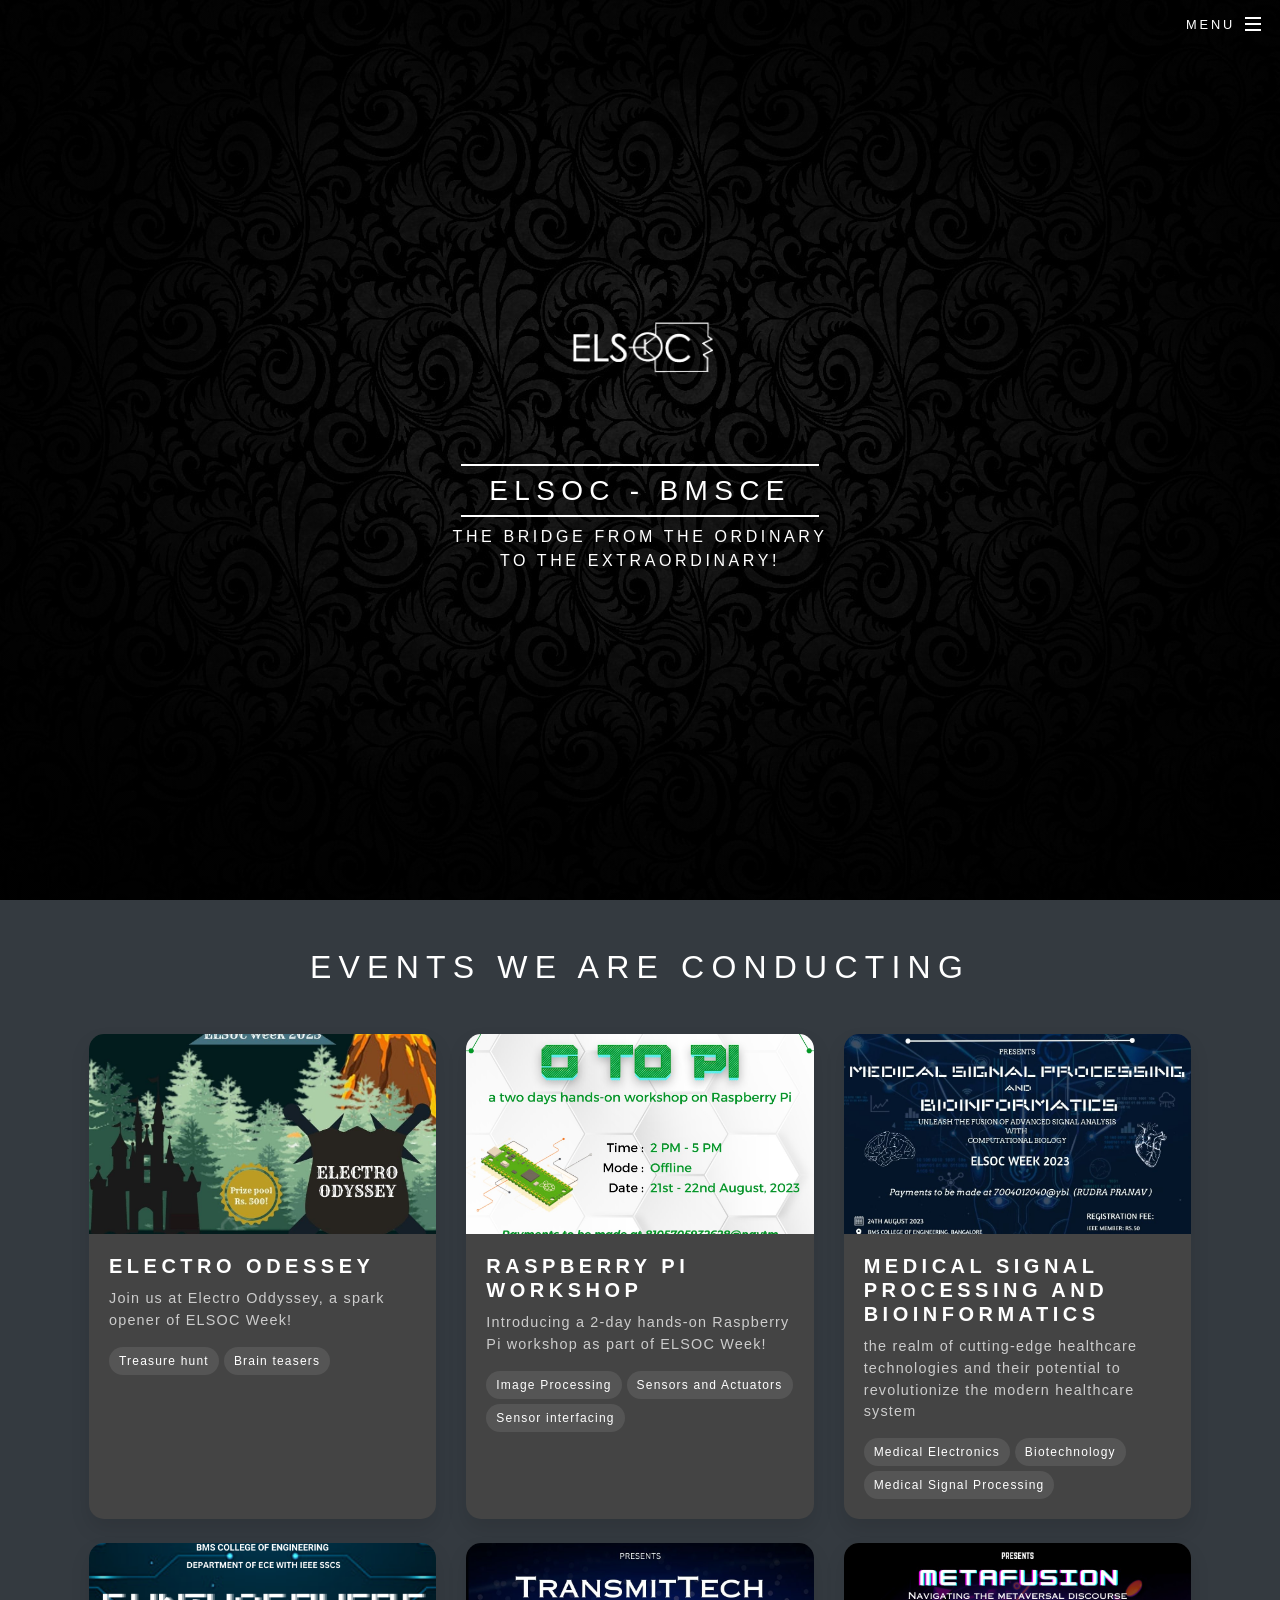
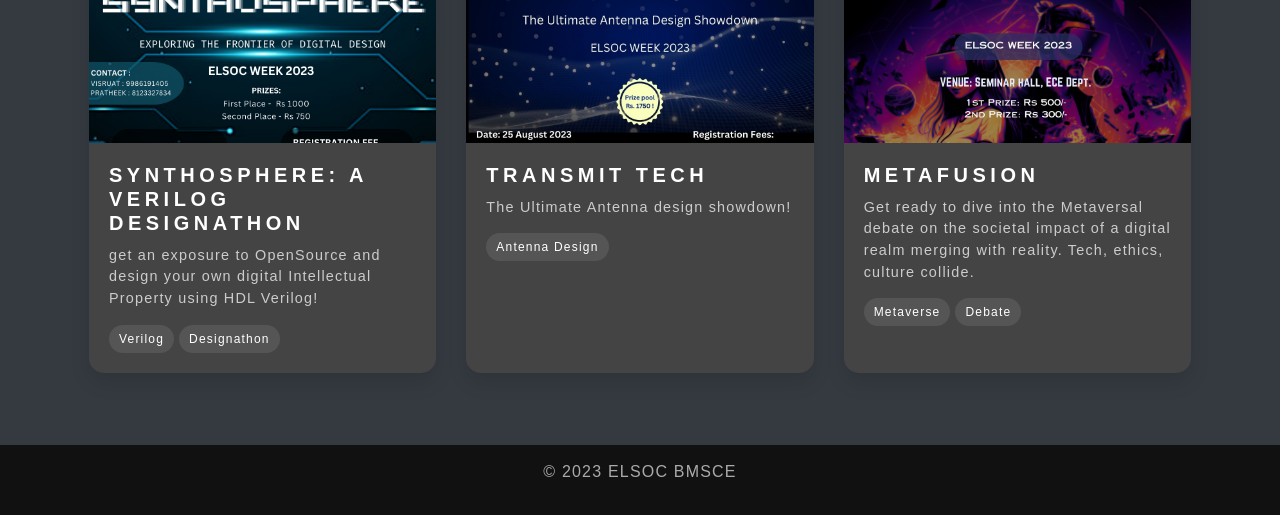
<file: index.html>
<!DOCTYPE html>
<!--
	Spectral by HTML5 UP
	html5up.net | @ajlkn
	Free for personal and commercial use under the CCA 3.0 license (html5up.net/license)
-->
<html>
  <head>
    <title>ELSOC BMSCE</title>
    <meta charset="utf-8" />
    <meta
      name="viewport"
      content="width=device-width, initial-scale=1, user-scalable=no"
    />
    <link rel="stylesheet" href="assets/css/main.css" />
    <link rel="shortcut icon" href="images/elsoc.png" type="image/x-icon" />

    <noscript
      ><link rel="stylesheet" href="assets/css/noscript.css"
    /></noscript>
    <link rel="stylesheet" href="https://stackpath.bootstrapcdn.com/bootstrap/4.5.2/css/bootstrap.min.css">
    <style>
      body {
          background-color: #222;
          color: #fff;
      }

      /* Navbar Styles */
      .navbar {
          background-color: rgba(0, 0, 0, 0.8);
      }


      /* Header Styles */
      #home {
      background-image: url('media/elsoc_logo.png');
      background-size: cover;
      background-position: center;
      height: 100vh;
      display: flex;
      flex-direction: column;
      justify-content: center;
      align-items: center;
      text-align: center;
      position: relative;
      overflow: hidden;
  }

  #home h1 {
      font-size: 3rem;
      margin-bottom: 90%; /* Adjust the margin-bottom to control the distance from the navbar */
      margin-top: 50%; /* Adjust the margin-top to control the distance from the navbar */
      font-weight: bold;
      text-shadow: 0 0 20px rgba(0, 0, 0, 0.5);
      animation: glowText 2s infinite;
  }

      #home p {
          font-size: 1.3rem;
          animation: fadeInUp 2s ease-out 1.5s forwards;
      }

      @keyframes glowText {
          0%, 100% {
              text-shadow: 0 0 20px rgba(0, 255, 0, 0.7);
          }
          50% {
              text-shadow: 0 0 30px rgba(255, 105, 180, 1);
          }
      }

      /* Event Card Styles */
      .event-card {
          background: #444;
          border-radius: 15px;
          box-shadow: 0 10px 20px rgba(0, 0, 0, 0.1);
          overflow: hidden;
          transition: transform 0.3s, box-shadow 0.3s;
      }

      .event-card:hover {
          transform: translateY(-5px);
          box-shadow: 0 15px 30px rgba(0, 0, 0, 0.2);
      }

      .event-card .event-img img {
          width: 100%;
          height: 200px;
          object-fit: cover;
          transition: transform 0.3s;
      }

      .event-card .event-img:hover img {
          transform: scale(1.05);
      }

      .event-card .event-info {
          padding: 20px;
      }

      .event-card .event-title {
          font-size: 1.25rem;
          font-weight: bold;
          margin-bottom: 10px;
      }

      .event-card .event-description {
          color: #ccc;
          font-size: 0.9rem;
          margin-bottom: 15px;
      }

      .event-card .register-button {
          background: linear-gradient(to right, #FFB6C1, #FF69B4);
          color: #fff;
          border: none;
          border-radius: 30px;
          padding: 8px 20px;
          font-weight: bold;
          transition: transform 0.2s, box-shadow 0.2s, background 0.2s;
          cursor: pointer;
          width: 100%;
      }

      .event-card .register-button:hover {
          transform: scale(1.05);
          box-shadow: 0 6px 20px rgba(255, 105, 180, 0.3);
          background: linear-gradient(to right, #FFA9D1, #FFB6C1);
      }

      .event-card .event-tags {
          display: flex;
          flex-wrap: wrap;
          gap: 5px;
          margin-top: 10px;
      }

      .event-card .event-tag {
          background: #555;
          color: #fff;
          font-size: 0.75rem;
          padding: 5px 10px;
          border-radius: 15px;
      }

      /* Floating Live Text Styles */
      .floating-text {
          position: absolute;
          top: 50%;
          left: 50%;
          margin-top: 40%;
          margin-bottom: 5%;
          transform: translate(-50%, -50%);
          font-size: 1.8rem;
          font-weight: 800;
          color: #7369ff;
          animation: floatText 3s infinite;
      }

      @keyframes floatText {
          0%, 100% {
              transform: translate(-50%, -50%) translateY(-10px);
          }
          50% {
              transform: translate(-50%, -50%);
          }
      }

      /* Footer Styles */
      footer {
          background-color: #111;
          color: #aaa;
          padding: 15px 0;
          text-align: center;
      }
  </style>
  <style>
        .call-button {
            display: inline-block;
            padding: 8px 16px;
            background: linear-gradient(135deg, #f9a7b0, #e89fa7);
            border: none;
            border-radius: 20px;
            color: white;
            font-weight: bold;
            text-decoration: none;
            box-shadow: 0px 2px 4px rgba(0, 0, 0, 0.2);
            cursor: pointer;
        }

        .call-button:hover {
            background: linear-gradient(135deg, #e89fa7, #d5969e);
        }
    </style>
  </head>
  <body class="landing is-preload">

    <!-- Page Wrapper -->
    <div id="page-wrapper">

      <!-- Header -->
      <header id="header" class="alt">
        <h1><a href="index.html">ELSoc</a></h1>
        <nav id="nav">
          <ul>
            <li class="special">
              <a href="#menu" class="menuToggle"><span>Menu</span></a>
              <div id="menu">
                <ul>
                  <li><a href="index.html">Home</a></li>
                  <li><a href="Events.html">Events &nbsp<button type="button" style="background-color: #363534" "border:none" "color:white" ><span class="blink_text"><font face="Comic sans MS">New</font></span></button> </a></li>
                 
                  <li><a href="About.html">About Us</a></li>
                  <!--
											<li><a href="#">Sign Up</a></li>
											<li><a href="#">Log In</a></li>
-->
                </ul>
              </div>
            </li>
          </ul>
        </nav>
      </header>

      <!-- Banner -->
      <section id="banner">
        <div class="inner">
          <img src="images/elsoc.png" width="250" />
          <p>&nbsp</p>

          <h2 style="opacity: 1">ELSOC - BMSCE</h2>
          <p>
            The Bridge from the ordinary<br />
            to the extraordinary!<br />
          </p>
          <p>&nbsp</p>
        </div>

        <!--						<a href="#one" class="more scrolly">Learn More</a>-->
      </section>

      


      <section id="events" class="bg-dark py-5">
        <div class="container">
            <h2 class="text-center mb-5">Events we are conducting</h2>
            <div class="row">

                <!-- ... Event cards ... -->

                <div class="col-md-6 col-lg-4 mb-4">
                    <div class="card event-card h-100 border-0">
                        <div class="event-img">
                            <img src="media/electro_odessey.jpeg" alt="Event 1">
                        </div>
                        <div class="event-info">
                            <h5 class="event-title">Electro Odessey</h5>
                            <p class="event-description">Join us at Electro Oddyssey, a spark opener of ELSOC Week!</p>
                            <p class="expanded-description d-none">A super fun game wherein you'll be thrust into a realm of problem-solving, strategic thinking, and heart-racing challenges.<br>
                                ⚔️ Your mission?<br>
                                Nothing short of finding hidden treasures through an exhilarating, brain-teasing treasure hunt. 🗝️<br><br>
                                
                                So will you answer this call of adventure on
                                2 PM, 19th August 2023?<br><br>
                                
                                Register in teams of 2<br><br>
                                
                                Registration fees: Rs. 0 👀<br>
                                Prize Pool: Rs. 500 🤩 <br><br> For any queries, contact:
                                <br>
                                Vinayak: <a class="call-button" href="tel:+9187624 66705">Call</a>
                                <br>
                                Arvind: <a class="call-button" href="tel:+916361 275 231">Call</a>
			    </p>
                            <div class="event-tags">
                                <span class="event-tag">Treasure hunt</span>
                                <span class="event-tag">Brain teasers</span>
                            </div>
                            <button class="register-button d-none" onclick="openRegistrationForm('https://forms.gle/UQ2zuAKn5HSUa8zp6')">Register Now</button>
                        </div>
                    </div>
                </div>

                <div class="col-md-6 col-lg-4 mb-4">
                    <div class="card event-card h-100 border-0">
                        <div class="event-img">
                            <img src="media/raspberrypi.jpeg" alt="Event 1">
                        </div>
                        <div class="event-info">
                            <h5 class="event-title">Raspberry Pi Workshop</h5>
                            <p class="event-description">Introducing a 2-day hands-on Raspberry Pi workshop as part of ELSOC Week!</p>
                            <p class="expanded-description d-none">Explore RasPi basics, from OS booting to sensor &amp; actuator interfacing, also witness image processing in action with Pi Cam!<br>
                                Secure your spot for an immersive experience with physical boards. Limited seats available, so don't miss out! 🔌<br><br>
                                
                                <strong>Date:</strong> 21st &amp; 22nd August 2023<br>
                                <strong>Time:</strong> 2 PM - 5 PM<br>
                                <strong>Mode:</strong> Offline<br><br>
                                
                                Registration fees: Rs.50  <br><br>For any queries, contact:
                                <br>
                                Rahul - <a class="call-button" href="tel:+9181057 05932">Call</a>
                                <br>
                                Rudra - <a class="call-button" href="tel:+9170040 12040">Call</a>
			    </p>
                            <div class="event-tags">
                                <span class="event-tag">Image Processing</span>
                                <span class="event-tag">Sensors and Actuators</span>
                                <span class="event-tag">Sensor interfacing</span>
                            </div>
                            <button class="register-button d-none" onclick="openRegistrationForm('https://forms.gle/n2E2q1Xat4H16QqLA')">Register Now</button>
                        </div>
                    </div>
                </div>

                <div class="col-md-6 col-lg-4 mb-4">
                    <div class="card event-card h-100 border-0">
                        <div class="event-img">
                            <img src="media/medicalsignalprocessing.jpg" alt="Event 1">
                        </div>
                        <div class="event-info">
                            <h5 class="event-title">Medical Signal Processing and Bioinformatics</h5>
                            <p class="event-description">the realm of cutting-edge healthcare technologies and their potential to revolutionize the modern healthcare system</p>
                            <p class="expanded-description d-none">Are you ready to uncover the realm of cutting-edge healthcare technologies and their potential to revolutionize the modern healthcare system? 🏥<br><br>
    
                                IEEE Signal Processing Society in collaboration with ELSOC is organizing a workshop on the account of ELSOC WEEK. It is a unique opportunity to explore the world of Medical Signal Processing and Bioinformatics 🧫🩺<br><br>
                                
                                🚀 Immerse yourself in an exclusive workshop that offers hands-on practical exercises, designed to provide you with firsthand experience in the field of Medical Signal Processing.<br><br>
                                
                                <strong>Date:</strong> 24th August 2023<br>
                                <strong>Time:</strong> 10:00 AM<br><br>
                                
                                Registration Fee:<br>
                                IEEE Members: ₹50<br>
                                Non-IEEE Members: ₹80 <br>
                                As a participant, you will receive certificates, recognizing your contribution to this significant event. Join us and become a part of this incredible journey that fuses the worlds of healthcare and technology! 👩‍⚕️👨‍💻🧬 <br><br>For further information and inquiries, please don't hesitate to contact our coordinators:
                                <br>
                                Samrudh: <a class="call-button" href="tel:+918884840600">Call</a>
                                <br>
                                Shashank: <a class="call-button" href="tel:+919741143939">Call</a>
                                <br>
                                Sanjana: <a class="call-button" href="tel:+916361294257">Call</a>
			    </p>
                            <div class="event-tags">
                                <span class="event-tag">Medical Electronics</span>
                                <span class="event-tag">Biotechnology</span>
                                <span class="event-tag">Medical Signal Processing</span>
                            </div>
                            <button class="register-button d-none" onclick="openRegistrationForm('https://forms.gle/Hyk2uZoeAToYnktu6')">Register Now</button>
                        </div>
                    </div>
                </div>


                <div class="col-md-6 col-lg-4 mb-4">
                    <div class="card event-card h-100 border-0">
                        <div class="event-img">
                            <img src="media/SYNTHOSPHERE.png" alt="Event 1">
                        </div>
                        <div class="event-info">
                            <h5 class="event-title">SynthoSphere: A Verilog Designathon</h5>
                            <p class="event-description">get an exposure to OpenSource and design your own digital Intellectual Property using HDL Verilog!</p>
                            <p class="expanded-description d-none">
                                BMSCE IEEE SSCS in collaboration with Dept. Of ECE, BMSCE as a part of ELSOC Week, brings to you SynthoSphere: A Verilog Designathon, get an exposure to OpenSource and design your own digital Intellectual Property using HDL Verilog!<br><br>
    
    The challenge is of two stages:🤖<br>
    1. Craft a complex and innovative digital design.<br>
    2. Ensure that the simulation results remain consistent before and after synthesis.<br><br>
    
    <strong>Note:</strong> Tools and Tutorials will be provided online. Internship opportunities for participants based on performance.<br><br>
    
    <strong>Prizes:</strong><br>
    1st Place - Rs 1000<br>
    2nd Place - Rs 750<br><br>
    
    <strong>Date:</strong> 24th &amp; 25th August, 2023.<br>
    <strong>Mode:</strong> Online<br><br>
    
    Registration Fees:<br>
    IEEE Members - Rs 30<br>
    Non IEEE Members - Rs 50 <br> <br>For more details:<br>
    Visruat - <a class="call-button" href="tel:+919986191405">Call</a> <br>
    Pratheek - <a class="call-button" href="tel:+9181233 27834">Call</a>
                            </p>
                            <div class="event-tags">
                                <span class="event-tag">Verilog</span>
                                <span class="event-tag">Designathon</span>
                            </div>
                            <button class="register-button d-none" onclick="openRegistrationForm('https://forms.gle/dQv8xJNC174MprbU7')">Register Now</button>
                        </div>
                    </div>
                </div>

                <div class="col-md-6 col-lg-4 mb-4">
                  <div class="card event-card h-100 border-0">
                      <div class="event-img">
                          <img src="media/transmit_tech.jpg" alt="Event 1">
                      </div>
                      <div class="event-info">
                          <h5 class="event-title">Transmit Tech</h5>
                          <p class="event-description">The Ultimate Antenna design showdown!</p>
                          <p class="expanded-description d-none">
                                
                                BMSCE IEEE APS in collaboration with Dept. Of ECE, BMSCE as a part of ELSOC Week, presents to you <strong>TransmitTech</strong>, a unique Antenna designing competition with a strong emphasis on real-world usability.


<br><br>
  Participants will be challenged with creating antenna designs that serve specific purposes and will later be reviewed by a panel of five accomplished judges with expertise in the field. Unleash your creativity, push the boundaries of technology, and craft purpose-driven antenna designs that could revolutionize the way we connect.
<br><br>


  <strong>Prizes:</strong><br>
  1st Place - Rs 1000<br>
  2nd Place - Rs 750
<br>

<br><br>
  <strong>Date:</strong> 25th August, 2023.<br>
  <strong>Mode:</strong> Hybrid<br>
  <strong>Registration Fees:</strong><br>
  IEEE Members - Rs. 35<br>
  Non IEEE Members - Rs. 50
<br><br>
			<br>For more details, please contact:<br>
Prajeet: <a class="call-button" href="tel:+918792063841">Call</a><br>
Shriya: <a class="call-button" href="tel:+919731434277">Call</a>
                          
                            </p>
                          <div class="event-tags">
                              <span class="event-tag">Antenna Design</span>

                          </div>
                          <button class="register-button d-none" onclick="openRegistrationForm('https://forms.gle/sPMjofQud3pFeZQc7')">Register Now</button>
                      </div>
                  </div>
              </div>

		    
<div class="col-md-6 col-lg-4 mb-4">
    <div class="card event-card h-100 border-0">
        <div class="event-img">
            <img src="media/metafusion.jpg" alt="Event 1">
        </div>
        <div class="event-info">
            <h5 class="event-title">Metafusion</h5>
            <p class="event-description">Get ready to dive into the Metaversal debate on the societal impact of a digital realm merging with reality. Tech, ethics, culture collide.</p>
            <p class="expanded-description d-none">
                
                    BMSCE, IEEE COMSOC in collaboration with ELSOC brings you<br>
                    MetaFusion— Navigating The Metaversal Discourse<br>
                    as a part of ELSOC Week!<br><br>
                
    
                    "You don't win a debate by suppressing discussion; you win it with a better argument." 🗣️<br><br>

                Get ready to dive into the Metaversal debate on the societal impact of a digital realm merging with reality. Tech, ethics, culture collide.
                Don't miss out on this amazing opportunity to engage in thought-provoking discussions and win awesome prizes. 🎙️
                <br><br>
                🏆 First Prize: Rs 500<br>
                🥈 Second Prize: Rs 300
                <br><br>
                <strong>Date:</strong> 23/08/23<br>
                <strong>Time:</strong> 2PM<br>
                <strong>Venue:</strong> ECE Seminar Hall
                <br>
                <strong>Registration Fees:</strong><br>
                IEEE Members: Rs 35<br>
                Non IEEE Members: Rs 50
                <br>
                <strong>For any queries contact:</strong><br>
                Spoorthi Bhat - <a class="call-button" href="tel:+9199645 42325">Call</a><br>
                Ujjwal Rakesh - <a class="call-button" href="tel:+917070181312">Call</a>
            </p>
            <div class="event-tags">
                <span class="event-tag">Metaverse</span>
                <span class="event-tag">Debate</span>
            </div>
            <button class="register-button d-none" onclick="openRegistrationForm('https://forms.gle/obUFa2j8HZg7Wp9UA')">Register Now</button>
        </div>
    </div>
</div>



                <!-- Repeat for other events -->

            </div>
        </div>
    </section>

    <!-- More sections: Gallery, About Us, Contact -->

    <footer>
        <div class="container">
            <p>&copy; 2023 ELSOC BMSCE</p>
        </div>
    </footer>

    <script src="https://code.jquery.com/jquery-3.5.1.slim.min.js"></script>
    <script src="https://cdn.jsdelivr.net/npm/@popperjs/core@2.9.1/dist/umd/popper.min.js"></script>
    <script src="https://stackpath.bootstrapcdn.com/bootstrap/4.5.2/js/bootstrap.min.js"></script>
    <script>
        function openRegistrationForm(url) {
            window.open(url, '_blank');
        }
    </script>
    <script>
        // JavaScript to toggle description and registration button visibility
        document.addEventListener("DOMContentLoaded", function() {
            const eventCards = document.querySelectorAll(".event-card");
    
            eventCards.forEach(function(card) {
                const description = card.querySelector(".event-description");
                const expandedDescription = card.querySelector(".expanded-description");
                const registerButton = card.querySelector(".register-button");
    
                card.addEventListener("click", function() {
                    description.classList.toggle("d-none");
                    expandedDescription.classList.toggle("d-none");
                    registerButton.classList.toggle("d-none");
                });
            });
        });
    
        function openRegistrationForm(url) {
            window.open(url, '_blank');
        }
    </script>

  <!-- Scripts -->
  <script src="assets/js/jquery.min.js"></script>
  <script src="assets/js/jquery.scrollex.min.js"></script>
  <script src="assets/js/jquery.scrolly.min.js"></script>
  <script src="assets/js/browser.min.js"></script>
  <script src="assets/js/breakpoints.min.js"></script>
  <script src="assets/js/util.js"></script>
  <script src="assets/js/main.js"></script>
  </body>
</html>
</file>
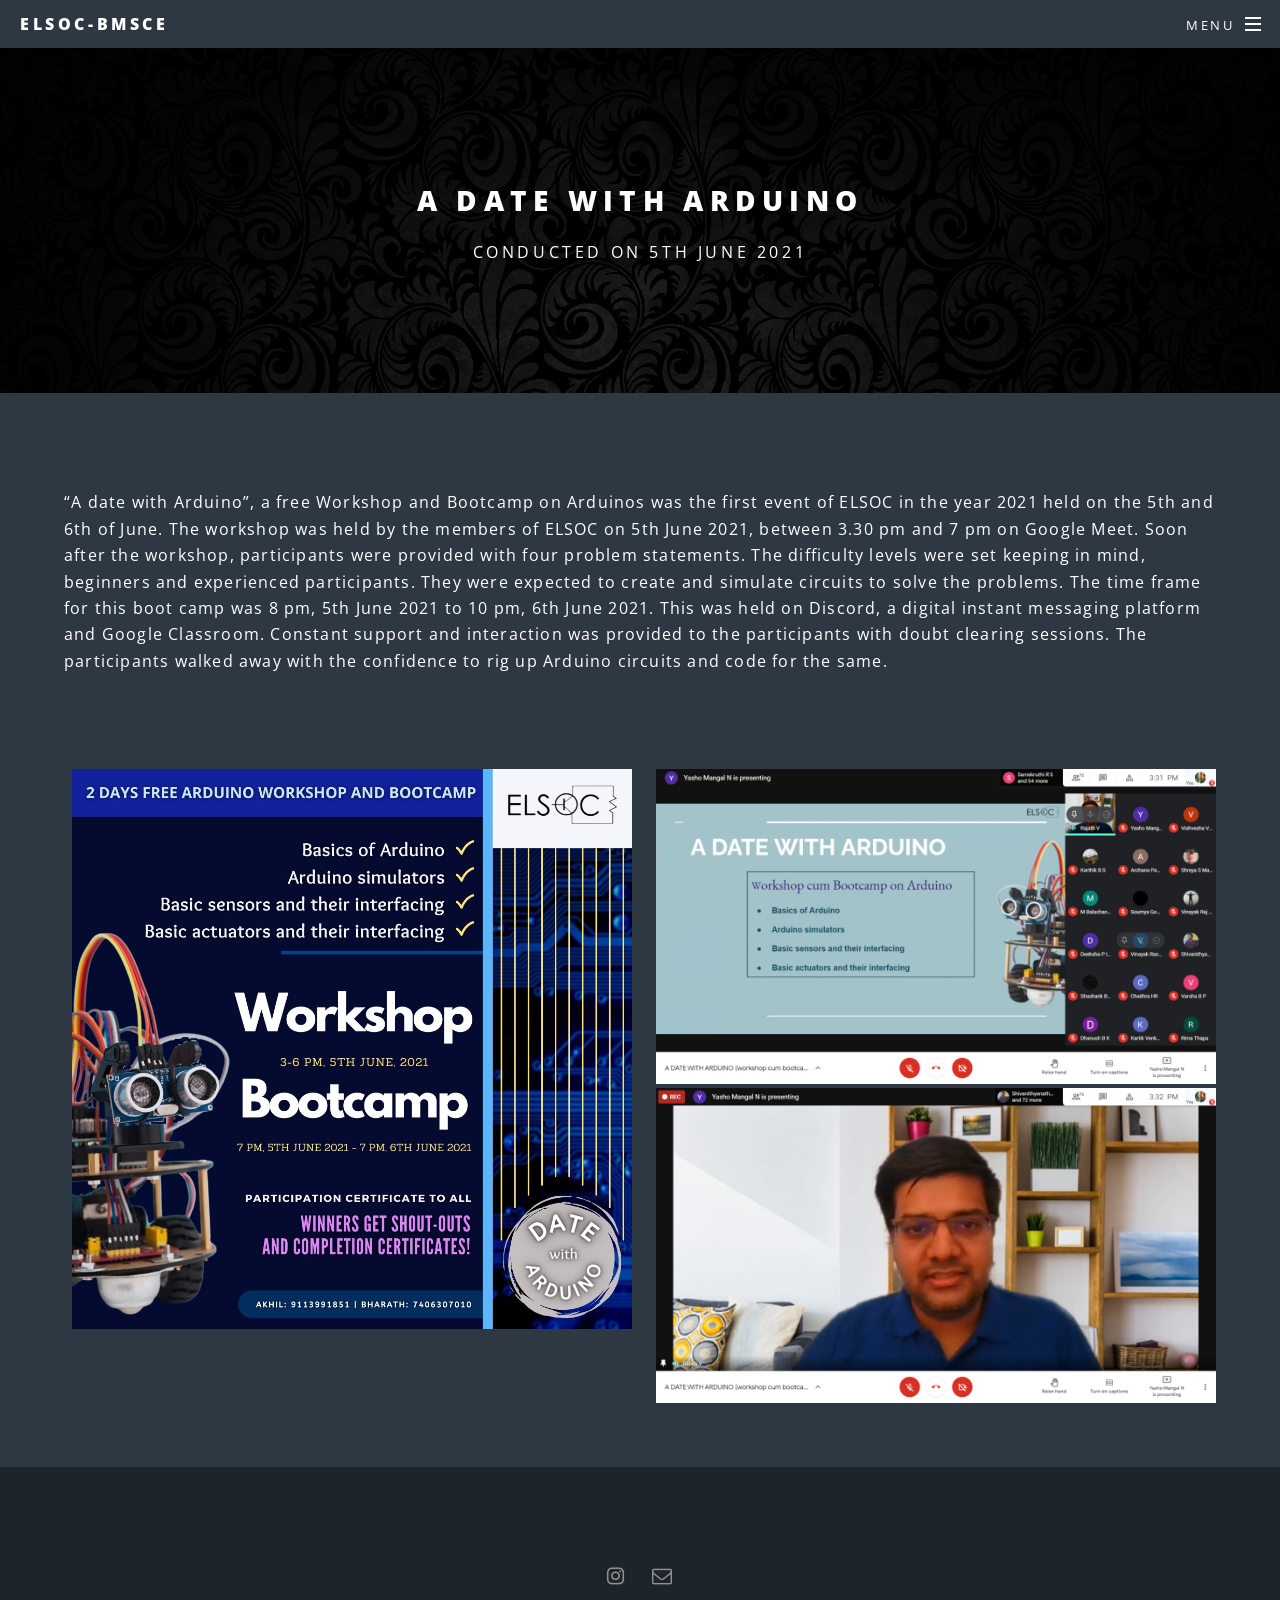
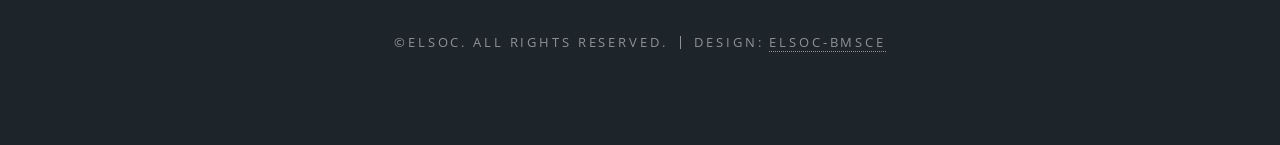
<file: A_date_with_Arduino.html>
<!DOCTYPE HTML>
<!--
	Spectral by HTML5 UP
	html5up.net | @ajlkn
	Free for personal and commercial use under the CCA 3.0 license (html5up.net/license)
-->
<html>
	<head>
		<title>ELSOC-BMSCE</title>
		<meta charset="utf-8" />
		<meta name="viewport" content="width=device-width, initial-scale=1, user-scalable=no" />
		<link rel="stylesheet" href="assets/css/main.css" /> <link rel="shortcut icon" href="images/elsoc.png" type="image/x-icon" />
		<noscript><link rel="stylesheet" href="assets/css/noscript.css" /></noscript>
	</head>
	<body class="is-preload">

		<!-- Page Wrapper -->
			<div id="page-wrapper">

				<!-- Header -->
					<header id="header">
						<h1><a href="index.html">ELSOC-BMSCE</a></h1>
						<nav id="nav">
							<ul>
								<li class="special">
									<a href="#menu" class="menuToggle"><span>Menu</span></a>
									<div id="menu">
										<ul>
											<li><a href="index.html">Home</a></li>
                                            <li><a href="Events.html">Events &nbsp<button type="button" style="background-color: #363534" "border:none" "color:white" ><span class="blink_text"><font face="Comic sans MS">New</font></span></button> </a></li>  
                                            <li><a href="workshops.html">Workshops</a></li>
											<li><a href="About.html">About</a></li>
										</ul>
									</div>
								</li>
							</ul>
						</nav>
					</header>

				<!-- Main -->
					<article id="main">
						<header>
							<h2>A Date with Arduino</h2>
							<p>Conducted on 5th June 2021</p>
						</header>
						<section class="wrapper style6">
							<div class="inner">
								<p>“A date with Arduino”, a free Workshop and Bootcamp on Arduinos was the first event of ELSOC in the year 2021 held on the 5th and 6th of June. The workshop was held by the members of ELSOC on 5th June 2021, between 3.30 pm and 7 pm on Google Meet. Soon after the workshop, participants were provided with four problem statements. The difficulty levels were set keeping in mind, beginners and experienced participants. They were expected to create and simulate circuits to solve the problems. The time frame for this boot camp was 8 pm, 5th June 2021 to 10 pm, 6th June 2021. This was held on Discord, a digital instant messaging platform and Google Classroom. Constant support and interaction was provided to the participants with doubt clearing sessions. The participants walked away with the confidence to rig up Arduino circuits and code for the same. <br>
                                    <p></p><br>
                                </p>

								<div class="row"> 
                                  <div class="column" >
                                        <img src="images/ADWA_poster.jpeg" style="width: 100%">
                                  </div>
                                  <div class = "column">
									
                                      <img src="images/ADWA_1.jpeg" style="width: 100%">
									  <br>
                                      <img src="images/ADWA_2.jpeg" style="width: 100%">
                                 </div>
							</div>
							
						</section>
					</article>

				<!-- Footer -->
					<footer id="footer">
						<ul class="icons">
							 
							<li><a href="https://www.instagram.com/elsocbmsce/" class="icon fa-instagram"><span class="label">Instagram</span></a></li>
<!--							<li><a href="#" class="icon fa-dribbble"><span class="label">Dribbble</span></a></li>-->
							<li><a href="mailto: elsoc.bmsce.ec@gmail.com" class="icon fa-envelope-o"><span class="label">Email</span></a></li>
						</ul>
						<ul class="copyright">
                            <li>&copy;ELSOC. All rights reserved.</li><li>Design: <a href="https://github.com/ElsocBmsce">ELSOC-BMSCE</a></li>
                        </ul>
					</footer>

			</div>

		<!-- Scripts -->
			<script src="assets/js/jquery.min.js"></script>
			<script src="assets/js/jquery.scrollex.min.js"></script>
			<script src="assets/js/jquery.scrolly.min.js"></script>
			<script src="assets/js/browser.min.js"></script>
			<script src="assets/js/breakpoints.min.js"></script>
			<script src="assets/js/util.js"></script>
			<script src="assets/js/main.js"></script>

	</body>
</html>
</file>
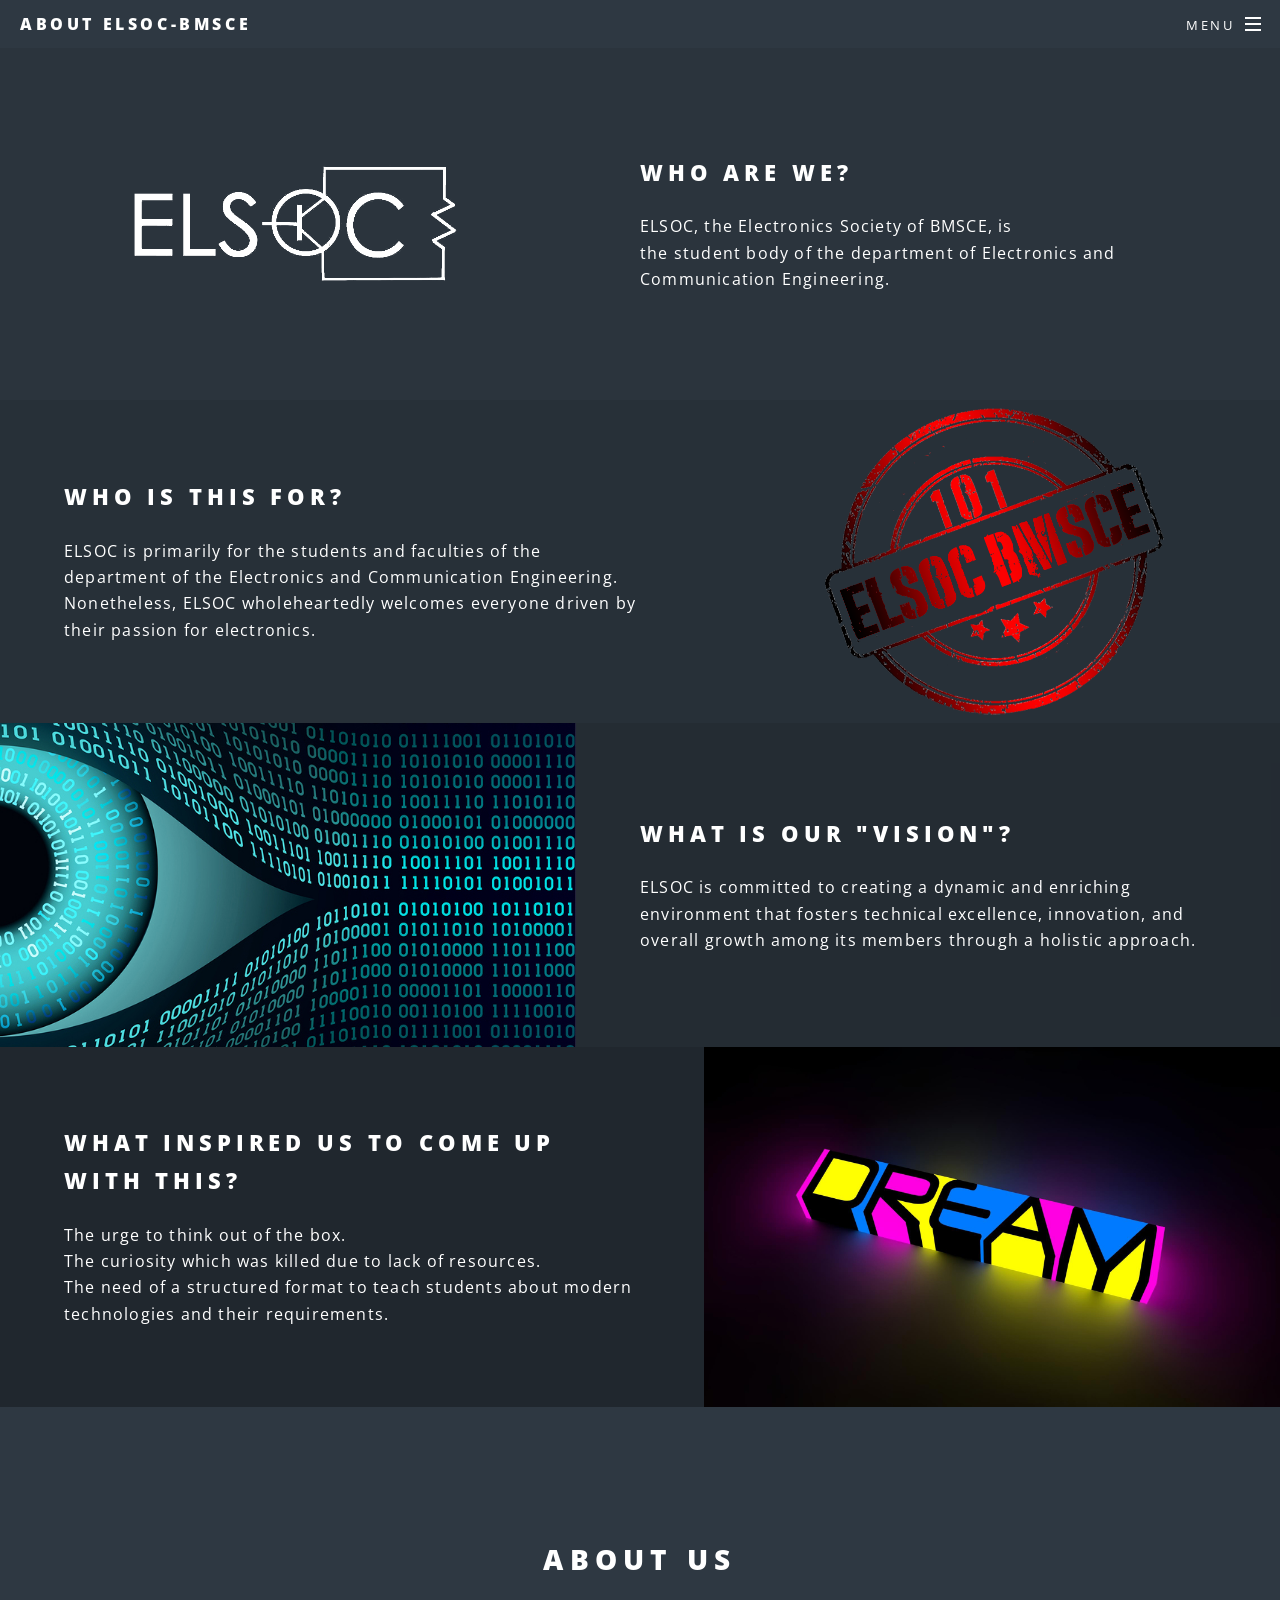
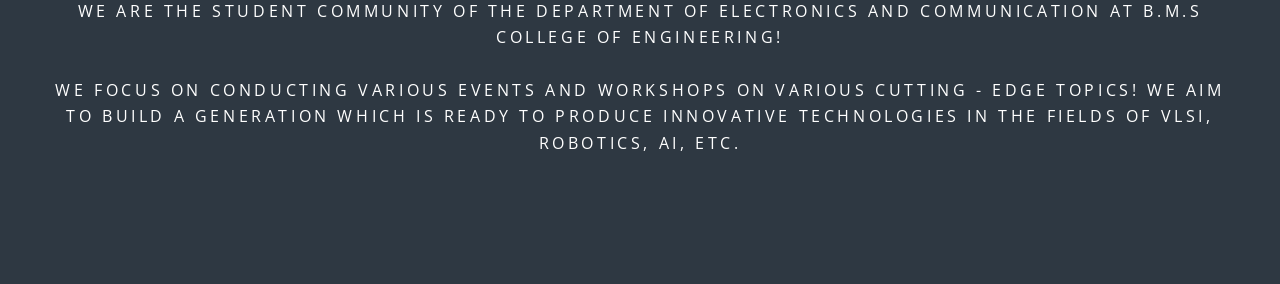
<file: About.html>
<!DOCTYPE HTML>
<!--
	Spectral by HTML5 UP
	html5up.net | @ajlkn
	Free for personal and commercial use under the CCA 3.0 license (html5up.net/license)
-->
<html>
	<head>
		<title>ELSOC-BMSCE</title>
		<meta charset="utf-8" />
		<meta name="viewport" content="width=device-width, initial-scale=1, user-scalable=no" />
		<link rel="stylesheet" href="assets/css/main.css" /> <link rel="shortcut icon" href="images/elsoc.png" type="image/x-icon" />
		<noscript><link rel="stylesheet" href="assets/css/noscript.css" /></noscript>
	</head>
	<body class="is-preload">

		<!-- Page Wrapper -->
			<div id="page-wrapper">

				<!-- Header -->
					<header id="header">
						<h1><a href="index.html">About ELSOC-BMSCE</a></h1>
						<nav id="nav">
							<ul>
								<li class="special">
									<a href="#menu" class="menuToggle"><span>Menu</span></a>
									<div id="menu">
										<ul>
											<li><a href="index.html">Home</a></li>
                                            <li><a href="Events.html">Events &nbsp<button type="button" style="background-color: #363534" "border:none" "color:white" ><span class="blink_text"><font face="Comic sans MS">New</font></span></button> </a></li>  


											<li><a href="About.html">About Us</a></li>

										</ul>
									</div>
								</li>
							</ul>
						</nav>
					</header>

					<!-- Two -->
					<section id="two" class="wrapper alt style4">
						<section class="spotlight">
						  <div class="image"><img src="images/elsoc.png" alt="" /></div>
						  <div class="content">
							<h2>Who are we?</h2>
							<p>
							  ELSOC, the Electronics Society of BMSCE, is <br>the student body of the department of Electronics and Communication Engineering. 
							</p>
						  </div>
						</section>
				
						<section class="spotlight">
						  <div class="image"><img src="images/1.png" alt="" /></div>
						  <div class="content">
							<h2>WHO IS THIS FOR?</h2>
							<p>
							 ELSOC is primarily for the students and faculties of the department of the Electronics and Communication Engineering. <br>Nonetheless, ELSOC wholeheartedly welcomes everyone driven by their passion for electronics. 

							</p>
						  </div>
						</section>
				
						<section class="spotlight">
						  <div class="image"><img src="images/2.jpg" alt="" /></div>
						  <div class="content">
							<h2>What is our "Vision"?</h2>
							<p>
							  ELSOC is committed to creating a dynamic and enriching environment that fosters technical excellence, innovation, and overall growth among its members through a holistic approach. 
							</p>
						  </div>
						</section>
				
						<section class="spotlight">
						  <div class="image"><img src="images/3.jpg" alt="" /></div>
						  <div class="content">
							<h2>What inspired us to come up with this?</h2>
							<p>
							  The urge to think out of the box.<br />The curiosity which was
							  killed due to lack of resources.<br />The need of a structured
							  format to teach students about modern technologies and their
							  requirements.
							</p>
						  </div>
						</section>
						
					  </section>
				

				<!-- Main -->
					<article id="main">
						<header>
							<h2>About Us</h2>
							<p>WE ARE THE STUDENT COMMUNITY OF THE DEPARTMENT OF ELECTRONICS AND COMMUNICATION AT B.M.S COLLEGE OF ENGINEERING! <br><br>WE FOCUS ON CONDUCTING VARIOUS EVENTS AND WORKSHOPS ON VARIOUS CUTTING - EDGE TOPICS! WE AIM TO BUILD A GENERATION WHICH IS READY TO PRODUCE INNOVATIVE TECHNOLOGIES IN THE FIELDS OF VLSI, ROBOTICS, AI, ETC.</p>
						</header>


			

			</div>

		<!-- Scripts -->
			<script src="assets/js/jquery.min.js"></script>
			<script src="assets/js/jquery.scrollex.min.js"></script>
			<script src="assets/js/jquery.scrolly.min.js"></script>
			<script src="assets/js/browser.min.js"></script>
			<script src="assets/js/breakpoints.min.js"></script>
			<script src="assets/js/util.js"></script>
			<script src="assets/js/main.js"></script>

	</body>
</html>
</file>
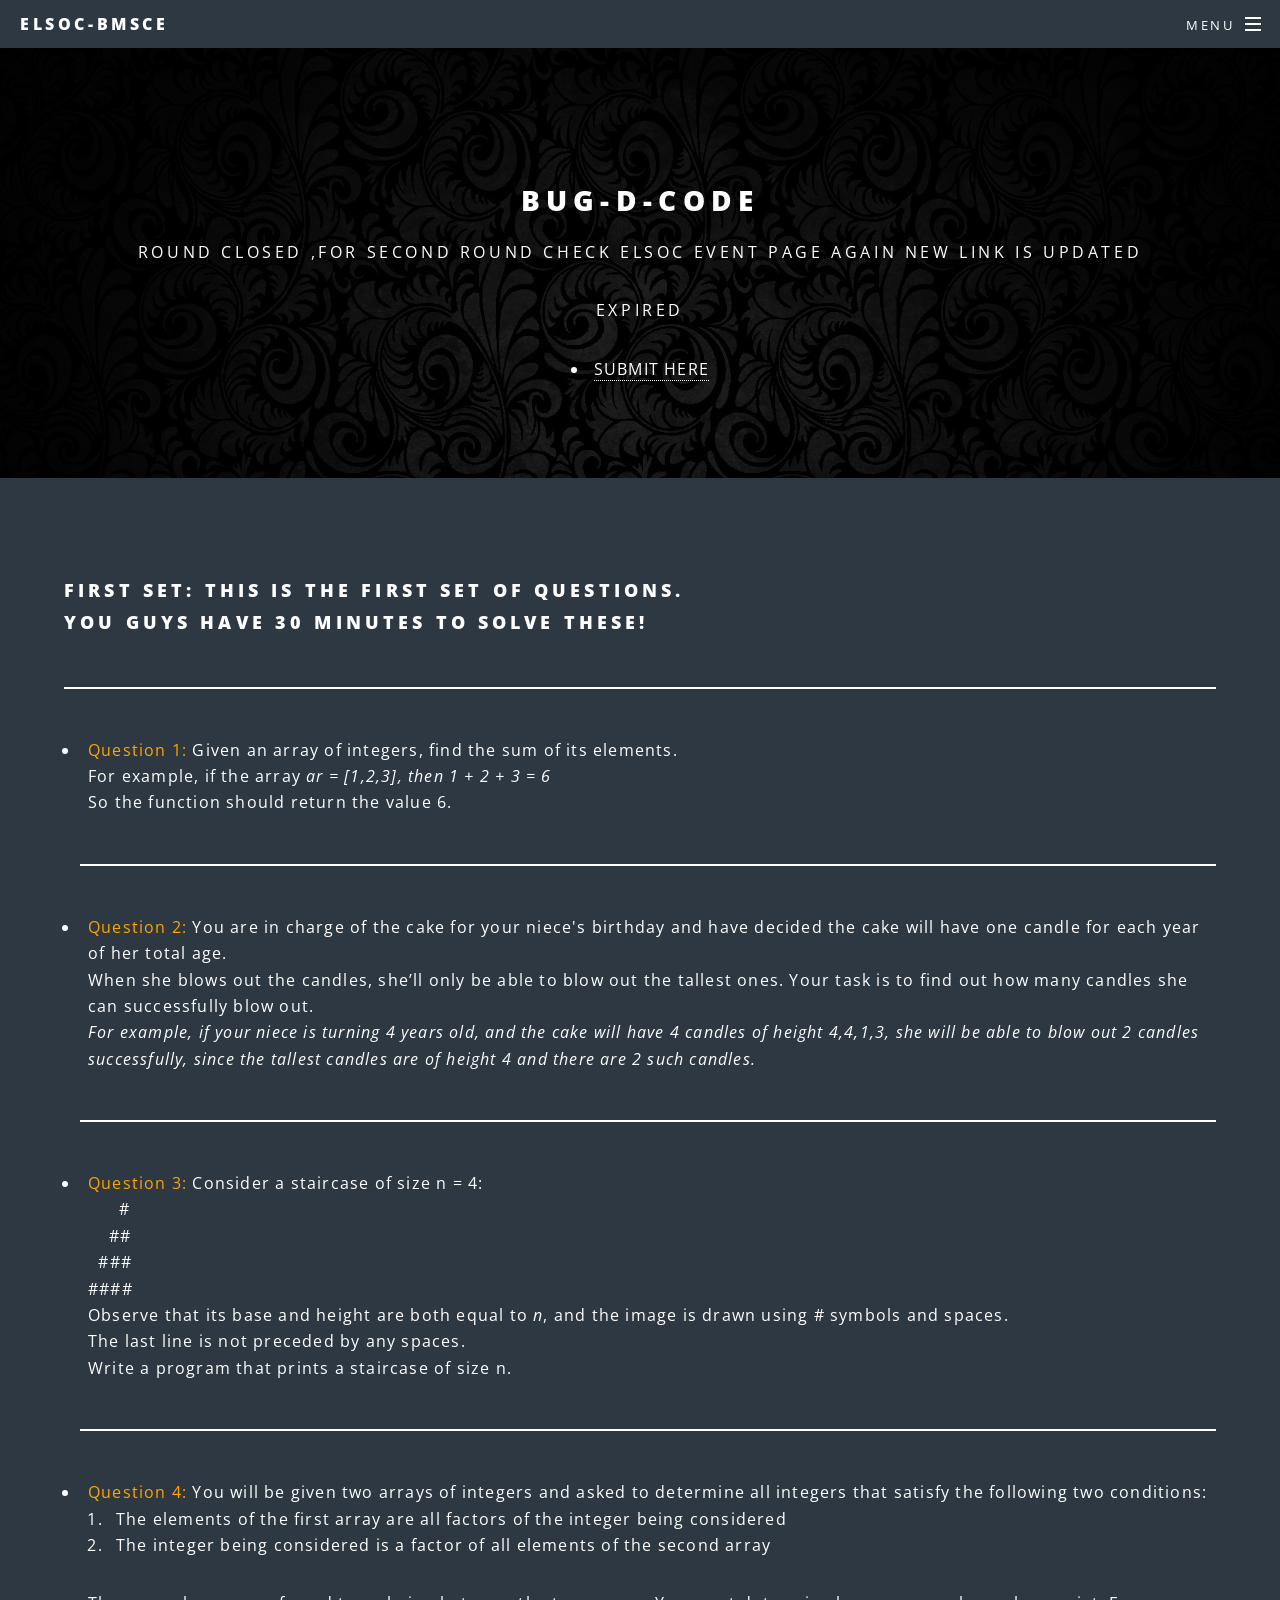
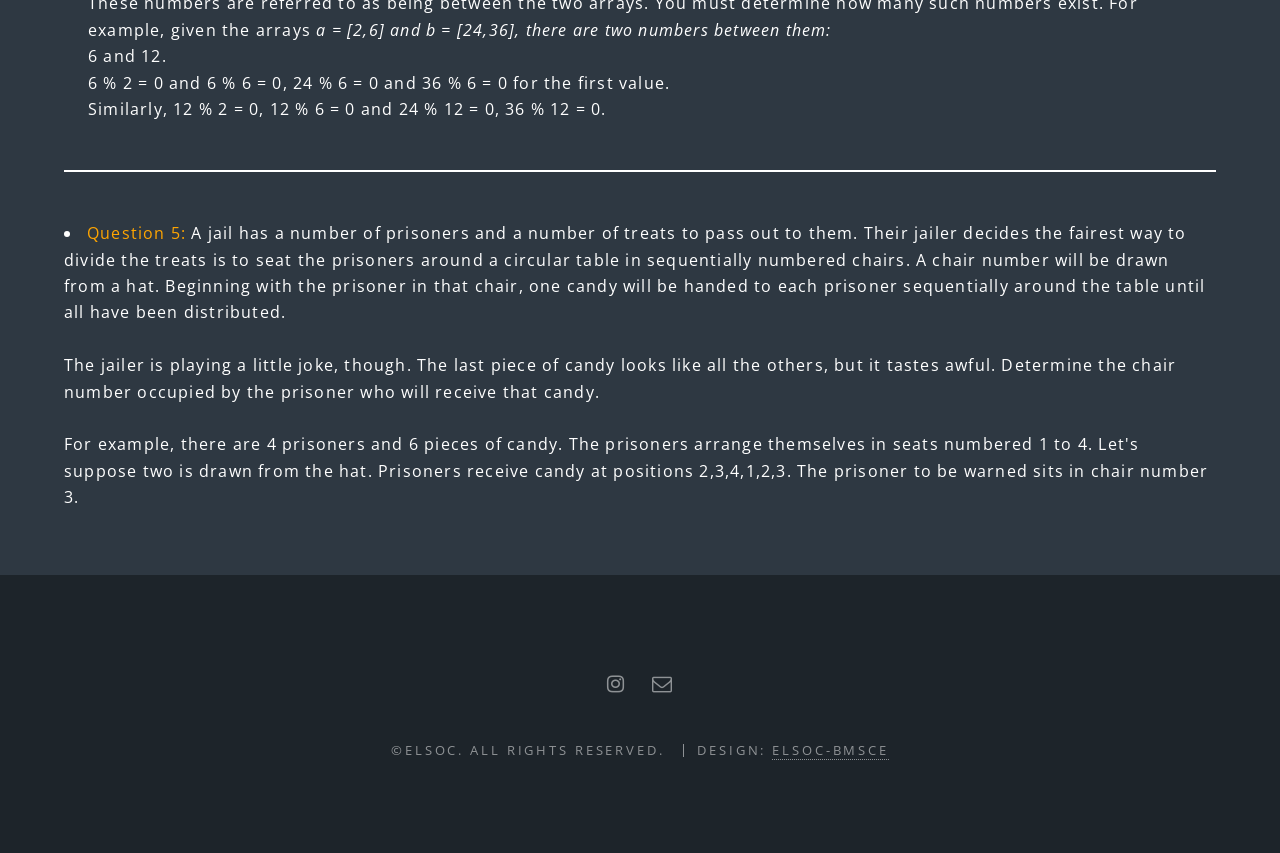
<file: bug_d_code.html>
<!DOCTYPE html>
<!--
	Spectral by HTML5 UP
	html5up.net | @ajlkn
	Free for personal and commercial use under the CCA 3.0 license (html5up.net/license)
-->
<html>
  <head>
    <title>ELSOC-BMSCE</title>
    <meta charset="utf-8" />
    <meta
      name="viewport"
      content="width=device-width, initial-scale=1, user-scalable=no"
    />
    <link rel="stylesheet" href="assets/css/main.css" />
    <link rel="shortcut icon" href="images/elsoc.png" type="image/x-icon" />
    <noscript
      ><link rel="stylesheet" href="assets/css/noscript.css"
    /></noscript>
  </head>
  <body class="is-preload">
    <!-- Page Wrapper -->
    <div id="page-wrapper">
      <!-- Header -->
      <header id="header">
        <h1><a href="index.html">ELSOC-BMSCE</a></h1>
        <nav id="nav">
          <ul>
            <li class="special">
              <a href="#menu" class="menuToggle"><span>Menu</span></a>
              <div id="menu">
                <ul>
                  <li><a href="index.html">Home</a></li>
                  <li><a href="Events.html">Events &nbsp<button type="button" style="background-color: #363534" "border:none" "color:white" ><span class="blink_text"><font face="Comic sans MS">New</font></span></button> </a></li>
                  <li><a href="workshops.html">Workshops</a></li>
                  <li><a href="About.html">About</a></li>
                </ul>
              </div>
            </li>
          </ul>
        </nav>
      </header>

      <!-- Main -->
      <article id="main">
        <header>
          <h2>BUG-D-CODE</h2>
          <p>
            Round closed ,for second round check elsoc event page again new link
            is updated
          </p>

          <p id="demo"></p>

          <li>
            <a href="https://goo.gl/forms/RGtSNnITqmPw00Ph2">SUBMIT HERE </a>
          </li>
        </header>
        <section class="wrapper styl6">
          <div class="inner">
            <h3>
              First Set: This is the first set of questions. <br />You guys have
              30 minutes to solve these!
            </h3>
            <hr />
            <ul>
              <li>
                <span style="color: orange">Question 1:</span> Given an array of
                integers, find the sum of its elements.<br />
                For example, if the array
                <i>ar = [1,2,3], then 1 + 2 + 3 = 6 </i><br />So the function
                should return the value 6.
              </li>
              <hr />
              <li>
                <span style="color: orange">Question 2:</span> You are in charge
                of the cake for your niece's birthday and have decided the cake
                will have one candle for each year of her total age.<br />
                When she blows out the candles, she’ll only be able to blow out
                the tallest ones. Your task is to find out how many candles she
                can successfully blow out.<br /><i
                  >For example, if your niece is turning 4 years old, and the
                  cake will have 4 candles of height 4,4,1,3, she will be able
                  to blow out 2 candles successfully, since the tallest candles
                  are of height 4 and there are 2 such candles.</i
                >
              </li>

              <hr />

              <li>
                <span style="color: orange">Question 3: </span>Consider a
                staircase of size n = 4:<br />&nbsp&nbsp&nbsp&nbsp&nbsp&nbsp#<br />
                &nbsp&nbsp&nbsp ##<br />
                &nbsp&nbsp###<br />
                ####<br />Observe that its base and height are both equal to
                <i>n</i>, and the image is drawn using # symbols and spaces.<br />
                The last line is not preceded by any spaces.<br />Write a
                program that prints a staircase of size n.
              </li>
              <hr />

              <li>
                <span style="color: orange">Question 4: </span>You will be given
                two arrays of integers and asked to determine all integers that
                satisfy the following two conditions:<br />
                <ol>
                  <li>
                    The elements of the first array are all factors of the
                    integer being considered
                  </li>
                  <li>
                    The integer being considered is a factor of all elements of
                    the second array
                  </li>
                </ol>
                These numbers are referred to as being between the two arrays.
                You must determine how many such numbers exist. For example,
                given the arrays
                <i
                  >a = [2,6] and b = [24,36], there are two numbers between
                  them:</i
                ><br />6 and 12.<br />6 % 2 = 0 and 6 % 6 = 0, 24 % 6 = 0 and 36
                % 6 = 0 for the first value. <br />
                Similarly, 12 % 2 = 0, 12 % 6 = 0 and 24 % 12 = 0, 36 % 12 = 0.
              </li>
            </ul>
            <hr />
            <li>
              <span style="color: orange">Question 5: </span>A jail has a number
              of prisoners and a number of treats to pass out to them. Their
              jailer decides the fairest way to divide the treats is to seat the
              prisoners around a circular table in sequentially numbered chairs.
              A chair number will be drawn from a hat. Beginning with the
              prisoner in that chair, one candy will be handed to each prisoner
              sequentially around the table until all have been distributed.<br /><br />

              The jailer is playing a little joke, though. The last piece of
              candy looks like all the others, but it tastes awful. Determine
              the chair number occupied by the prisoner who will receive that
              candy.<br /><br />For example, there are 4 prisoners and 6 pieces
              of candy. The prisoners arrange themselves in seats numbered 1 to
              4. Let's suppose two is drawn from the hat. Prisoners receive
              candy at positions 2,3,4,1,2,3. The prisoner to be warned sits in
              chair number 3.
            </li>
          </div>
        </section>
      </article>

      <!-- Footer -->
      <footer id="footer">
        <ul class="icons">
          <li>
            <a
              href="https://www.instagram.com/elsocbmsce/"
              class="icon fa-instagram"
              ><span class="label">Instagram</span></a
            >
          </li>
          <!--							<li><a href="#" class="icon fa-dribbble"><span class="label">Dribbble</span></a></li>-->
          <li>
            <a
              href="mailto: elsoc.bmsce.ec@gmail.com"
              class="icon fa-envelope-o"
              ><span class="label">Email</span></a
            >
          </li>
        </ul>
        <ul class="copyright">
          <li>&copy;ELSOC. All rights reserved.</li>
          <li>
            Design: <a href="https://github.com/ElsocBmsce">ELSOC-BMSCE</a>
          </li>
        </ul>
      </footer>
    </div>

    <!-- Scripts -->
    <script src="assets/js/jquery.min.js"></script>
    <script src="assets/js/jquery.scrollex.min.js"></script>
    <script src="assets/js/jquery.scrolly.min.js"></script>
    <script src="assets/js/browser.min.js"></script>
    <script src="assets/js/breakpoints.min.js"></script>
    <script src="assets/js/util.js"></script>
    <script src="assets/js/main.js"></script>

    <script>
      // Set the date we're counting down to
      var countDownDate = new Date("Nov22, 2018 23:57:00").getTime();

      // Update the count down every 1 second
      var x = setInterval(function () {
        // Get todays date and time
        var now = new Date().getTime();

        // Find the distance between now and the count down date
        var distance = countDownDate - now;

        // Time calculations for days, hours, minutes and seconds
        var days = Math.floor(distance / (1000 * 60 * 60 * 24));
        var hours = Math.floor(
          (distance % (1000 * 60 * 60 * 24)) / (1000 * 60 * 60)
        );
        var minutes = Math.floor((distance % (1000 * 60 * 60)) / (1000 * 60));
        var seconds = Math.floor((distance % (1000 * 60)) / 1000);

        // Output the result in an element with id="demo"
        document.getElementById("demo").innerHTML =
          days + "d " + hours + "h " + minutes + "m " + seconds + "s ";

        // If the count down is over, write some text
        if (distance < 0) {
          clearInterval(x);
          document.getElementById("demo").innerHTML = "EXPIRED";
        }
      }, 1000);
    </script>
  </body>
</html>
</file>
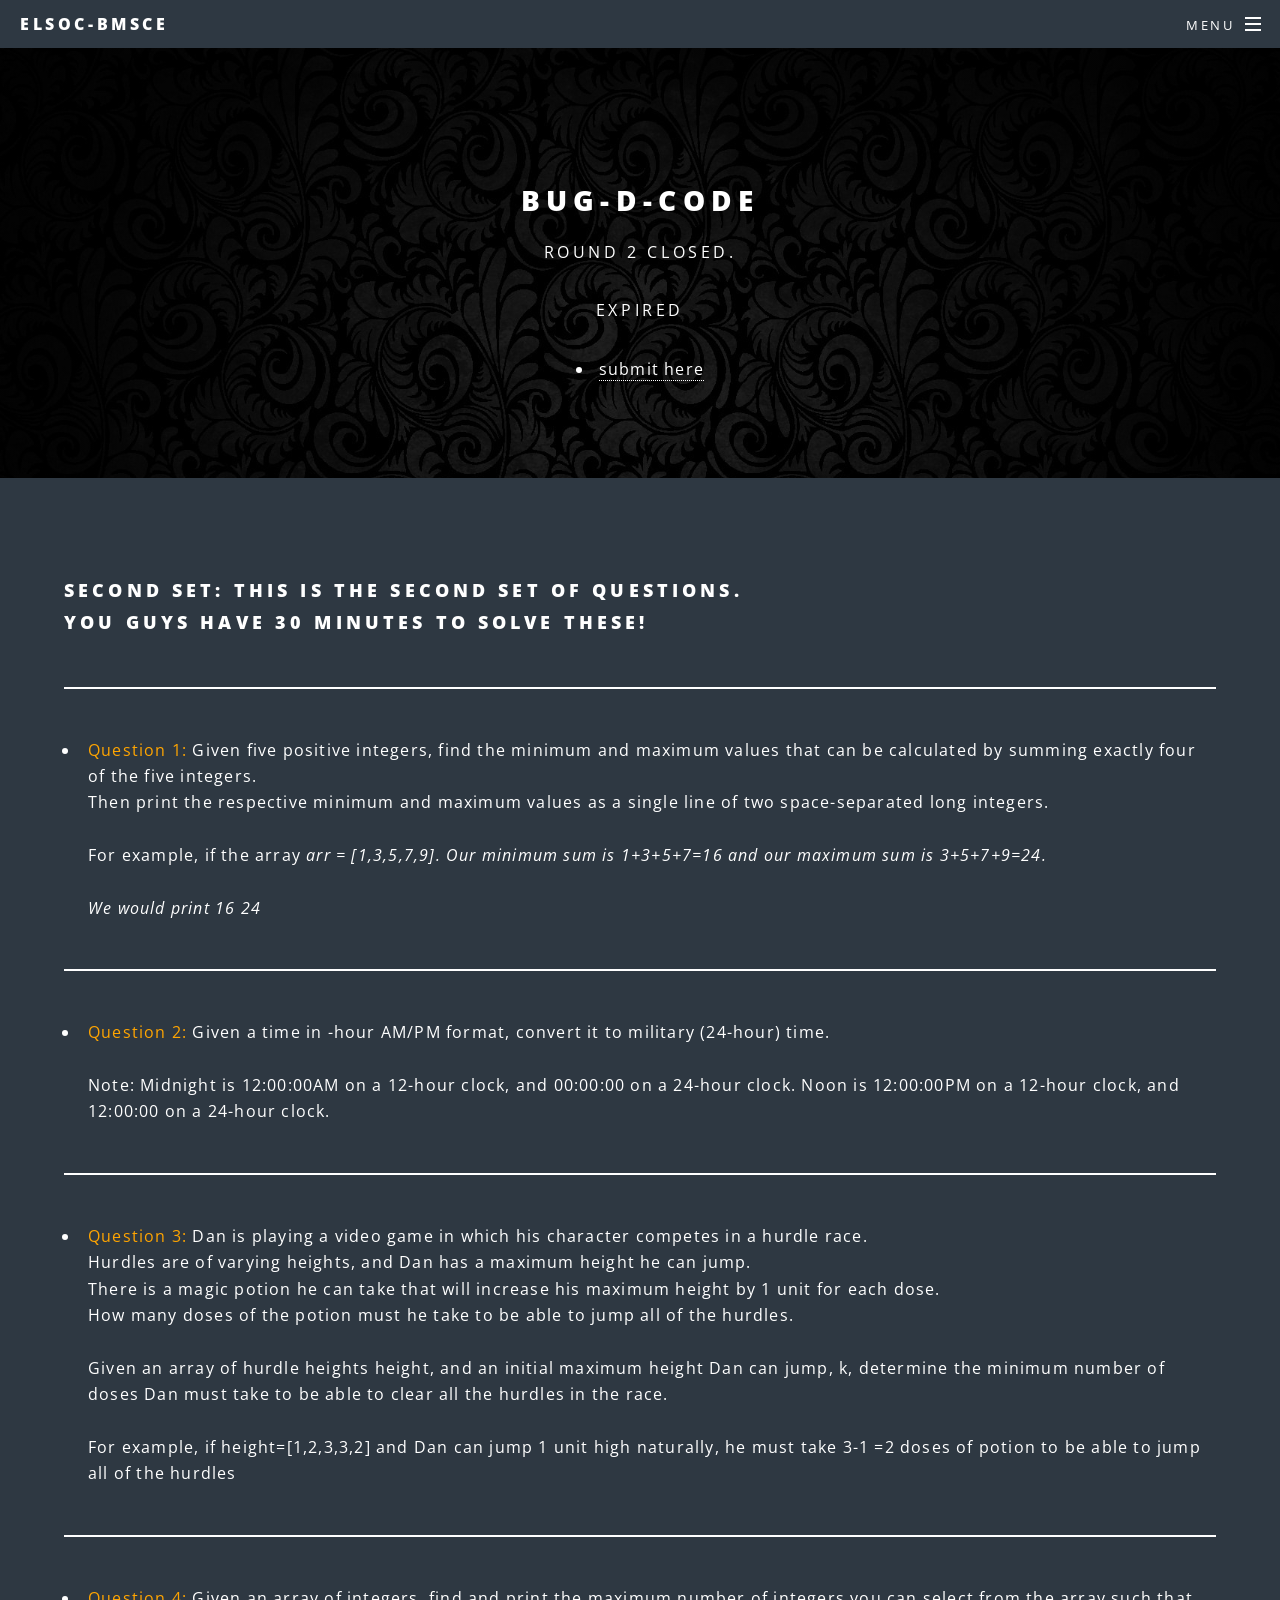
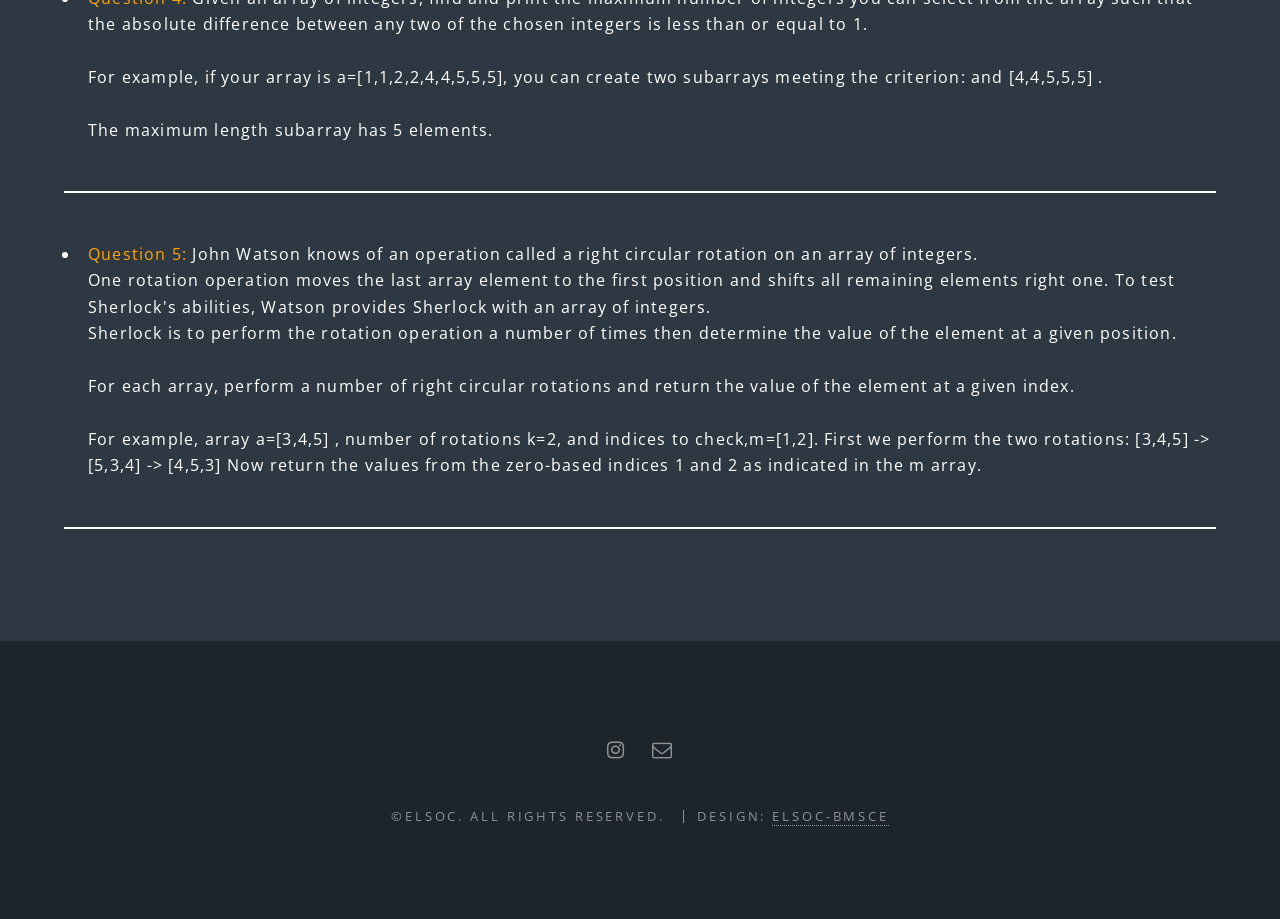
<file: bug_d_code_2.html>
<!DOCTYPE html>
<!--
	Spectral by HTML5 UP
	html5up.net | @ajlkn
	Free for personal and commercial use under the CCA 3.0 license (html5up.net/license)
-->
<html>
  <head>
    <title>ELSOC_BMSCE</title>
    <meta charset="utf-8" />
    <meta
      name="viewport"
      content="width=device-width, initial-scale=1, user-scalable=no"
    />
    <link rel="stylesheet" href="assets/css/main.css" />
    <link rel="shortcut icon" href="images/elsoc.png" type="image/x-icon" />
    <noscript
      ><link rel="stylesheet" href="assets/css/noscript.css"
    /></noscript>
  </head>
  <body class="is-preload">
    <!-- Page Wrapper -->
    <div id="page-wrapper">
      <!-- Header -->
      <header id="header">
        <h1><a href="index.html">ELSOC-BMSCE</a></h1>
        <nav id="nav">
          <ul>
            <li class="special">
              <a href="#menu" class="menuToggle"><span>Menu</span></a>
              <div id="menu">
                <ul>
                  <li><a href="index.html">Home</a></li>
                  <li><a href="Events.html">Events &nbsp<button type="button" style="background-color: #363534" "border:none" "color:white" ><span class="blink_text"><font face="Comic sans MS">New</font></span></button> </a></li>
                  <li><a href="workshops.html">Workshops</a></li>
                  <li><a href="About.html">About</a></li>
                </ul>
              </div>
            </li>
          </ul>
        </nav>
      </header>

      <!-- Main -->
      <article id="main">
        <header>
          <h2>BUG-D-CODE</h2>
          <p>Round 2 closed.</p>

          <p id="demo"></p>

          <li>
            <a href="https://goo.gl/forms/Ht9ToEgwM52JRKZy2">submit here </a>
          </li>
        </header>
        <section class="wrapper style6">
          <div class="inner">
            <h3>
              Second Set: This is the second set of questions. <br />You guys
              have 30 minutes to solve these!
            </h3>
            <hr />
            <ul>
              <li>
                <span style="color: orange">Question 1:</span> Given five
                positive integers, find the minimum and maximum values that can
                be calculated by summing exactly four of the five integers.<br />
                Then print the respective minimum and maximum values as a single
                line of two space-separated long integers.<br /><br />
                For example, if the array
                <i
                  >arr = [1,3,5,7,9]. Our minimum sum is 1+3+5+7=16 and our
                  maximum sum is 3+5+7+9=24. <br /><br />We would print 16 24</i
                >
              </li>
            </ul>
            <hr />

            <ul>
              <li>
                <span style="color: orange">Question 2:</span> Given a time in
                -hour AM/PM format, convert it to military (24-hour) time.
                <br /><br />
                Note: Midnight is 12:00:00AM on a 12-hour clock, and 00:00:00 on
                a 24-hour clock. Noon is 12:00:00PM on a 12-hour clock, and
                12:00:00 on a 24-hour clock.
              </li>
            </ul>
            <hr />

            <ul>
              <li>
                <span style="color: orange">Question 3:</span> Dan is playing a
                video game in which his character competes in a hurdle race.
                <br />Hurdles are of varying heights, and Dan has a maximum
                height he can jump. <br />There is a magic potion he can take
                that will increase his maximum height by 1 unit for each dose.
                <br />How many doses of the potion must he take to be able to
                jump all of the hurdles.<br /><br />

                Given an array of hurdle heights height, and an initial maximum
                height Dan can jump, k, determine the minimum number of doses
                Dan must take to be able to clear all the hurdles in the
                race.<br /><br />

                For example, if height=[1,2,3,3,2] and Dan can jump 1 unit high
                naturally, he must take 3-1 =2 doses of potion to be able to
                jump all of the hurdles
              </li>
            </ul>
            <hr />

            <ul>
              <li>
                <span style="color: orange">Question 4:</span> Given an array of
                integers, find and print the maximum number of integers you can
                select from the array such that the absolute difference between
                any two of the chosen integers is less than or equal to 1.<br />
                <br />For example, if your array is a=[1,1,2,2,4,4,5,5,5], you
                can create two subarrays meeting the criterion: and [4,4,5,5,5]
                . <br /><br />The maximum length subarray has 5 elements.
              </li>
            </ul>
            <hr />

            <ul>
              <li>
                <span style="color: orange">Question 5:</span> John Watson knows
                of an operation called a right circular rotation on an array of
                integers.<br />
                One rotation operation moves the last array element to the first
                position and shifts all remaining elements right one. To test
                Sherlock's abilities, Watson provides Sherlock with an array of
                integers.<br />
                Sherlock is to perform the rotation operation a number of times
                then determine the value of the element at a given position.<br /><br />

                For each array, perform a number of right circular rotations and
                return the value of the element at a given index.<br /><br />

                For example, array a=[3,4,5] , number of rotations k=2, and
                indices to check,m=[1,2]. First we perform the two rotations:
                [3,4,5] -> [5,3,4] -> [4,5,3] Now return the values from the
                zero-based indices 1 and 2 as indicated in the m array.
              </li>
            </ul>

            <hr />
          </div>
        </section>
      </article>

      <!-- Footer -->
      <footer id="footer">
        <ul class="icons">
          <li>
            <a
              href="https://www.instagram.com/elsocbmsce/"
              class="icon fa-instagram"
              ><span class="label">Instagram</span></a
            >
          </li>
          <!--							<li><a href="#" class="icon fa-dribbble"><span class="label">Dribbble</span></a></li>-->
          <li>
            <a
              href="mailto: elsoc.bmsce.ec@gmail.com"
              class="icon fa-envelope-o"
              ><span class="label">Email</span></a
            >
          </li>
        </ul>
        <ul class="copyright">
          <li>&copy;ELSOC. All rights reserved.</li>
          <li>
            Design: <a href="https://github.com/ElsocBmsce">ELSOC-BMSCE</a>
          </li>
        </ul>
      </footer>
    </div>

    <!-- Scripts -->
    <script src="assets/js/jquery.min.js"></script>
    <script src="assets/js/jquery.scrollex.min.js"></script>
    <script src="assets/js/jquery.scrolly.min.js"></script>
    <script src="assets/js/browser.min.js"></script>
    <script src="assets/js/breakpoints.min.js"></script>
    <script src="assets/js/util.js"></script>
    <script src="assets/js/main.js"></script>

    <script>
      // Set the date we're counting down to
      var countDownDate = new Date("Nov22, 2018 23:57:00").getTime();

      // Update the count down every 1 second
      var x = setInterval(function () {
        // Get todays date and time
        var now = new Date().getTime();

        // Find the distance between now and the count down date
        var distance = countDownDate - now;

        // Time calculations for days, hours, minutes and seconds
        var days = Math.floor(distance / (1000 * 60 * 60 * 24));
        var hours = Math.floor(
          (distance % (1000 * 60 * 60 * 24)) / (1000 * 60 * 60)
        );
        var minutes = Math.floor((distance % (1000 * 60 * 60)) / (1000 * 60));
        var seconds = Math.floor((distance % (1000 * 60)) / 1000);

        // Output the result in an element with id="demo"
        document.getElementById("demo").innerHTML =
          days + "d " + hours + "h " + minutes + "m " + seconds + "s ";

        // If the count down is over, write some text
        if (distance < 0) {
          clearInterval(x);
          document.getElementById("demo").innerHTML = "EXPIRED";
        }
      }, 1000);
    </script>
  </body>
</html>
</file>
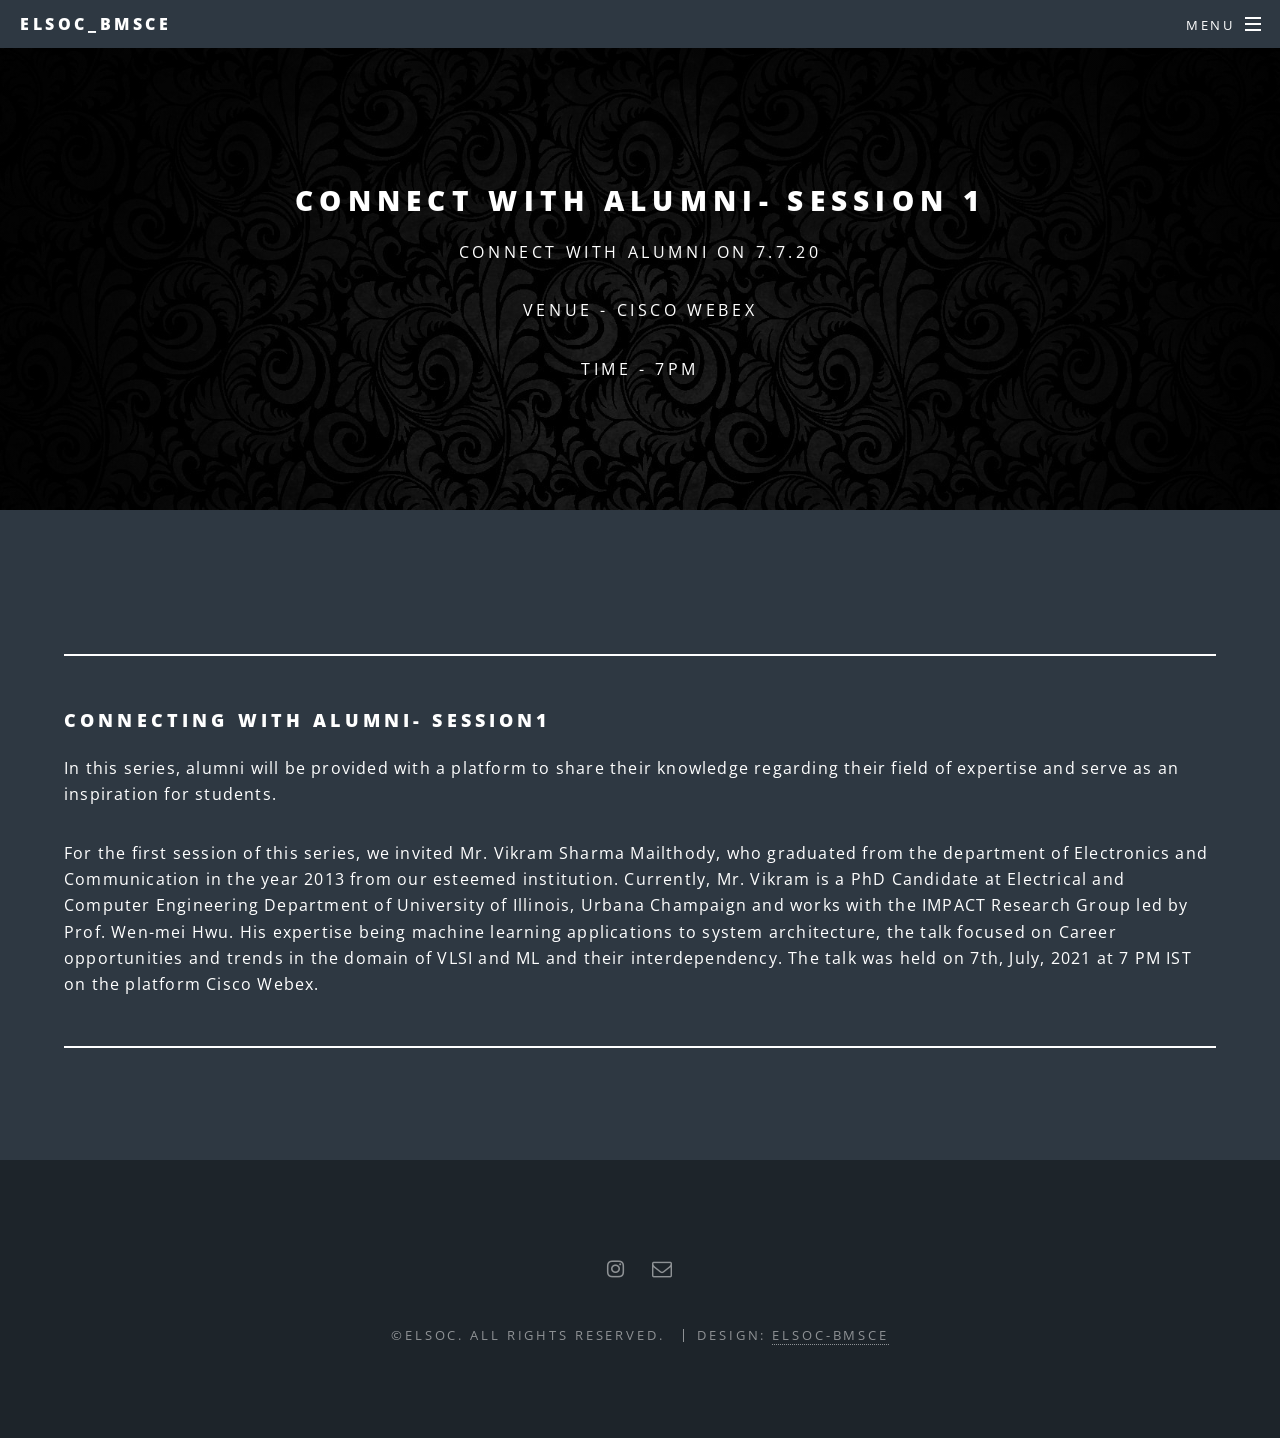
<file: connect_with_alumni_S1.html>
<!DOCTYPE html>
<!--
	Spectral by HTML5 UP
	html5up.net | @ajlkn
	Free for personal and commercial use under the CCA 3.0 license (html5up.net/license)
-->
<html>
  <head>
    <title>ELSOC-BMSCE</title>
    <meta charset="utf-8" />
    <meta
      name="viewport"
      content="width=device-width, initial-scale=1, user-scalable=no"
    />
    <link rel="stylesheet" href="assets/css/main.css" />
    <link rel="shortcut icon" href="images/elsoc.png" type="image/x-icon" />
    <noscript
      ><link rel="stylesheet" href="assets/css/noscript.css"
    /></noscript>
  </head>
  <body class="is-preload">
    <!-- Page Wrapper -->
    <div id="page-wrapper">
      <!-- Header -->
      <header id="header">
        <h1><a href="index.html">ELSOC_BMSCE</a></h1>
        <nav id="nav">
          <ul>
            <li class="special">
              <a href="#menu" class="menuToggle"><span>Menu</span></a>
              <div id="menu">
                <ul>
                  <li><a href="index.html">Home</a></li>
                  <li><a href="Events.html">Events &nbsp<button type="button" style="background-color: #363534" "border:none" "color:white" ><span class="blink_text"><font face="Comic sans MS">New</font></span></button> </a></li>
                  <li><a href="workshops.html">Workshops</a></li>
                  <li><a href="About.html">About</a></li>
                </ul>
              </div>
            </li>
          </ul>
        </nav>
      </header>

      <!-- Main -->
      <article id="main">
        <header>
          <h2>Connect with alumni- Session 1</h2>
          <p>Connect with alumni on 7.7.20</p>
          <p>Venue - Cisco Webex</p>
          <p>Time - 7pm</p>
          <!-- <a href="#"
            ><button
              type="button"
              style="
                background-color: #117cff;
                border: none;
                color: white;
                text-align: center;
              "
              value="Click to Register"
            >
              Click To Register
            </button></a
          > -->
        </header>
        <section class="wrapper style6">
          <div class="inner">
            <hr />
            <h3>Connecting with alumni- Session1</h3>
            <p>
              In this series, alumni will be provided with a platform to share
              their knowledge regarding their field of expertise and serve as an
              inspiration for students.
            </p>
            <p>
              For the first session of this series, we invited Mr. Vikram Sharma
              Mailthody, who graduated from the department of Electronics and
              Communication in the year 2013 from our esteemed institution.
              Currently, Mr. Vikram is a PhD Candidate at Electrical and
              Computer Engineering Department of University of Illinois, Urbana
              Champaign and works with the IMPACT Research Group led by Prof.
              Wen-mei Hwu. His expertise being machine learning applications to
              system architecture, the talk focused on Career opportunities and
              trends in the domain of VLSI and ML and their interdependency. The
              talk was held on 7th, July, 2021 at 7 PM IST on the platform Cisco
              Webex.
            </p>

            <hr />
          </div>
        </section>
      </article>

      <!-- Footer -->
      <footer id="footer">
        <ul class="icons">
          <li>
            <a
              href="https://www.instagram.com/elsocbmsce/"
              class="icon fa-instagram"
              ><span class="label">Instagram</span></a
            >
          </li>
          <!--							<li><a href="#" class="icon fa-dribbble"><span class="label">Dribbble</span></a></li>-->
          <li>
            <a
              href="mailto: elsoc.bmsce.ec@gmail.com"
              class="icon fa-envelope-o"
              ><span class="label">Email</span></a
            >
          </li>
        </ul>
        <ul class="copyright">
          <li>&copy;ELSOC. All rights reserved.</li>
          <li>
            Design: <a href="https://github.com/ElsocBmsce">ELSOC-BMSCE</a>
          </li>
        </ul>
      </footer>
    </div>

    <!-- Scripts -->
    <script src="assets/js/jquery.min.js"></script>
    <script src="assets/js/jquery.scrollex.min.js"></script>
    <script src="assets/js/jquery.scrolly.min.js"></script>
    <script src="assets/js/browser.min.js"></script>
    <script src="assets/js/breakpoints.min.js"></script>
    <script src="assets/js/util.js"></script>
    <script src="assets/js/main.js"></script>
  </body>
</html>
</file>
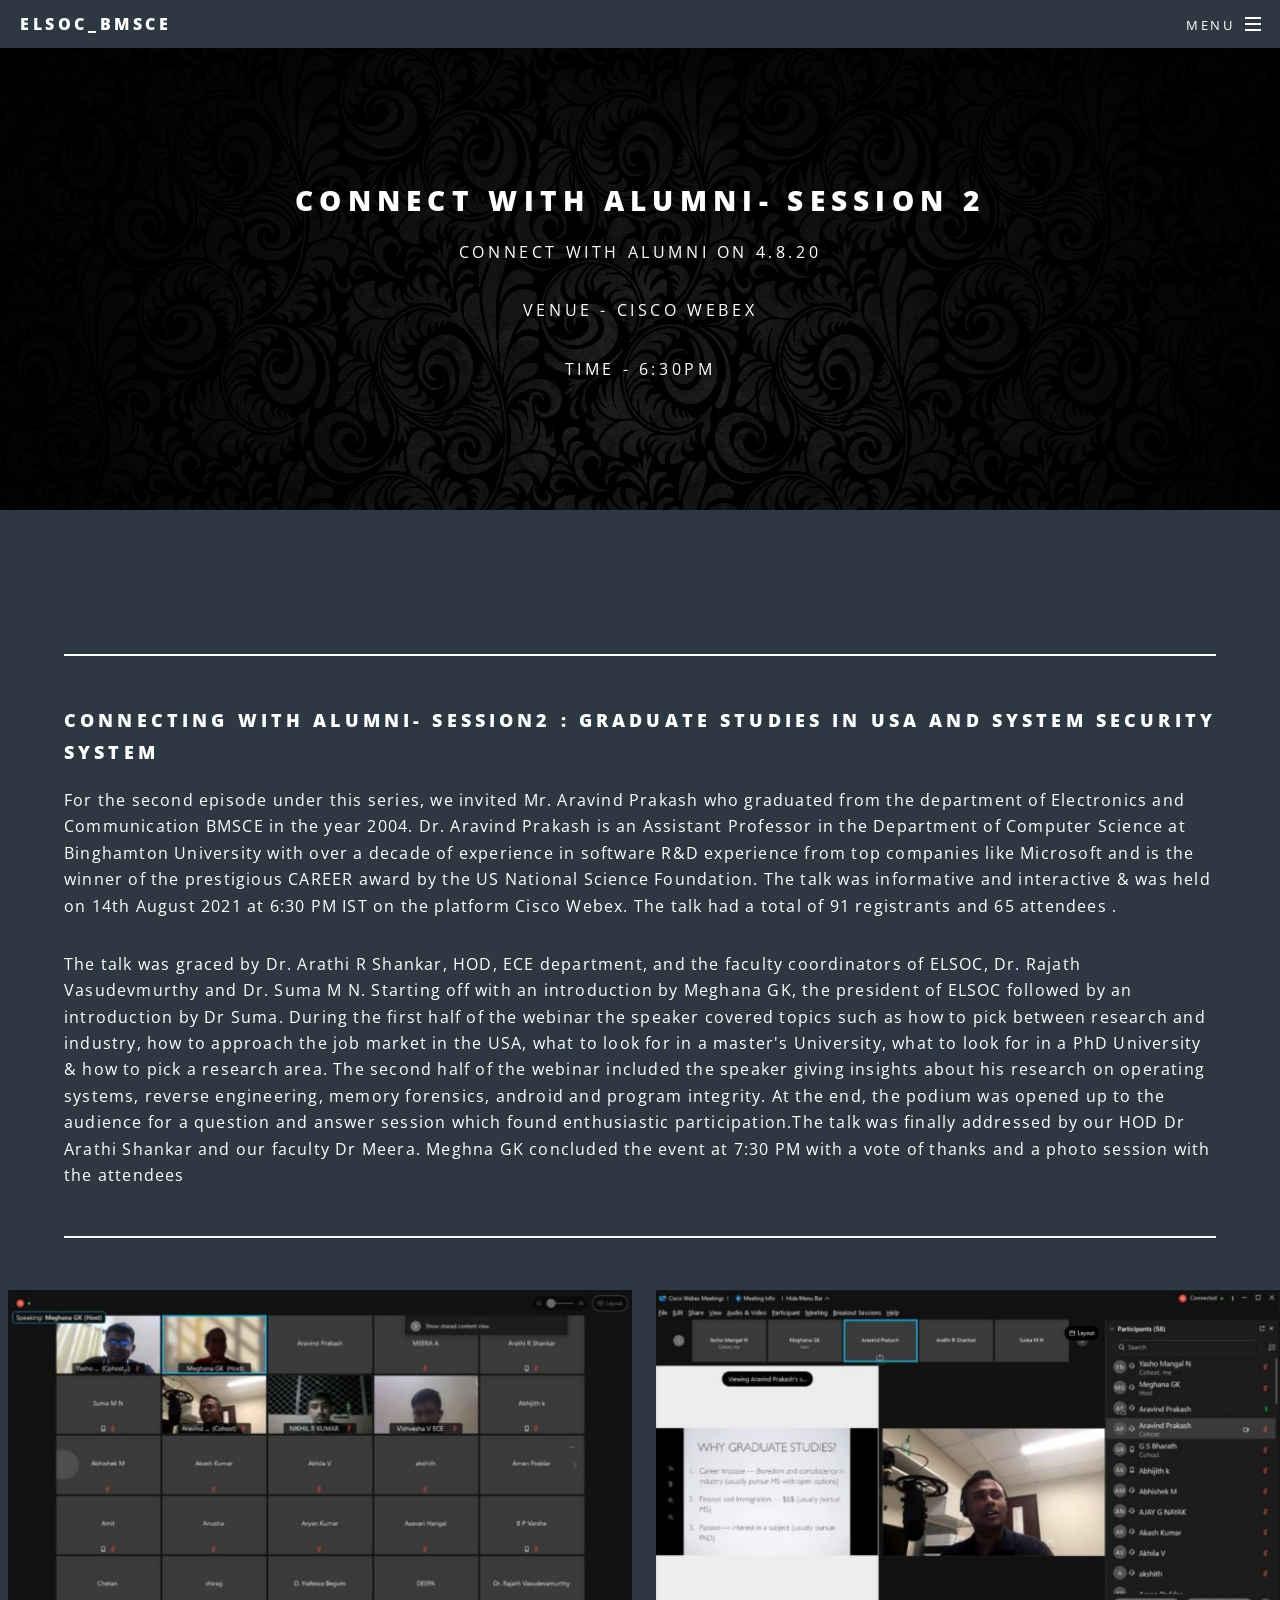
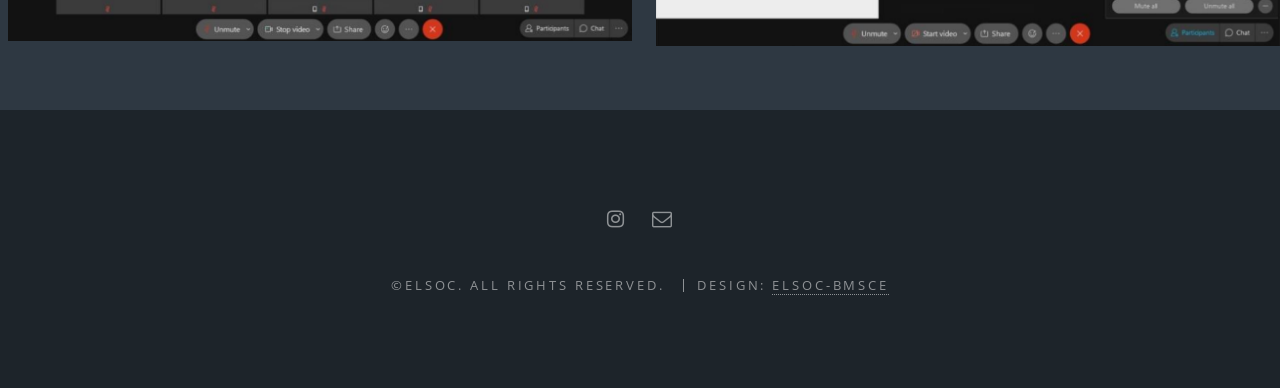
<file: connect_with_alumni_S2.html>
<!DOCTYPE html>
<!--
	Spectral by HTML5 UP
	html5up.net | @ajlkn
	Free for personal and commercial use under the CCA 3.0 license (html5up.net/license)
-->
<html>
  <head>
    <title>ELSOC-BMSCE</title>
    <meta charset="utf-8" />
    <meta
      name="viewport"
      content="width=device-width, initial-scale=1, user-scalable=no"
    />
    <link rel="stylesheet" href="assets/css/main.css" />
    <link rel="shortcut icon" href="images/elsoc.png" type="image/x-icon" />
    <noscript
      ><link rel="stylesheet" href="assets/css/noscript.css"
    /></noscript>
  </head>
  <body class="is-preload">
    <!-- Page Wrapper -->
    <div id="page-wrapper">
      <!-- Header -->
      <header id="header">
        <h1><a href="index.html">ELSOC_BMSCE</a></h1>
        <nav id="nav">
          <ul>
            <li class="special">
              <a href="#menu" class="menuToggle"><span>Menu</span></a>
              <div id="menu">
                <ul>
                  <li><a href="index.html">Home</a></li>
                  <li><a href="Events.html">Events &nbsp<button type="button" style="background-color: #363534" "border:none" "color:white" ><span class="blink_text"><font face="Comic sans MS">New</font></span></button> </a></li>
                  <li><a href="workshops.html">Workshops</a></li>
                  <li><a href="About.html">About</a></li>
                </ul>
              </div>
            </li>
          </ul>
        </nav>
      </header>

      <!-- Main -->
      <article id="main">
        <header>
          <h2>Connect with alumni- Session 2</h2>
          <p>Connect with alumni on 4.8.20</p>
          <p>Venue - Cisco Webex</p>
          <p>Time - 6:30pm</p>
          <!-- <a href="#"
            ><button
              type="button"
              style="
                background-color: #117cff;
                border: none;
                color: white;
                text-align: center;
              "
              value="Click to Register"
            >
              Click To Register
            </button></a
          > -->
        </header>
        <section class="wrapper style6">
          <div class="inner">
            <hr />
            <h3>
              Connecting with alumni- Session2 : Graduate studies in USA and
              SYSTEM SECURITY System
            </h3>
            <p>
              For the second episode under this series, we invited Mr. Aravind
              Prakash who graduated from the department of Electronics and
              Communication BMSCE in the year 2004. Dr. Aravind Prakash is an
              Assistant Professor in the Department of Computer Science at
              Binghamton University with over a decade of experience in software
              R&D experience from top companies like Microsoft and is the winner
              of the prestigious CAREER award by the US National Science
              Foundation. The talk was informative and interactive & was held on
              14th August 2021 at 6:30 PM IST on the platform Cisco Webex. The
              talk had a total of 91 registrants and 65 attendees .
            </p>
            <p>
              The talk was graced by Dr. Arathi R Shankar, HOD, ECE department,
              and the faculty coordinators of ELSOC, Dr. Rajath Vasudevmurthy
              and Dr. Suma M N. Starting off with an introduction by Meghana GK,
              the president of ELSOC followed by an introduction by Dr Suma.
              During the first half of the webinar the speaker covered topics
              such as how to pick between research and industry, how to approach
              the job market in the USA, what to look for in a master's
              University, what to look for in a PhD University & how to pick a
              research area. The second half of the webinar included the speaker
              giving insights about his research on operating systems, reverse
              engineering, memory forensics, android and program integrity. At
              the end, the podium was opened up to the audience for a question
              and answer session which found enthusiastic participation.The talk
              was finally addressed by our HOD Dr Arathi Shankar and our faculty
              Dr Meera. Meghna GK concluded the event at 7:30 PM with a vote of
              thanks and a photo session with the attendees
            </p>

            <hr />
          </div>
          <div class="row w-75 d-flex justify-content-center " > 
            <div class="column" >
                  <img src="images/CWA2_1.png" style="width: 100%">
            </div>
            <div class = "column">
                <img src="images/CWA2_2.png" style="width: 100%">    
           </div>
        </section>
      </article>

      <!-- Footer -->
      <footer id="footer">
        <ul class="icons">
          <li>
            <a
              href="https://www.instagram.com/elsocbmsce/"
              class="icon fa-instagram"
              ><span class="label">Instagram</span></a
            >
          </li>
          <!--							<li><a href="#" class="icon fa-dribbble"><span class="label">Dribbble</span></a></li>-->
          <li>
            <a
              href="mailto: elsoc.bmsce.ec@gmail.com"
              class="icon fa-envelope-o"
              ><span class="label">Email</span></a
            >
          </li>
        </ul>
        <ul class="copyright">
          <li>&copy;ELSOC. All rights reserved.</li>
          <li>
            Design: <a href="https://github.com/ElsocBmsce">ELSOC-BMSCE</a>
          </li>
        </ul>
      </footer>
    </div>

    <!-- Scripts -->
    <script src="assets/js/jquery.min.js"></script>
    <script src="assets/js/jquery.scrollex.min.js"></script>
    <script src="assets/js/jquery.scrolly.min.js"></script>
    <script src="assets/js/browser.min.js"></script>
    <script src="assets/js/breakpoints.min.js"></script>
    <script src="assets/js/util.js"></script>
    <script src="assets/js/main.js"></script>
  </body>
</html>
</file>
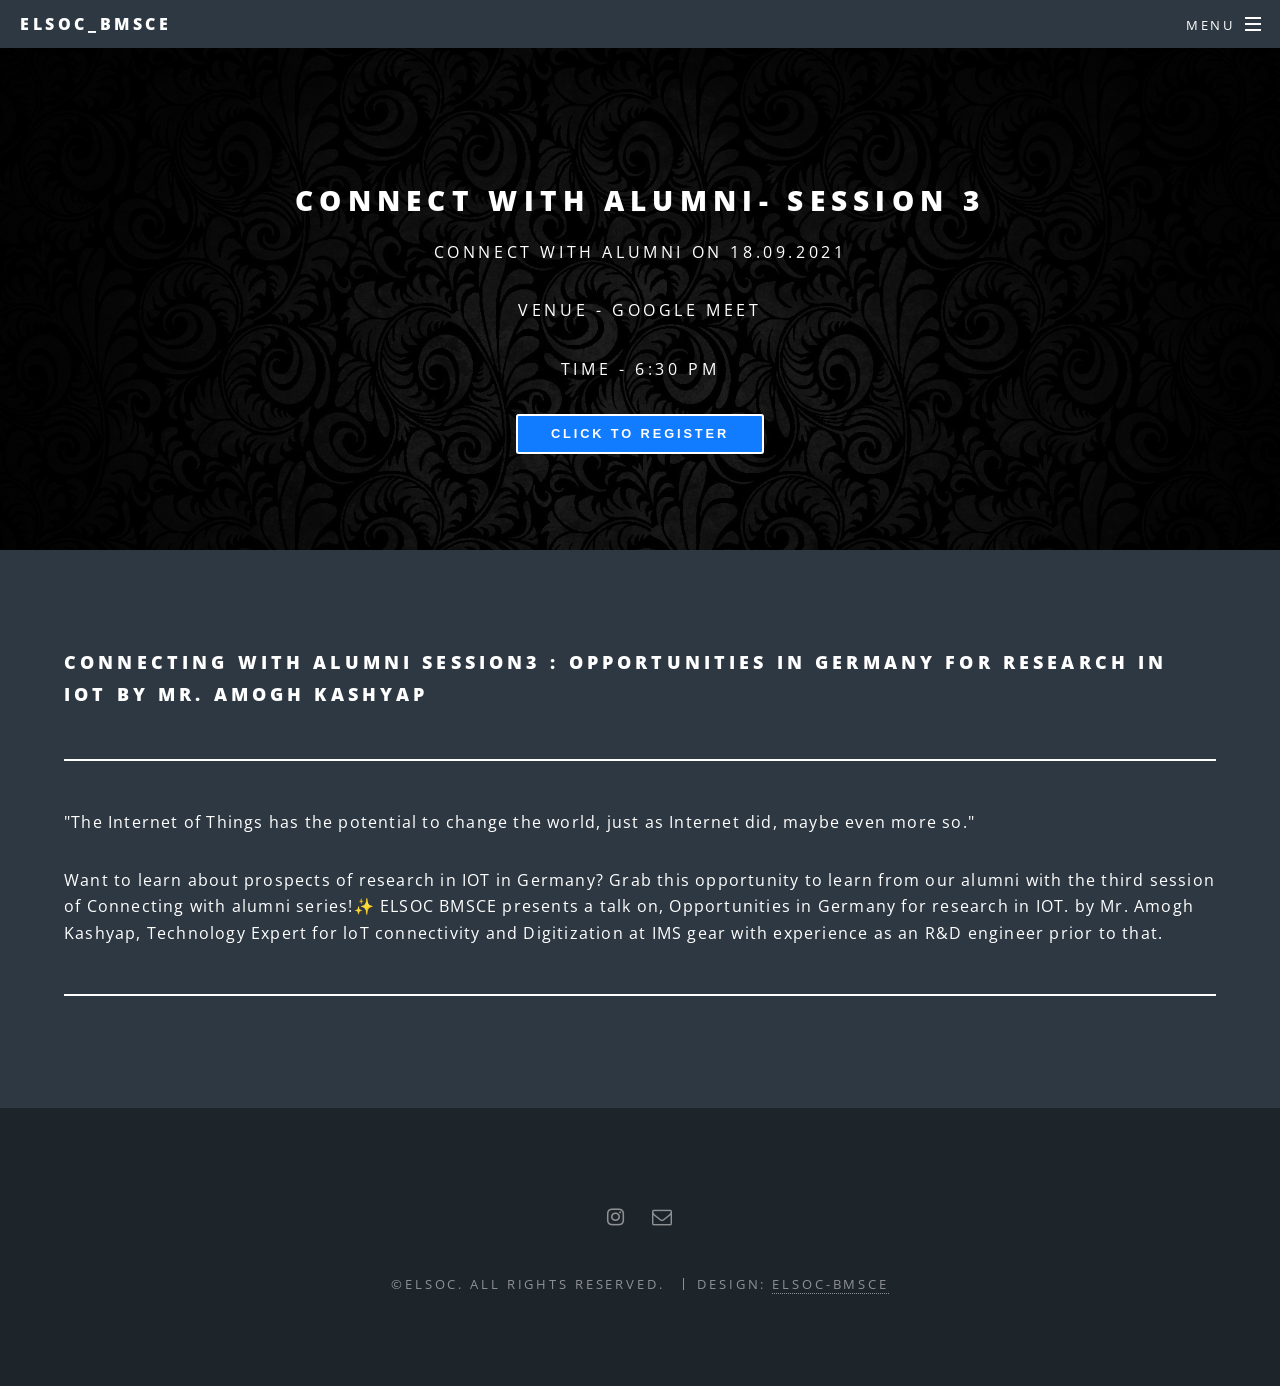
<file: cwa_s3.html>
<!DOCTYPE html>
<!--
	Spectral by HTML5 UP
	html5up.net | @ajlkn
	Free for personal and commercial use under the CCA 3.0 license (html5up.net/license)
-->
<html>
  <head>
    <title>ELSOC-BMSCE</title>
    <meta charset="utf-8" />
    <meta
      name="viewport"
      content="width=device-width, initial-scale=1, user-scalable=no"
    />
    <link rel="stylesheet" href="assets/css/main.css" />
    <link rel="shortcut icon" href="images/elsoc.png" type="image/x-icon" />
    <noscript
      ><link rel="stylesheet" href="assets/css/noscript.css"
    /></noscript>
  </head>
  <body class="is-preload">
    <!-- Page Wrapper -->
    <div id="page-wrapper">
      <!-- Header -->
      <header id="header">
        <h1><a href="index.html">ELSOC_BMSCE</a></h1>
        <nav id="nav">
          <ul>
            <li class="special">
              <a href="#menu" class="menuToggle"><span>Menu</span></a>
              <div id="menu">
                <ul>
                  <li><a href="index.html">Home</a></li>
                  <li><a href="Events.html">Events &nbsp<button type="button" style="background-color: #363534" "border:none" "color:white" ><span class="blink_text"><font face="Comic sans MS">New</font></span></button> </a></li>
                  <li><a href="workshops.html">Workshops</a></li>
                  <li><a href="About.html">About</a></li>
                </ul>
              </div>
            </li>
          </ul>
        </nav>
      </header>

      <!-- Main -->
      <article id="main">
        <header>
          <h2>Connect with alumni- Session 3</h2>
          <p>Connect with alumni on 18.09.2021</p>
          <p>Venue - Google Meet</p>
          <p>Time -  6:30 PM</p>
          <a href="https://forms.gle/BrgHpQ6XNQNucrvi6" target="_blank"
            ><button
              type="button"
              style="
                background-color: #117cff;
                border: none;
                color: white;
                text-align: center;
              "
              value="Click to Register"
            >
              Click To Register
            </button></a
          >
        </header>
        <section class="wrapper style6">
          <div class="inner">
            <h3>Connecting with alumni session3 : Opportunities in Germany for research in IOT by Mr. Amogh Kashyap </h3>
            <hr />
            <p>
                "The Internet of Things has the potential to change the world, just as Internet did, maybe even more so."
                
                </p>
                <p>

                Want to learn about prospects of research in IOT in Germany? Grab this opportunity to learn from our alumni with the third session of Connecting with alumni series!✨
                
                ELSOC BMSCE presents a talk on, Opportunities in Germany for research in IOT. by Mr. Amogh Kashyap, Technology Expert for loT connectivity and Digitization at IMS gear with experience as an R&D engineer prior to that. 
            </p>

            <hr />
          </div>
        </section>
      </article>

      <!-- Footer -->
      <footer id="footer">
        <ul class="icons">
          <li>
            <a
              href="https://www.instagram.com/elsocbmsce/"
              class="icon fa-instagram"
              ><span class="label">Instagram</span></a
            >
          </li>
          <!--							<li><a href="#" class="icon fa-dribbble"><span class="label">Dribbble</span></a></li>-->
          <li>
            <a
              href="mailto: elsoc.bmsce.ec@gmail.com"
              class="icon fa-envelope-o"
              ><span class="label">Email</span></a
            >
          </li>
        </ul>
        <ul class="copyright">
          <li>&copy;ELSOC. All rights reserved.</li>
          <li>
            Design: <a href="https://github.com/ElsocBmsce">ELSOC-BMSCE</a>
          </li>
        </ul>
      </footer>
    </div>

    <!-- Scripts -->
    <script src="assets/js/jquery.min.js"></script>
    <script src="assets/js/jquery.scrollex.min.js"></script>
    <script src="assets/js/jquery.scrolly.min.js"></script>
    <script src="assets/js/browser.min.js"></script>
    <script src="assets/js/breakpoints.min.js"></script>
    <script src="assets/js/util.js"></script>
    <script src="assets/js/main.js"></script>
  </body>
</html>
</file>
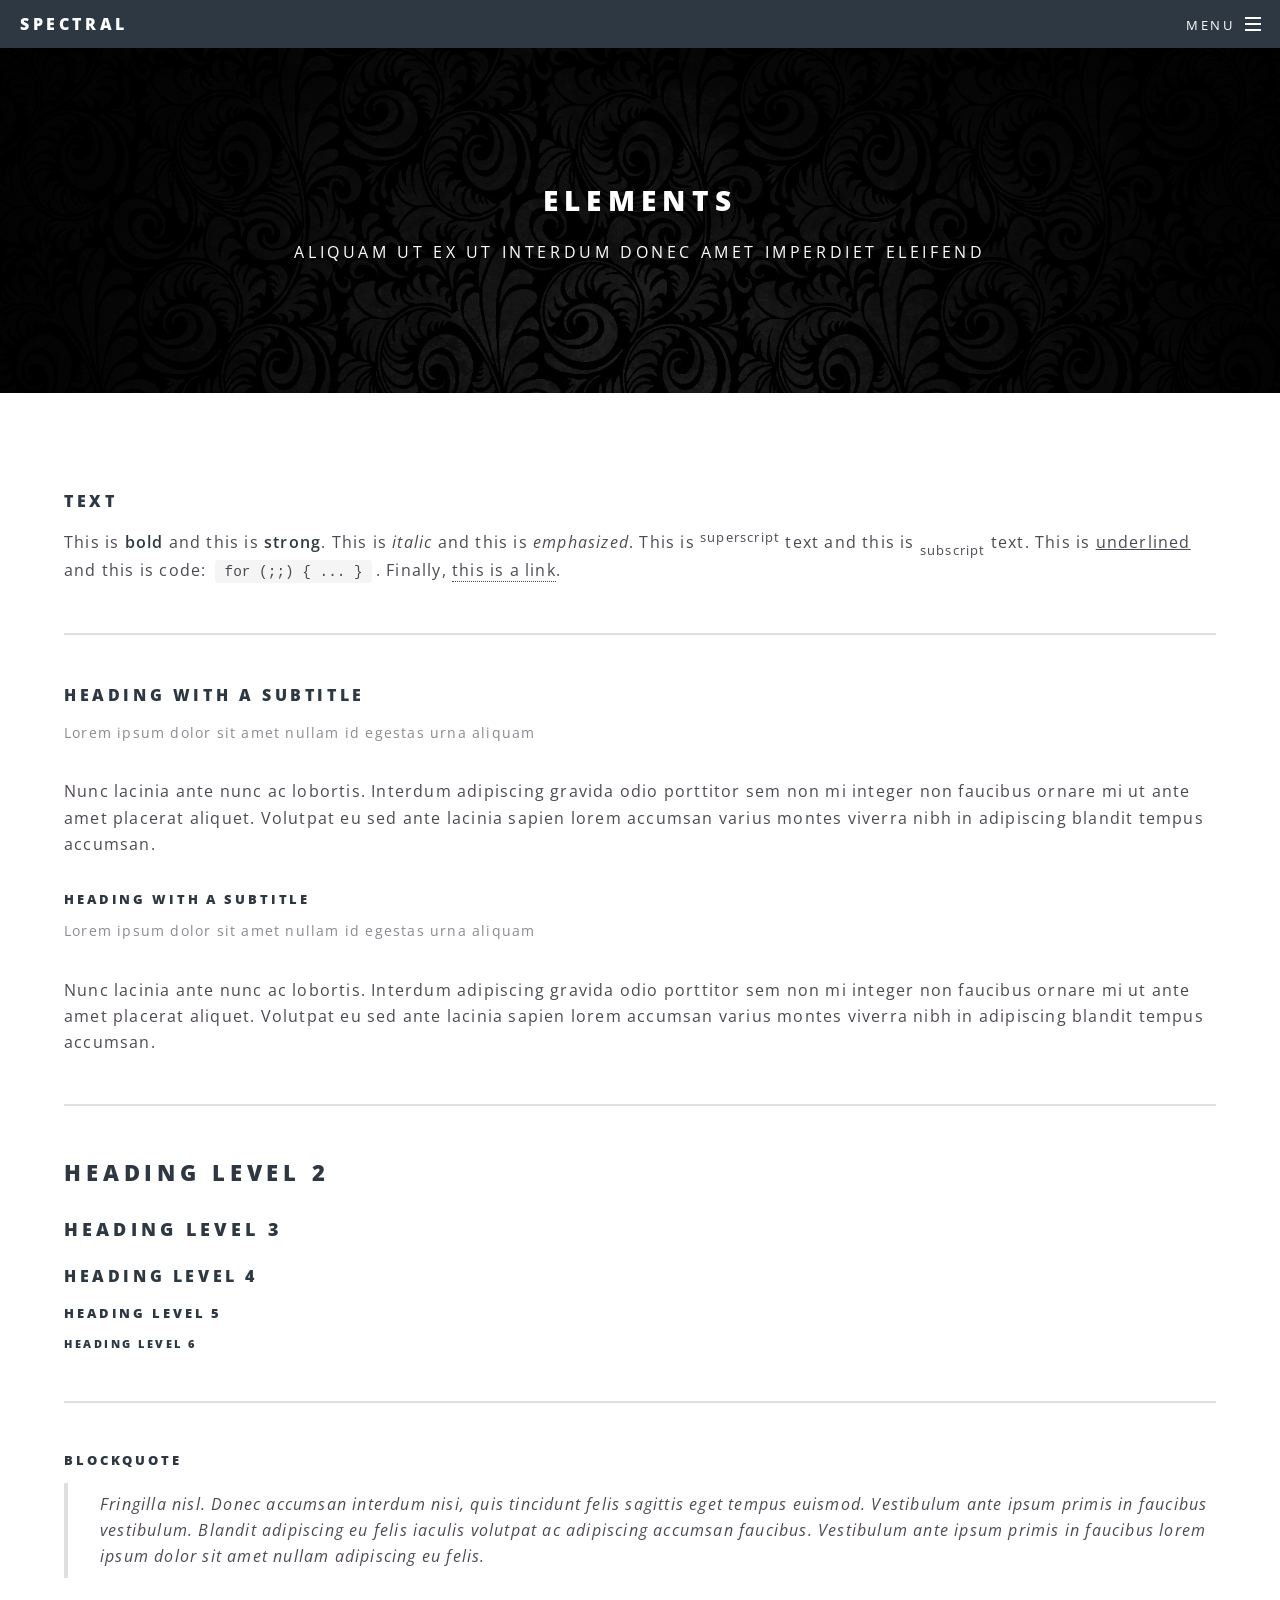
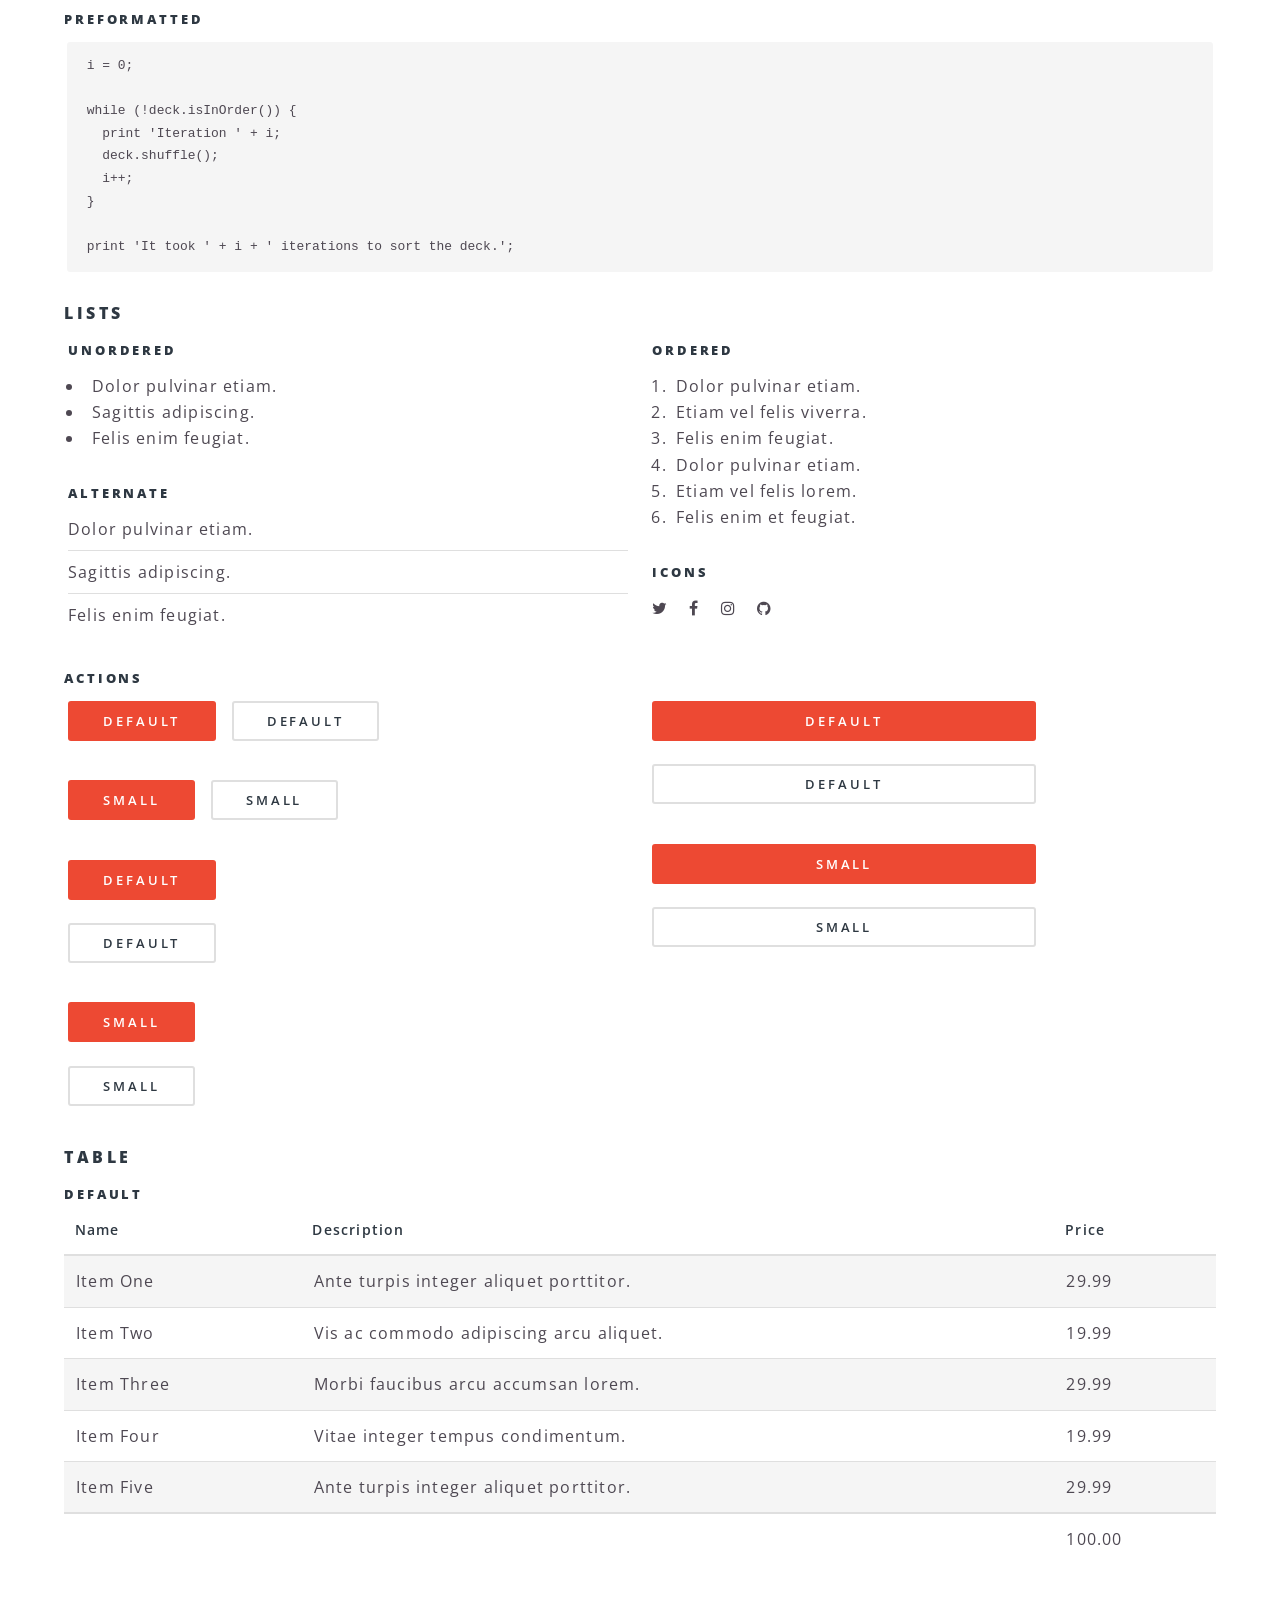
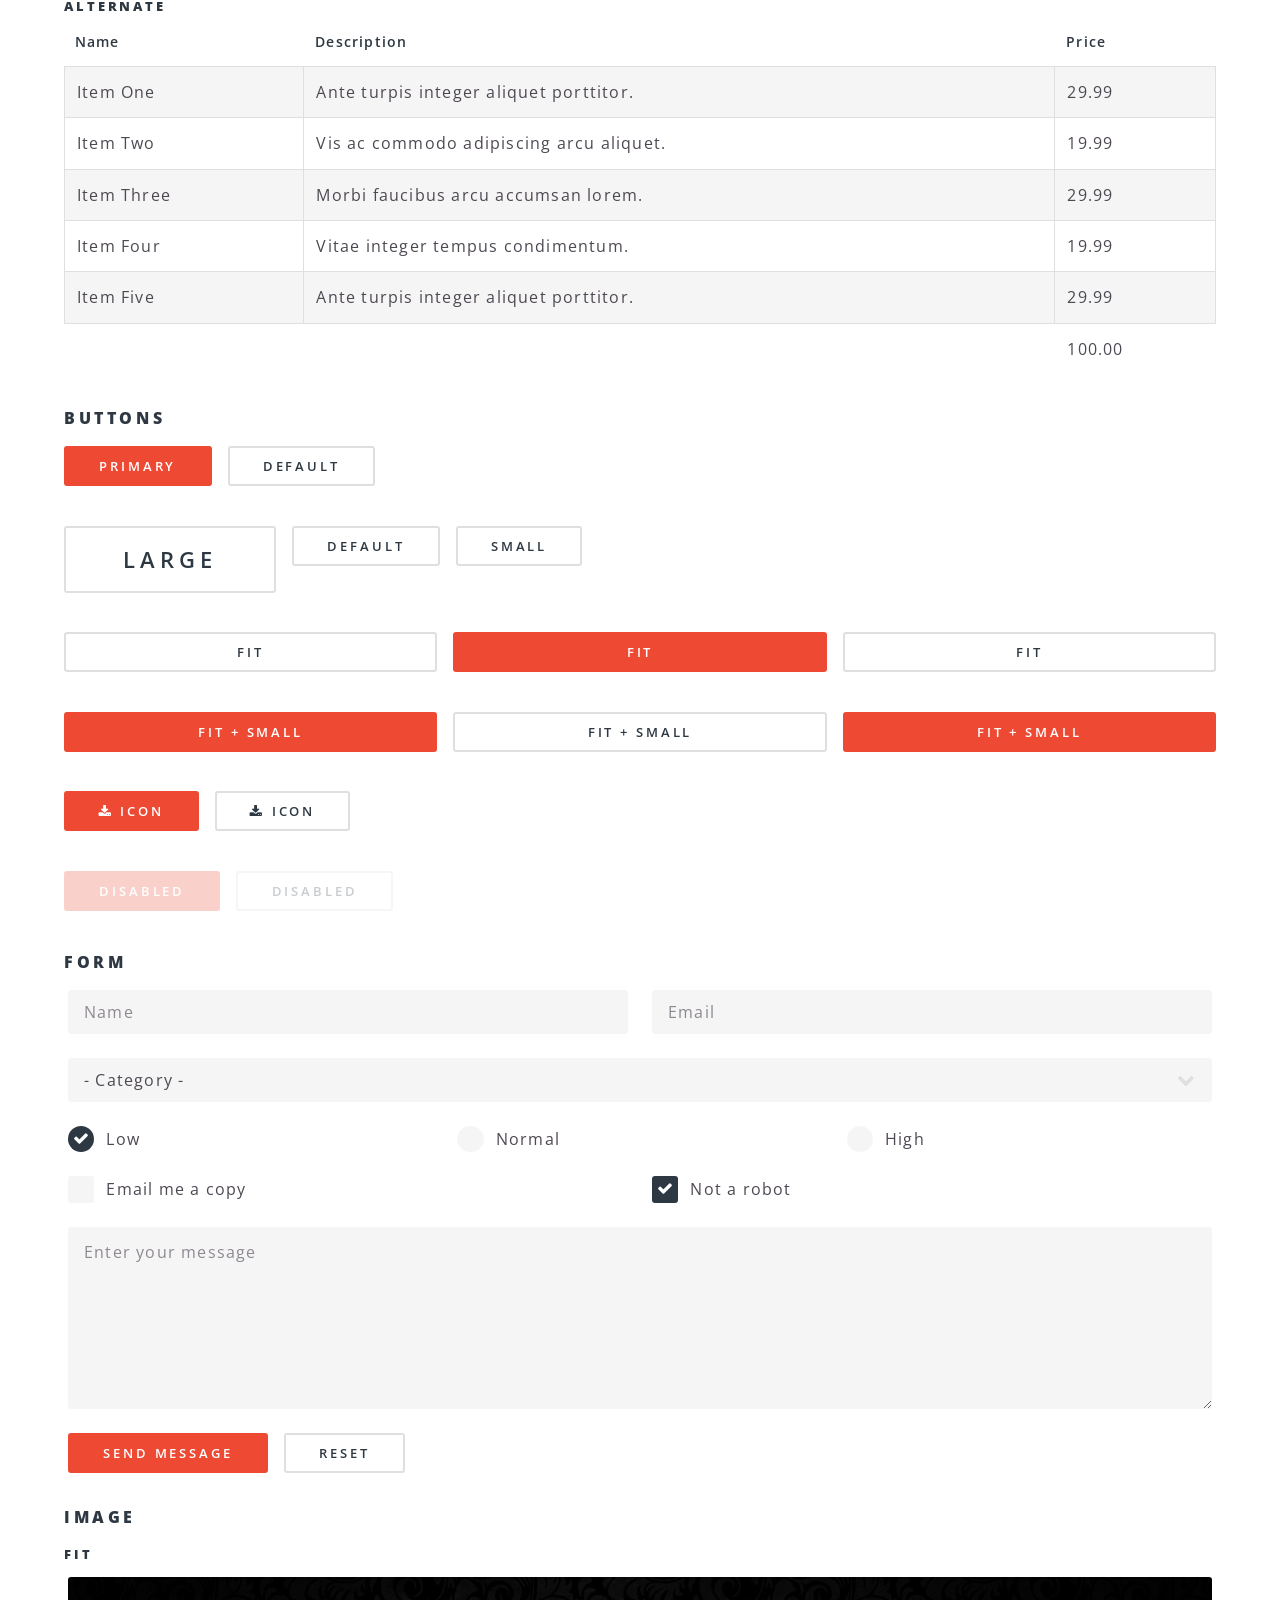
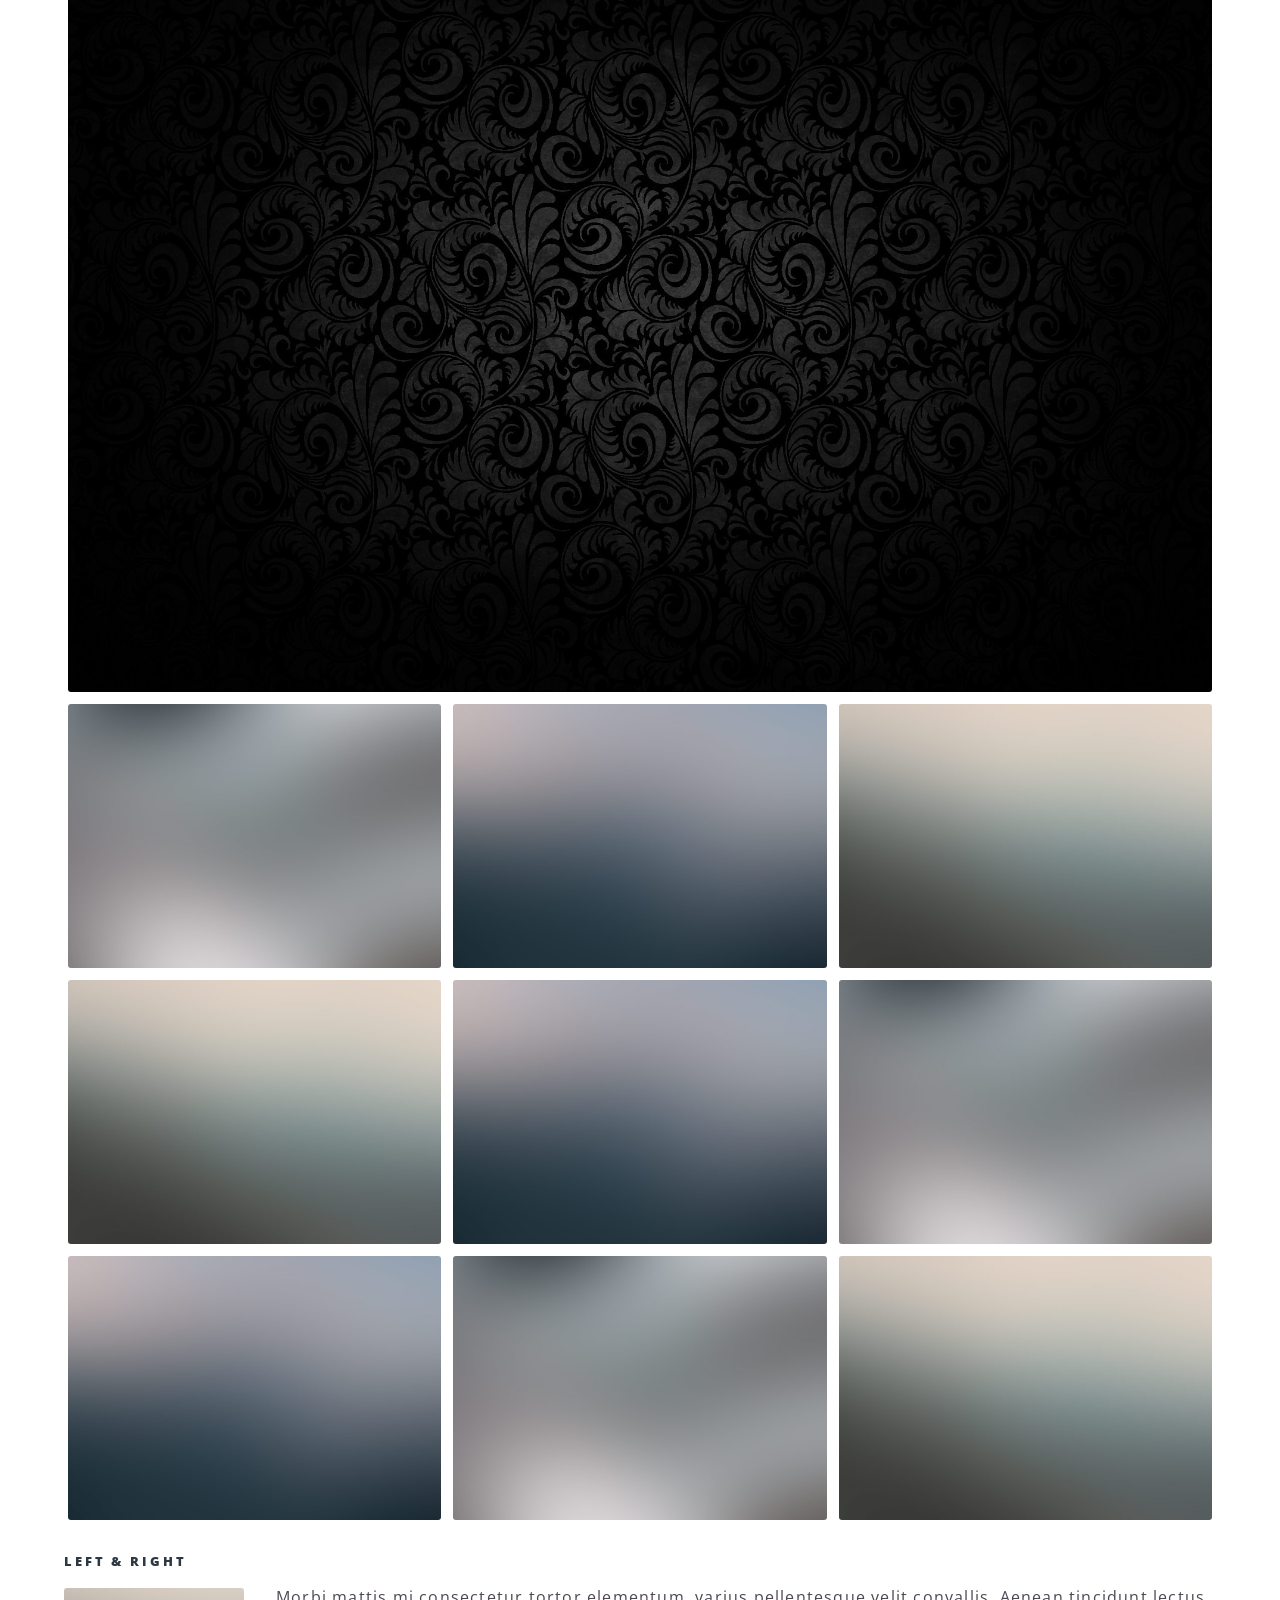
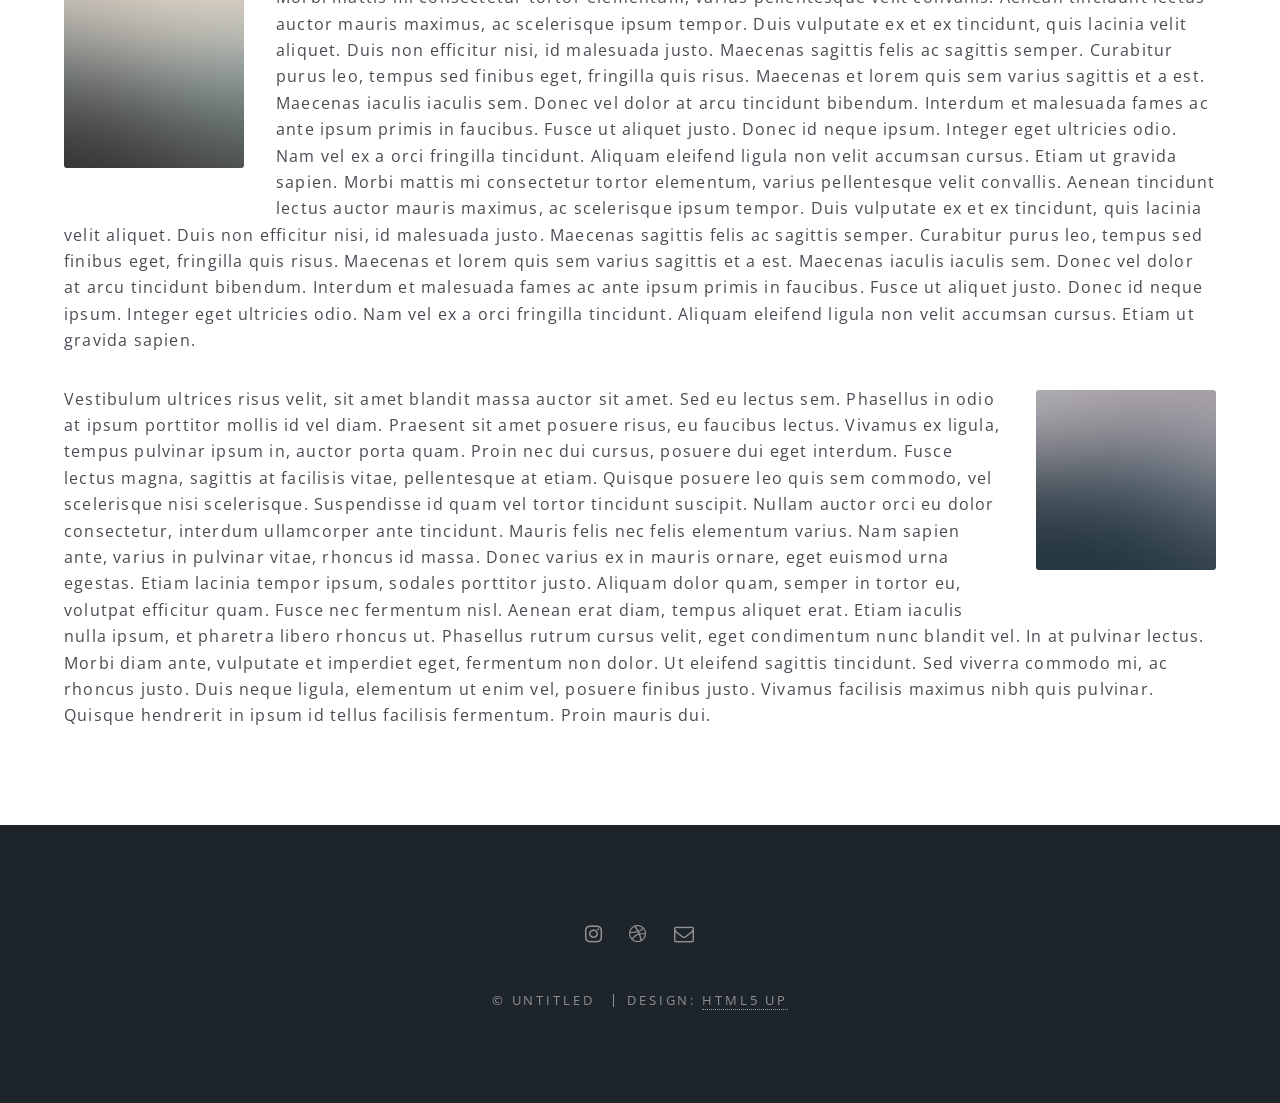
<file: elements.html>
<!DOCTYPE html>
<!--
	Spectral by HTML5 UP
	html5up.net | @ajlkn
	Free for personal and commercial use under the CCA 3.0 license (html5up.net/license)
-->
<html>
  <head>
    <title>Elements - Spectral by HTML5 UP</title>
    <meta charset="utf-8" />
    <meta
      name="viewport"
      content="width=device-width, initial-scale=1, user-scalable=no"
    />
    <link rel="stylesheet" href="assets/css/main.css" />
    <link rel="shortcut icon" href="images/elsoc.png" type="image/x-icon" />
    <noscript
      ><link rel="stylesheet" href="assets/css/noscript.css"
    /></noscript>
  </head>
  <body class="is-preload">
    <!-- Page Wrapper -->
    <div id="page-wrapper">
      <!-- Header -->
      <header id="header">
        <h1><a href="index.html">Spectral</a></h1>
        <nav id="nav">
          <ul>
            <li class="special">
              <a href="#menu" class="menuToggle"><span>Menu</span></a>
              <div id="menu">
                <ul>
                  <li><a href="index.html">Home</a></li>
                  <li><a href="generic.html">Generic</a></li>
                  <li><a href="elements.html">Elements</a></li>
                  <li><a href="#">Sign Up</a></li>
                  <li><a href="#">Log In</a></li>
                </ul>
              </div>
            </li>
          </ul>
        </nav>
      </header>

      <!-- Main -->
      <article id="main">
        <header>
          <h2>Elements</h2>
          <p>Aliquam ut ex ut interdum donec amet imperdiet eleifend</p>
        </header>
        <section class="wrapper style5">
          <div class="inner">
            <section>
              <h4>Text</h4>
              <p>
                This is <b>bold</b> and this is <strong>strong</strong>. This is
                <i>italic</i> and this is <em>emphasized</em>. This is
                <sup>superscript</sup> text and this is
                <sub>subscript</sub> text. This is <u>underlined</u> and this is
                code: <code>for (;;) { ... }</code>. Finally,
                <a href="#">this is a link</a>.
              </p>
              <hr />
              <header>
                <h4>Heading with a Subtitle</h4>
                <p>Lorem ipsum dolor sit amet nullam id egestas urna aliquam</p>
              </header>
              <p>
                Nunc lacinia ante nunc ac lobortis. Interdum adipiscing gravida
                odio porttitor sem non mi integer non faucibus ornare mi ut ante
                amet placerat aliquet. Volutpat eu sed ante lacinia sapien lorem
                accumsan varius montes viverra nibh in adipiscing blandit tempus
                accumsan.
              </p>
              <header>
                <h5>Heading with a Subtitle</h5>
                <p>Lorem ipsum dolor sit amet nullam id egestas urna aliquam</p>
              </header>
              <p>
                Nunc lacinia ante nunc ac lobortis. Interdum adipiscing gravida
                odio porttitor sem non mi integer non faucibus ornare mi ut ante
                amet placerat aliquet. Volutpat eu sed ante lacinia sapien lorem
                accumsan varius montes viverra nibh in adipiscing blandit tempus
                accumsan.
              </p>
              <hr />
              <h2>Heading Level 2</h2>
              <h3>Heading Level 3</h3>
              <h4>Heading Level 4</h4>
              <h5>Heading Level 5</h5>
              <h6>Heading Level 6</h6>
              <hr />
              <h5>Blockquote</h5>
              <blockquote>
                Fringilla nisl. Donec accumsan interdum nisi, quis tincidunt
                felis sagittis eget tempus euismod. Vestibulum ante ipsum primis
                in faucibus vestibulum. Blandit adipiscing eu felis iaculis
                volutpat ac adipiscing accumsan faucibus. Vestibulum ante ipsum
                primis in faucibus lorem ipsum dolor sit amet nullam adipiscing
                eu felis.
              </blockquote>
              <h5>Preformatted</h5>
              <pre><code>i = 0;

while (!deck.isInOrder()) {
  print 'Iteration ' + i;
  deck.shuffle();
  i++;
}

print 'It took ' + i + ' iterations to sort the deck.';</code></pre>
            </section>

            <section>
              <h4>Lists</h4>
              <div class="row">
                <div class="col-6 col-12-medium">
                  <h5>Unordered</h5>
                  <ul>
                    <li>Dolor pulvinar etiam.</li>
                    <li>Sagittis adipiscing.</li>
                    <li>Felis enim feugiat.</li>
                  </ul>
                  <h5>Alternate</h5>
                  <ul class="alt">
                    <li>Dolor pulvinar etiam.</li>
                    <li>Sagittis adipiscing.</li>
                    <li>Felis enim feugiat.</li>
                  </ul>
                </div>
                <div class="col-6 col-12-medium">
                  <h5>Ordered</h5>
                  <ol>
                    <li>Dolor pulvinar etiam.</li>
                    <li>Etiam vel felis viverra.</li>
                    <li>Felis enim feugiat.</li>
                    <li>Dolor pulvinar etiam.</li>
                    <li>Etiam vel felis lorem.</li>
                    <li>Felis enim et feugiat.</li>
                  </ol>
                  <h5>Icons</h5>
                  <ul class="icons">
                    <li>
                      <a href="#" class="icon fa-twitter"
                        ><span class="label">Twitter</span></a
                      >
                    </li>
                    <li>
                      <a href="#" class="icon fa-facebook"
                        ><span class="label">Facebook</span></a
                      >
                    </li>
                    <li>
                      <a href="#" class="icon fa-instagram"
                        ><span class="label">Instagram</span></a
                      >
                    </li>
                    <li>
                      <a href="#" class="icon fa-github"
                        ><span class="label">Github</span></a
                      >
                    </li>
                  </ul>
                </div>
              </div>
              <h5>Actions</h5>
              <div class="row">
                <div class="col-6 col-12-medium">
                  <ul class="actions">
                    <li><a href="#" class="button primary">Default</a></li>
                    <li><a href="#" class="button">Default</a></li>
                  </ul>
                  <ul class="actions small">
                    <li><a href="#" class="button primary small">Small</a></li>
                    <li><a href="#" class="button small">Small</a></li>
                  </ul>
                  <ul class="actions stacked">
                    <li><a href="#" class="button primary">Default</a></li>
                    <li><a href="#" class="button">Default</a></li>
                  </ul>
                  <ul class="actions stacked">
                    <li><a href="#" class="button primary small">Small</a></li>
                    <li><a href="#" class="button small">Small</a></li>
                  </ul>
                </div>
                <div class="col-6 col-12-medium">
                  <ul class="actions stacked">
                    <li><a href="#" class="button primary fit">Default</a></li>
                    <li><a href="#" class="button fit">Default</a></li>
                  </ul>
                  <ul class="actions stacked">
                    <li>
                      <a href="#" class="button primary small fit">Small</a>
                    </li>
                    <li><a href="#" class="button small fit">Small</a></li>
                  </ul>
                </div>
              </div>
            </section>

            <section>
              <h4>Table</h4>
              <h5>Default</h5>
              <div class="table-wrapper">
                <table>
                  <thead>
                    <tr>
                      <th>Name</th>
                      <th>Description</th>
                      <th>Price</th>
                    </tr>
                  </thead>
                  <tbody>
                    <tr>
                      <td>Item One</td>
                      <td>Ante turpis integer aliquet porttitor.</td>
                      <td>29.99</td>
                    </tr>
                    <tr>
                      <td>Item Two</td>
                      <td>Vis ac commodo adipiscing arcu aliquet.</td>
                      <td>19.99</td>
                    </tr>
                    <tr>
                      <td>Item Three</td>
                      <td>Morbi faucibus arcu accumsan lorem.</td>
                      <td>29.99</td>
                    </tr>
                    <tr>
                      <td>Item Four</td>
                      <td>Vitae integer tempus condimentum.</td>
                      <td>19.99</td>
                    </tr>
                    <tr>
                      <td>Item Five</td>
                      <td>Ante turpis integer aliquet porttitor.</td>
                      <td>29.99</td>
                    </tr>
                  </tbody>
                  <tfoot>
                    <tr>
                      <td colspan="2"></td>
                      <td>100.00</td>
                    </tr>
                  </tfoot>
                </table>
              </div>

              <h5>Alternate</h5>
              <div class="table-wrapper">
                <table class="alt">
                  <thead>
                    <tr>
                      <th>Name</th>
                      <th>Description</th>
                      <th>Price</th>
                    </tr>
                  </thead>
                  <tbody>
                    <tr>
                      <td>Item One</td>
                      <td>Ante turpis integer aliquet porttitor.</td>
                      <td>29.99</td>
                    </tr>
                    <tr>
                      <td>Item Two</td>
                      <td>Vis ac commodo adipiscing arcu aliquet.</td>
                      <td>19.99</td>
                    </tr>
                    <tr>
                      <td>Item Three</td>
                      <td>Morbi faucibus arcu accumsan lorem.</td>
                      <td>29.99</td>
                    </tr>
                    <tr>
                      <td>Item Four</td>
                      <td>Vitae integer tempus condimentum.</td>
                      <td>19.99</td>
                    </tr>
                    <tr>
                      <td>Item Five</td>
                      <td>Ante turpis integer aliquet porttitor.</td>
                      <td>29.99</td>
                    </tr>
                  </tbody>
                  <tfoot>
                    <tr>
                      <td colspan="2"></td>
                      <td>100.00</td>
                    </tr>
                  </tfoot>
                </table>
              </div>
            </section>

            <section>
              <h4>Buttons</h4>
              <ul class="actions">
                <li><a href="#" class="button primary">Primary</a></li>
                <li><a href="#" class="button">Default</a></li>
              </ul>
              <ul class="actions">
                <li><a href="#" class="button large">Large</a></li>
                <li><a href="#" class="button">Default</a></li>
                <li><a href="#" class="button small">Small</a></li>
              </ul>
              <ul class="actions fit">
                <li><a href="#" class="button fit">Fit</a></li>
                <li><a href="#" class="button primary fit">Fit</a></li>
                <li><a href="#" class="button fit">Fit</a></li>
              </ul>
              <ul class="actions fit small">
                <li>
                  <a href="#" class="button primary fit small">Fit + Small</a>
                </li>
                <li><a href="#" class="button fit small">Fit + Small</a></li>
                <li>
                  <a href="#" class="button primary fit small">Fit + Small</a>
                </li>
              </ul>
              <ul class="actions">
                <li>
                  <a href="#" class="button primary icon fa-download">Icon</a>
                </li>
                <li><a href="#" class="button icon fa-download">Icon</a></li>
              </ul>
              <ul class="actions">
                <li><span class="button primary disabled">Disabled</span></li>
                <li><span class="button disabled">Disabled</span></li>
              </ul>
            </section>

            <section>
              <h4>Form</h4>
              <form method="post" action="#">
                <div class="row gtr-uniform">
                  <div class="col-6 col-12-xsmall">
                    <input
                      type="text"
                      name="demo-name"
                      id="demo-name"
                      value=""
                      placeholder="Name"
                    />
                  </div>
                  <div class="col-6 col-12-xsmall">
                    <input
                      type="email"
                      name="demo-email"
                      id="demo-email"
                      value=""
                      placeholder="Email"
                    />
                  </div>
                  <div class="col-12">
                    <select name="demo-category" id="demo-category">
                      <option value="">- Category -</option>
                      <option value="1">Manufacturing</option>
                      <option value="1">Shipping</option>
                      <option value="1">Administration</option>
                      <option value="1">Human Resources</option>
                    </select>
                  </div>
                  <div class="col-4 col-12-small">
                    <input
                      type="radio"
                      id="demo-priority-low"
                      name="demo-priority"
                      checked
                    />
                    <label for="demo-priority-low">Low</label>
                  </div>
                  <div class="col-4 col-12-small">
                    <input
                      type="radio"
                      id="demo-priority-normal"
                      name="demo-priority"
                    />
                    <label for="demo-priority-normal">Normal</label>
                  </div>
                  <div class="col-4 col-12-small">
                    <input
                      type="radio"
                      id="demo-priority-high"
                      name="demo-priority"
                    />
                    <label for="demo-priority-high">High</label>
                  </div>
                  <div class="col-6 col-12-small">
                    <input type="checkbox" id="demo-copy" name="demo-copy" />
                    <label for="demo-copy">Email me a copy</label>
                  </div>
                  <div class="col-6 col-12-small">
                    <input
                      type="checkbox"
                      id="demo-human"
                      name="demo-human"
                      checked
                    />
                    <label for="demo-human">Not a robot</label>
                  </div>
                  <div class="col-12">
                    <textarea
                      name="demo-message"
                      id="demo-message"
                      placeholder="Enter your message"
                      rows="6"
                    ></textarea>
                  </div>
                  <div class="col-12">
                    <ul class="actions">
                      <li>
                        <input
                          type="submit"
                          value="Send Message"
                          class="primary"
                        />
                      </li>
                      <li><input type="reset" value="Reset" /></li>
                    </ul>
                  </div>
                </div>
              </form>
            </section>

            <section>
              <h4>Image</h4>
              <h5>Fit</h5>
              <div class="box alt">
                <div class="row gtr-50 gtr-uniform">
                  <div class="col-12">
                    <span class="image fit"
                      ><img src="images/banner.jpg" alt=""
                    /></span>
                  </div>
                  <div class="col-4">
                    <span class="image fit"
                      ><img src="images/pic01.jpg" alt=""
                    /></span>
                  </div>
                  <div class="col-4">
                    <span class="image fit"
                      ><img src="images/pic02.jpg" alt=""
                    /></span>
                  </div>
                  <div class="col-4">
                    <span class="image fit"
                      ><img src="images/pic03.jpg" alt=""
                    /></span>
                  </div>
                  <div class="col-4">
                    <span class="image fit"
                      ><img src="images/pic03.jpg" alt=""
                    /></span>
                  </div>
                  <div class="col-4">
                    <span class="image fit"
                      ><img src="images/pic02.jpg" alt=""
                    /></span>
                  </div>
                  <div class="col-4">
                    <span class="image fit"
                      ><img src="images/pic01.jpg" alt=""
                    /></span>
                  </div>
                  <div class="col-4">
                    <span class="image fit"
                      ><img src="images/pic02.jpg" alt=""
                    /></span>
                  </div>
                  <div class="col-4">
                    <span class="image fit"
                      ><img src="images/pic01.jpg" alt=""
                    /></span>
                  </div>
                  <div class="col-4">
                    <span class="image fit"
                      ><img src="images/pic03.jpg" alt=""
                    /></span>
                  </div>
                </div>
              </div>
              <h5>Left &amp; Right</h5>
              <p>
                <span class="image left"
                  ><img src="images/pic04.jpg" alt="" /></span
                >Morbi mattis mi consectetur tortor elementum, varius
                pellentesque velit convallis. Aenean tincidunt lectus auctor
                mauris maximus, ac scelerisque ipsum tempor. Duis vulputate ex
                et ex tincidunt, quis lacinia velit aliquet. Duis non efficitur
                nisi, id malesuada justo. Maecenas sagittis felis ac sagittis
                semper. Curabitur purus leo, tempus sed finibus eget, fringilla
                quis risus. Maecenas et lorem quis sem varius sagittis et a est.
                Maecenas iaculis iaculis sem. Donec vel dolor at arcu tincidunt
                bibendum. Interdum et malesuada fames ac ante ipsum primis in
                faucibus. Fusce ut aliquet justo. Donec id neque ipsum. Integer
                eget ultricies odio. Nam vel ex a orci fringilla tincidunt.
                Aliquam eleifend ligula non velit accumsan cursus. Etiam ut
                gravida sapien. Morbi mattis mi consectetur tortor elementum,
                varius pellentesque velit convallis. Aenean tincidunt lectus
                auctor mauris maximus, ac scelerisque ipsum tempor. Duis
                vulputate ex et ex tincidunt, quis lacinia velit aliquet. Duis
                non efficitur nisi, id malesuada justo. Maecenas sagittis felis
                ac sagittis semper. Curabitur purus leo, tempus sed finibus
                eget, fringilla quis risus. Maecenas et lorem quis sem varius
                sagittis et a est. Maecenas iaculis iaculis sem. Donec vel dolor
                at arcu tincidunt bibendum. Interdum et malesuada fames ac ante
                ipsum primis in faucibus. Fusce ut aliquet justo. Donec id neque
                ipsum. Integer eget ultricies odio. Nam vel ex a orci fringilla
                tincidunt. Aliquam eleifend ligula non velit accumsan cursus.
                Etiam ut gravida sapien.
              </p>
              <p>
                <span class="image right"
                  ><img src="images/pic05.jpg" alt="" /></span
                >Vestibulum ultrices risus velit, sit amet blandit massa auctor
                sit amet. Sed eu lectus sem. Phasellus in odio at ipsum
                porttitor mollis id vel diam. Praesent sit amet posuere risus,
                eu faucibus lectus. Vivamus ex ligula, tempus pulvinar ipsum in,
                auctor porta quam. Proin nec dui cursus, posuere dui eget
                interdum. Fusce lectus magna, sagittis at facilisis vitae,
                pellentesque at etiam. Quisque posuere leo quis sem commodo, vel
                scelerisque nisi scelerisque. Suspendisse id quam vel tortor
                tincidunt suscipit. Nullam auctor orci eu dolor consectetur,
                interdum ullamcorper ante tincidunt. Mauris felis nec felis
                elementum varius. Nam sapien ante, varius in pulvinar vitae,
                rhoncus id massa. Donec varius ex in mauris ornare, eget euismod
                urna egestas. Etiam lacinia tempor ipsum, sodales porttitor
                justo. Aliquam dolor quam, semper in tortor eu, volutpat
                efficitur quam. Fusce nec fermentum nisl. Aenean erat diam,
                tempus aliquet erat. Etiam iaculis nulla ipsum, et pharetra
                libero rhoncus ut. Phasellus rutrum cursus velit, eget
                condimentum nunc blandit vel. In at pulvinar lectus. Morbi diam
                ante, vulputate et imperdiet eget, fermentum non dolor. Ut
                eleifend sagittis tincidunt. Sed viverra commodo mi, ac rhoncus
                justo. Duis neque ligula, elementum ut enim vel, posuere finibus
                justo. Vivamus facilisis maximus nibh quis pulvinar. Quisque
                hendrerit in ipsum id tellus facilisis fermentum. Proin mauris
                dui.
              </p>
            </section>
          </div>
        </section>
      </article>

      <!-- Footer -->
      <footer id="footer">
        <ul class="icons">
          <li>
            <a href="#" class="icon fa-instagram"
              ><span class="label">Instagram</span></a
            >
          </li>
          <li>
            <a href="#" class="icon fa-dribbble"
              ><span class="label">Dribbble</span></a
            >
          </li>
          <li>
            <a href="#" class="icon fa-envelope-o"
              ><span class="label">Email</span></a
            >
          </li>
        </ul>
        <ul class="copyright">
          <li>&copy; Untitled</li>
          <li>Design: <a href="http://html5up.net">HTML5 UP</a></li>
        </ul>
      </footer>
    </div>

    <!-- Scripts -->
    <script src="assets/js/jquery.min.js"></script>
    <script src="assets/js/jquery.scrollex.min.js"></script>
    <script src="assets/js/jquery.scrolly.min.js"></script>
    <script src="assets/js/browser.min.js"></script>
    <script src="assets/js/breakpoints.min.js"></script>
    <script src="assets/js/util.js"></script>
    <script src="assets/js/main.js"></script>
  </body>
</html>
</file>
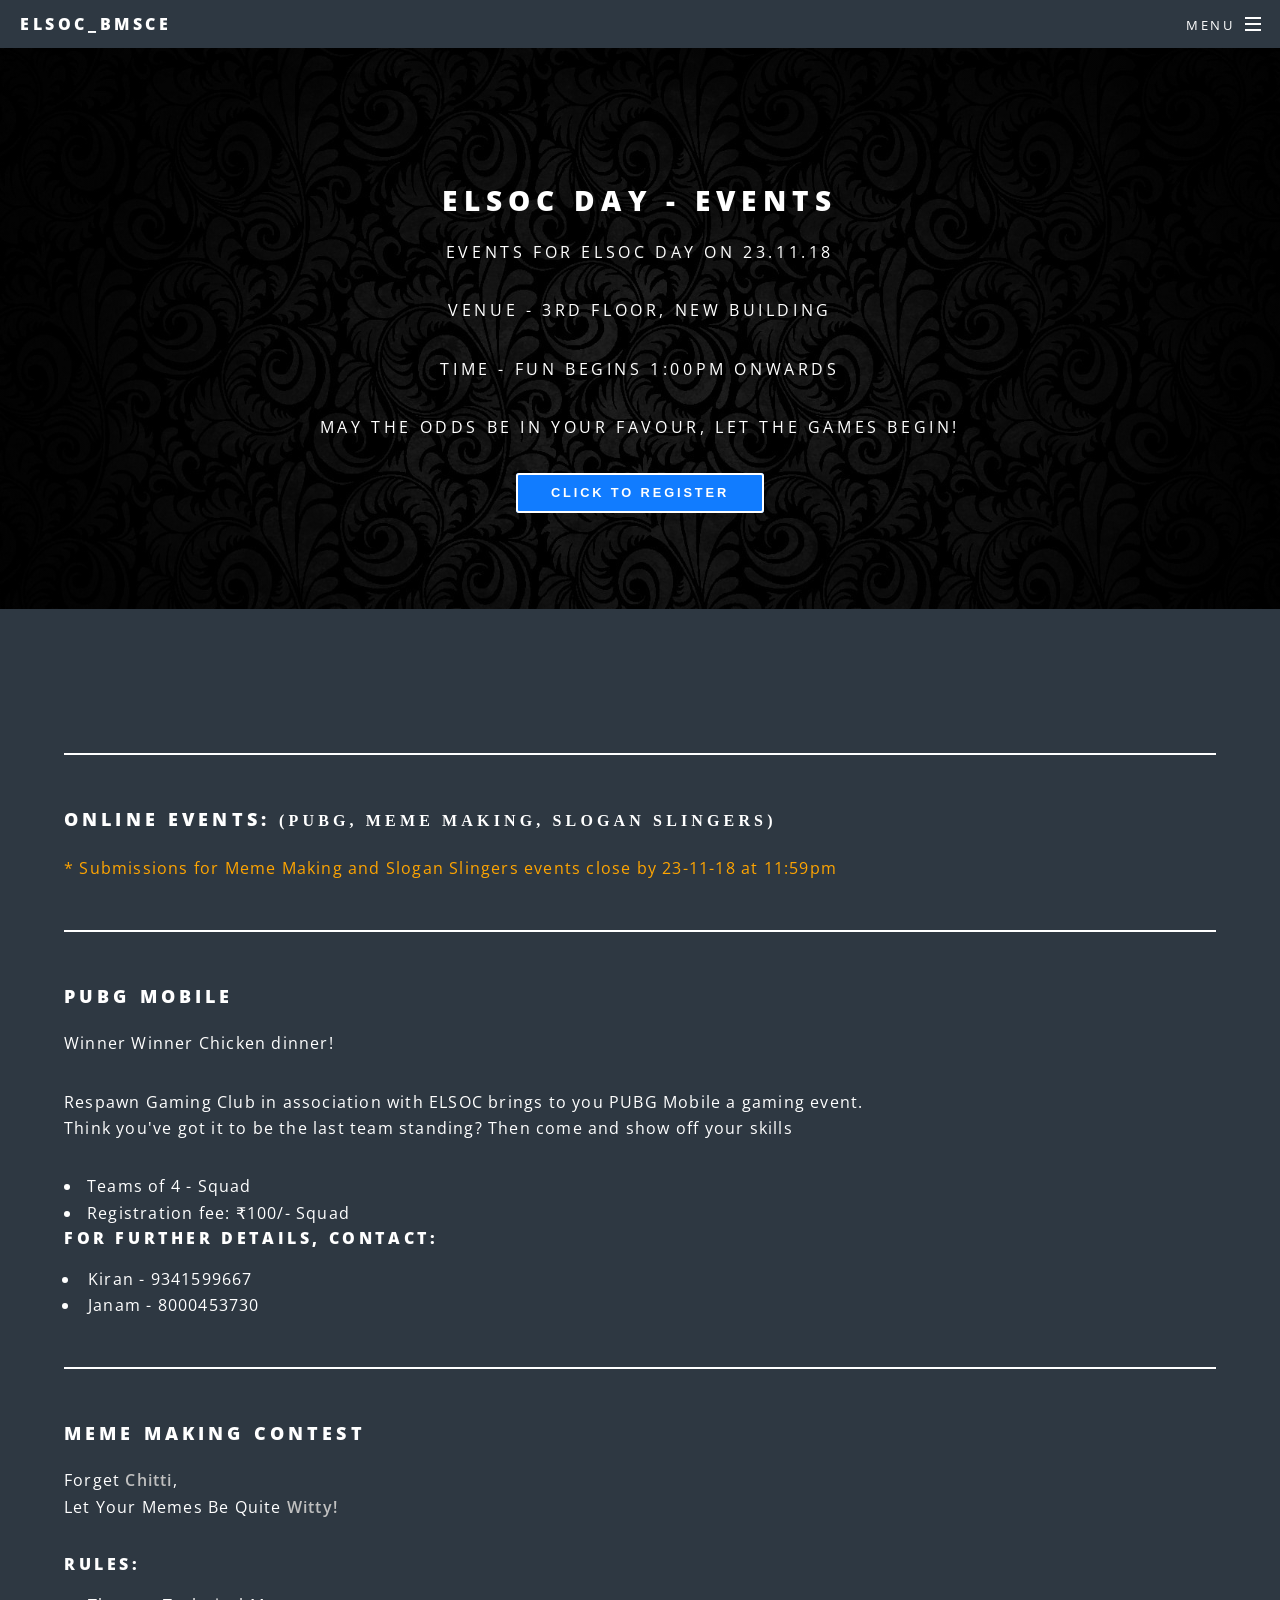
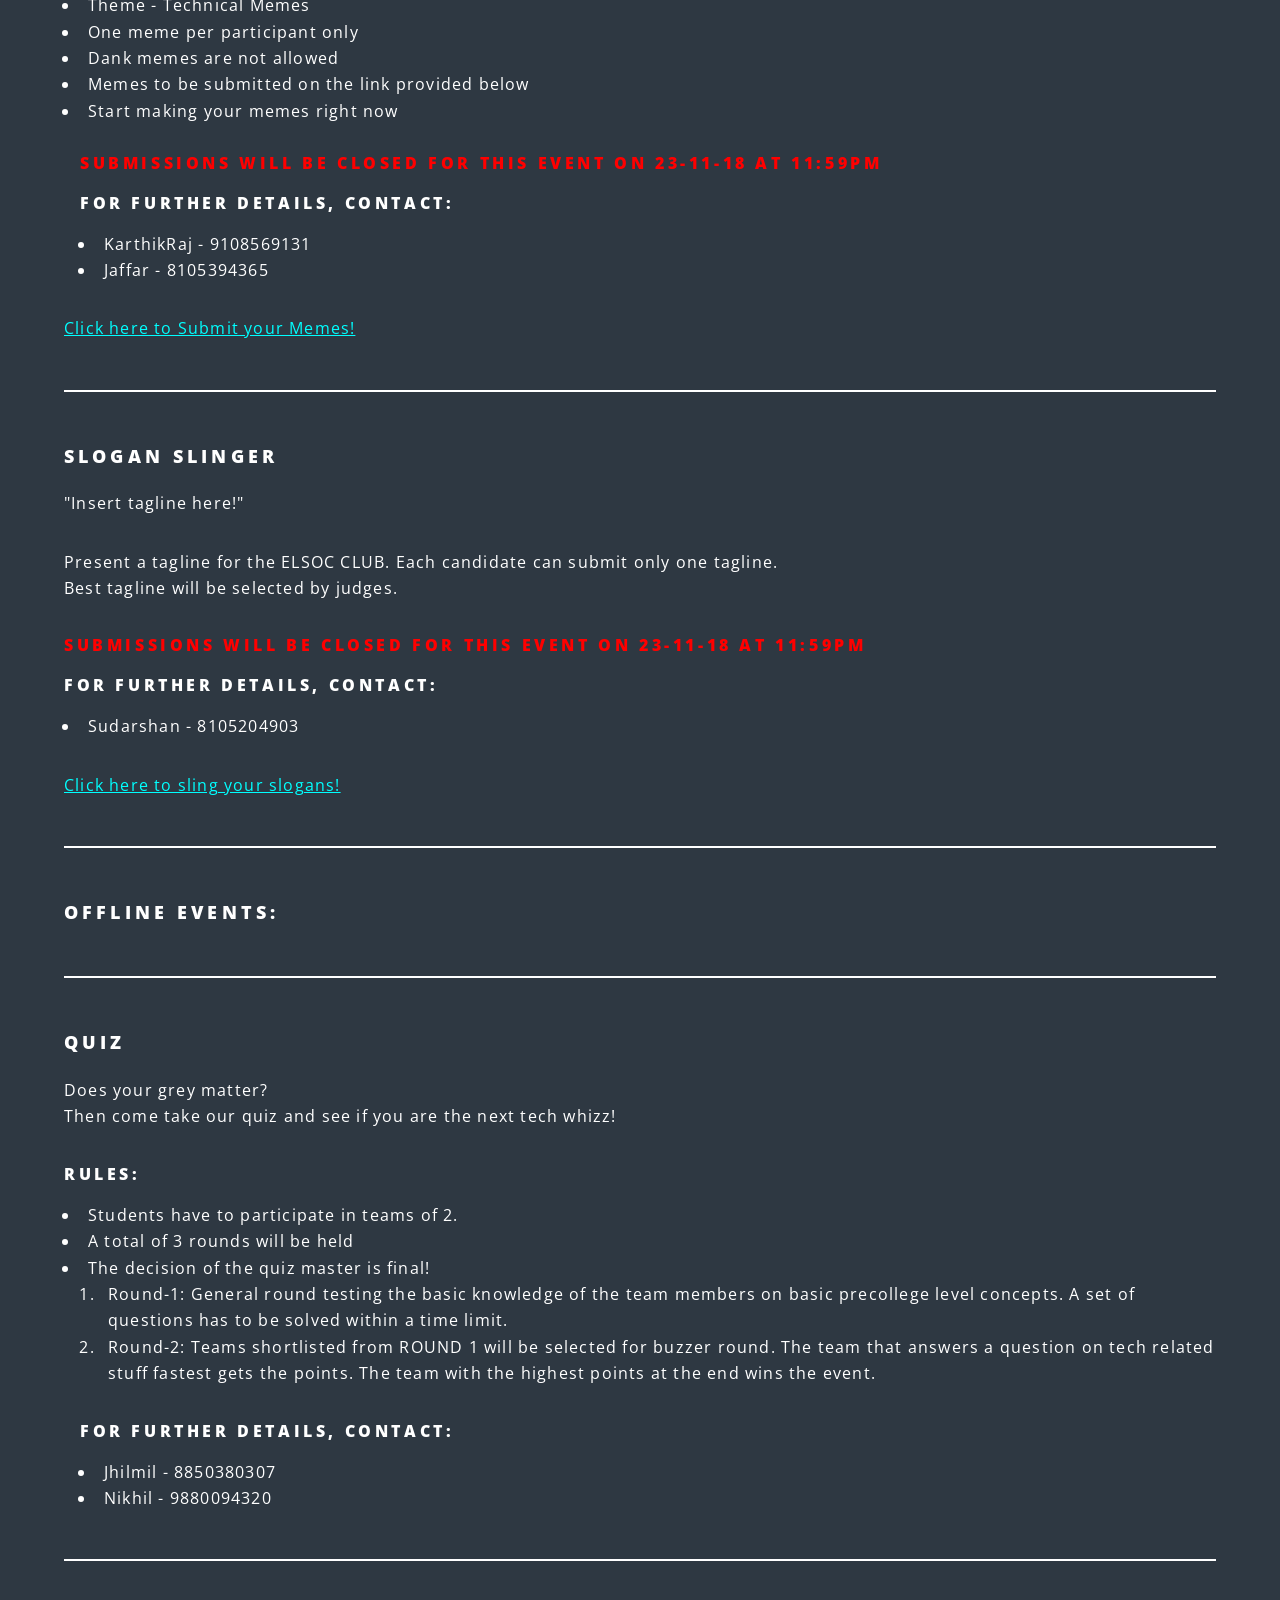
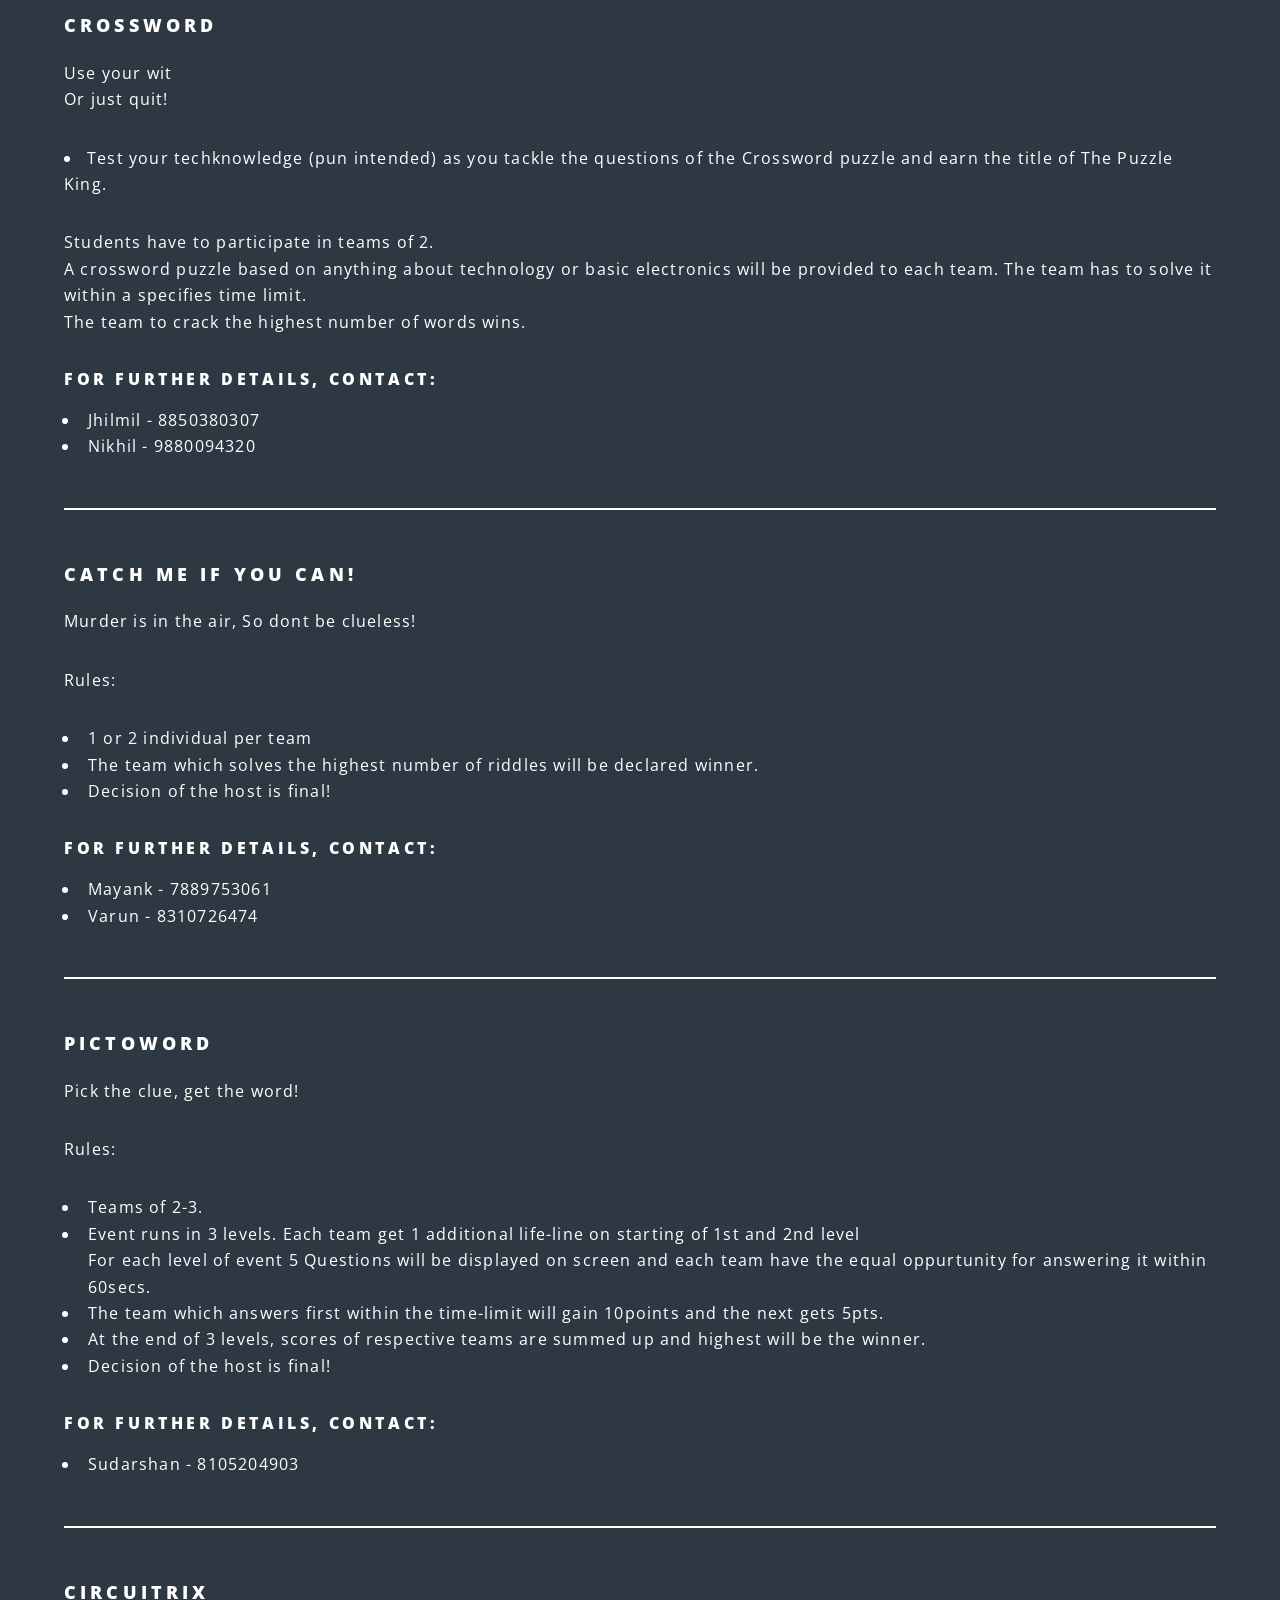
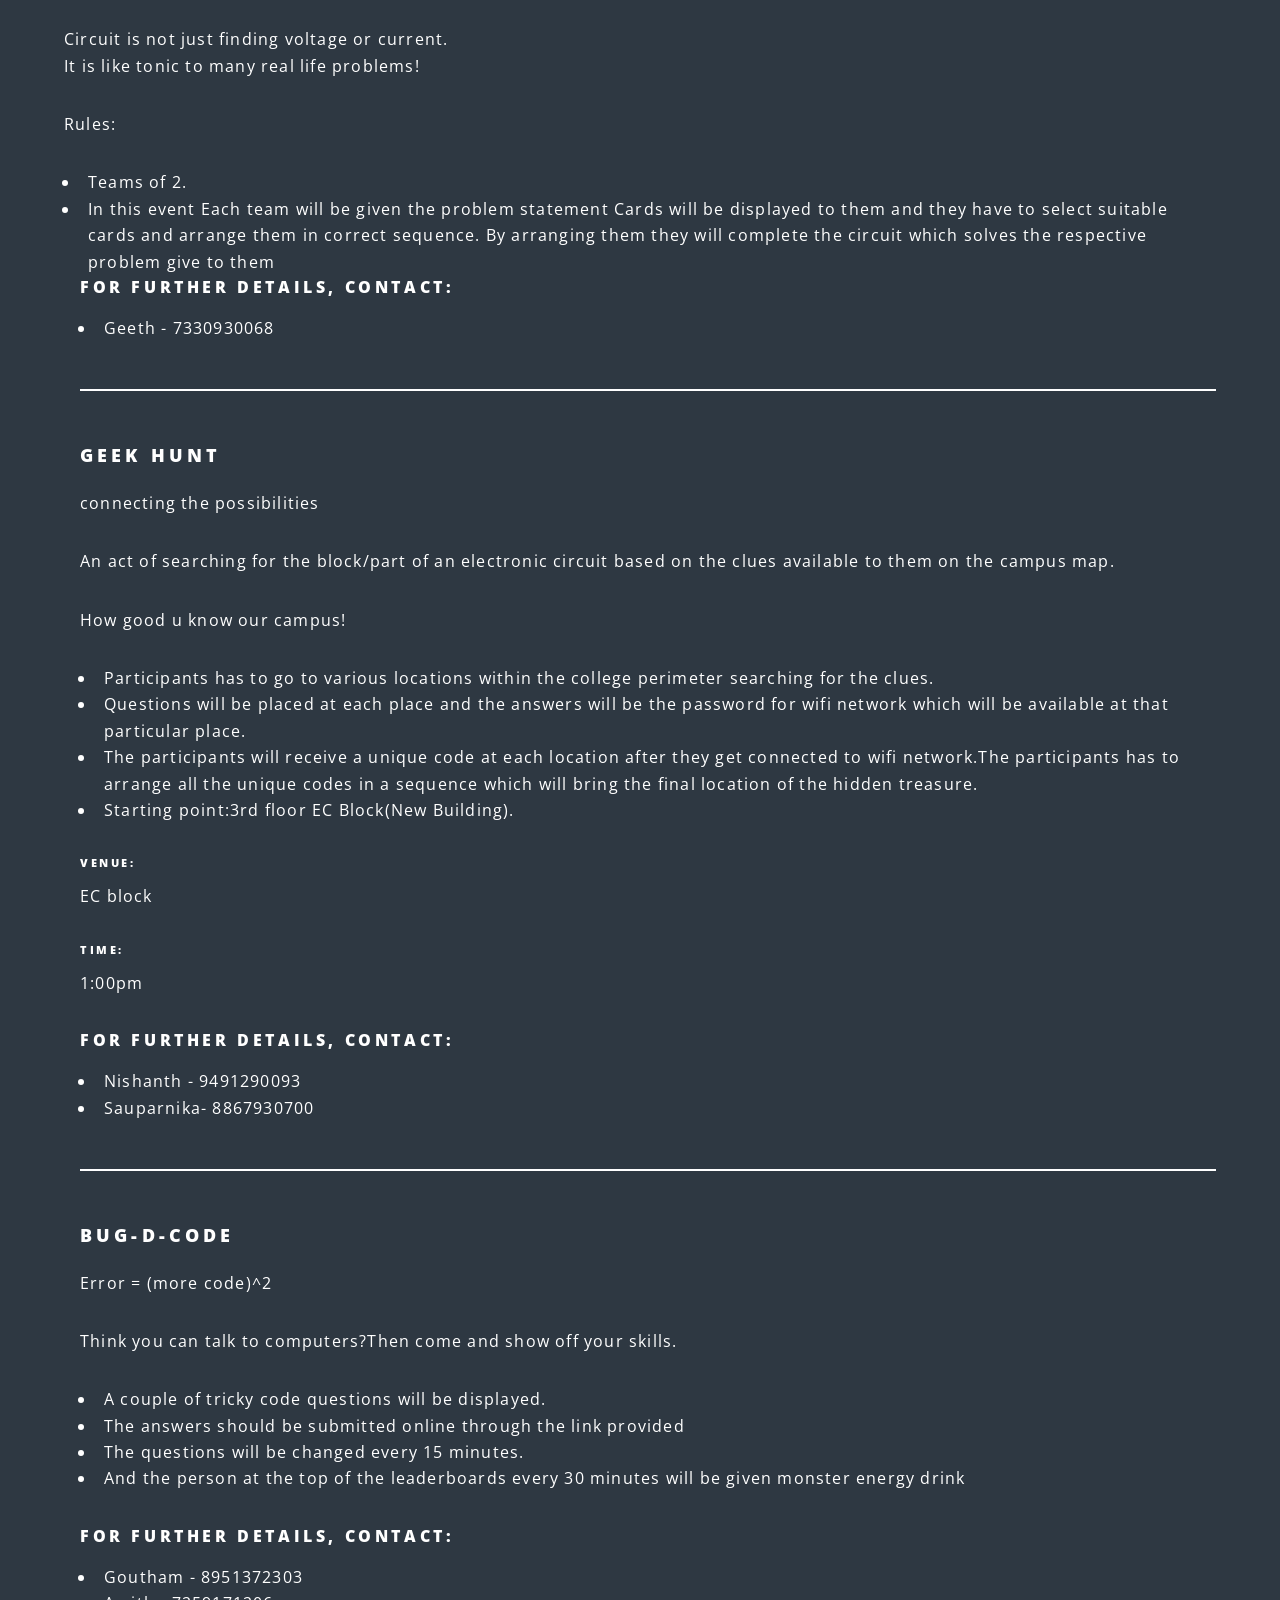
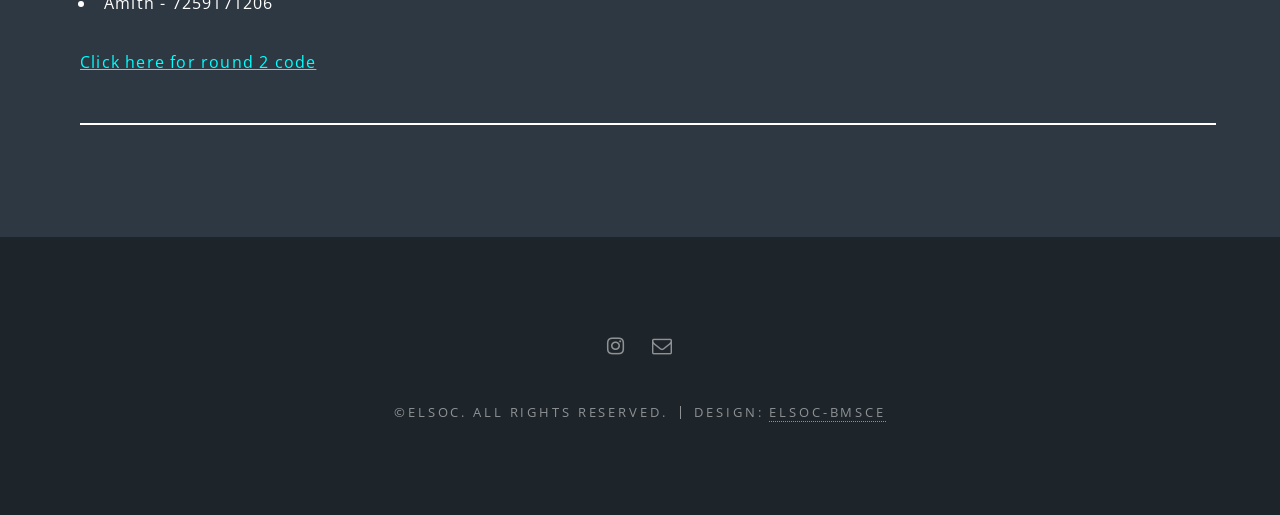
<file: elsoc_day.html>
<!DOCTYPE HTML>
<!--
	Spectral by HTML5 UP
	html5up.net | @ajlkn
	Free for personal and commercial use under the CCA 3.0 license (html5up.net/license)
-->
<html>
	<head>
		<title>ELSOC-BMSCE</title>
		<meta charset="utf-8" />
		<meta name="viewport" content="width=device-width, initial-scale=1, user-scalable=no" />
		<link rel="stylesheet" href="assets/css/main.css" /> <link rel="shortcut icon" href="images/elsoc.png" type="image/x-icon" />
		<noscript><link rel="stylesheet" href="assets/css/noscript.css" /></noscript>
	</head>
	<body class="is-preload">

		<!-- Page Wrapper -->
			<div id="page-wrapper">

				<!-- Header -->
					<header id="header">
						<h1><a href="index.html">ELSOC_BMSCE</a></h1>
						<nav id="nav">
							<ul>
								<li class="special">
									<a href="#menu" class="menuToggle"><span>Menu</span></a>
									<div id="menu">
										<ul>
											<li><a href="index.html">Home</a></li>
                                            <li><a href="Events.html">Events &nbsp<button type="button" style="background-color: #363534" "border:none" "color:white" ><span class="blink_text"><font face="Comic sans MS">New</font></span></button> </a></li>  
                                            <li><a href="workshops.html">Workshops</a></li>
											<li><a href="About.html">About</a></li>
										</ul>
									</div>
								</li>
							</ul>
						</nav>
					</header>

				<!-- Main -->
					<article id="main">
						<header>
							<h2>ELSOC Day - Events</h2>
							<p>Events for ELSOC day on 23.11.18</p>
							<p>Venue - 3rd floor, New Building</p>
							<p>Time - Fun begins 1:00pm onwards</p>
							<p>May the odds be in your favour, Let the games begin!</p>
                            <a href="#"><button type="button" style="background-color: #117cff; border:none; color:white; text-align: center;" value="Click to Register">Click To Register</button></a>
						</header>
						<section class="wrapper style6">
							<div class="inner">
                                <hr />
                                <h3>Online Events: <font face="Comic sans MS" size="3">(PUBG, Meme Making, Slogan Slingers)</font></h3>
                                <span class="blink_text" style="color: orange">* Submissions for Meme Making and Slogan Slingers events close by 23-11-18 at 11:59pm</span>
                                <hr />
                                
                                
                                <h3>PUBG Mobile</h3>
                                <p>Winner Winner Chicken dinner!</p>
                                <p>Respawn Gaming Club in association with ELSOC brings to you PUBG Mobile a gaming event.<br>
                                    Think you've got it to be the last team standing? Then come and show off your skills</p>
                                <li>Teams of 4 - Squad</li>
                                <li>Registration fee: ₹100/- Squad</li>
                                <h4>For further Details, Contact:</h4>
                                 <ul>
                                    <li>Kiran - 9341599667</li>
                                    <li>Janam - 8000453730 </li>
                                </ul>
                                
                                <hr />
								<h3>Meme Making Contest</h3>
								<p>Forget <b style="color: silver">Chitti</b>,<br>
                                    Let Your Memes Be Quite <b style="color: silver">Witty!</b></p>
                                <h4>Rules:</h4>
                                <ul>
                                <li>Theme - Technical Memes</li>
                                <li>One meme per participant only</li>
                                <li>Dank memes are not allowed</li>
                                <li>Memes to be submitted on the link provided below</li>
                                <li>Start making your memes right now</li><br>
                                <h4 style="color: red">Submissions will be closed for this event on 23-11-18 at 11:59pm</h4>
                                <h4>For further Details, Contact:</h4>
                                <ul>
                                    <li>KarthikRaj - 9108569131</li>
                                    <li>Jaffar     - 8105394365</li>
                                </ul>
                                
                                </ul>

								<a href="#" style="color: aqua"><p><u>Click here to Submit your Memes!</u></p></a>

								<hr />

								<h3>Slogan Slinger</h3>
								<p>"Insert tagline here!"</p>
                                <p>Present a tagline for the ELSOC CLUB. Each candidate can submit only one tagline.<br>Best tagline will be selected by judges.</p>
                                <h4 style="color: red">Submissions will be closed for this event on 23-11-18 at 11:59pm</h4>
                                <h4>For further Details, Contact:</h4>
                                 <ul>
                                    <li>Sudarshan - 8105204903</li>
                                </ul>
                                <a href="#" style="color:aqua"><p><u>Click here to sling your slogans!</u></p></a>
                                
                                <hr />

                                <h3>Offline events:</h3>
                                <hr />
                                <h3>Quiz</h3>
								<p>Does your grey matter?<br>
                                    Then come take our quiz and see if you are the next tech whizz!</p>
                                <h4>Rules:</h4>
                                <ul>
                                  <li>Students have to participate in teams of 2.</li>
                                  <li>A total of 3 rounds will be held</li>
                                  <li>The decision of the quiz master is final!</li>
                                    <ol>
                                        <li>Round-1: General round testing the basic knowledge of the team members on basic precollege level concepts. A set of questions has to be solved within a time limit.</li>
                                        <li>Round-2: Teams shortlisted from ROUND 1 will be selected for buzzer round. The team that answers a question on tech related stuff fastest gets the points. The team with the highest points at the end wins the event.</li>
                                    </ol>
                                    <h4>For further Details, Contact:</h4>
                                 <ul>
                                    <li>Jhilmil - 8850380307</li>
                                    <li>Nikhil  - 9880094320</li>
                                </ul>
                                    
                                </ul>
                                
                                <hr />

                                <h3>Crossword</h3>
                                <p>Use your wit<br>
Or just quit!<br><li>Test your techknowledge (pun intended) as you tackle the questions of the Crossword puzzle and earn the title of The Puzzle King.</li></p>
								<p>Students have to participate in teams of 2.<br>
A crossword puzzle based on anything about technology or basic electronics will be provided to each team. The team has to solve it within a specifies time limit.<br>
The team to crack the highest number of words wins.</p>
                                <h4>For further Details, Contact:</h4>
                                 <ul>
                                    <li>Jhilmil - 8850380307</li>
                                    <li>Nikhil  - 9880094320</li>
                                </ul>
                                
                                <hr />
                                
                                <h3>Catch me if you can!</h3>
                                <p>Murder is in the air, So dont be clueless!</p>
                                <p>Rules:</p>
                                <ul>
                                <li>1 or 2 individual per team</li>
                                <li>The team which solves the highest number of riddles will be declared winner.</li>
                                <li>Decision of the host is final!</li>
                                </ul>
                                <h4>For further Details, Contact:</h4>
                                 <ul>
                                    <li>Mayank - 7889753061</li>
                                    <li>Varun  - 8310726474</li>
                                </ul>
                                
                                <hr />
                                
                                <h3>PictoWord</h3>
                                <p>Pick the clue, get the word!</p>
                                <p>Rules:</p>
                                <ul>
                                <li>Teams of 2-3.</li>
                                <li>Event runs in 3 levels. Each team get 1 additional life-line on starting of 1st and 2nd level<br>
                                    For each level of event 5 Questions will be displayed on screen and each team have the equal oppurtunity for answering it within 60secs.</li>
                                <li>The team which answers first within the time-limit will gain 10points and the next gets 5pts.</li>
                                <li>At the end of 3 levels, scores of respective teams are summed up and highest will be the winner.</li>
                                <li>Decision of the host is final!</li>
                                </ul>
                                <h4>For further Details, Contact:</h4>
                                 <ul>
                                    <li>Sudarshan - 8105204903</li>
                                </ul>
                                
                                <hr />
                                
                                <h3>Circuitrix</h3>
                                <p>Circuit is not just finding voltage or current.<br>It is like tonic to many real life problems!</p>
                                <p>Rules:</p>
                                <ul>
                                <li>Teams of 2.</li>
                                <li>In this event
Each team will be given the problem statement
Cards will be displayed to them and they have to select suitable cards and arrange them in  correct sequence.
By arranging them they will complete the circuit which solves the respective problem give to them</li>
                                <h4>For further Details, Contact:</h4>
                                 <ul>
                                    <li>Geeth - 7330930068</li>
                                </ul>
                                
                                <hr />
                                
                           
                                <h3>Geek Hunt</h3>
                                <p>connecting the possibilities</p>
                                <p>An act of searching for the block/part of an electronic circuit based on the clues available to them on the campus map. </p>
                                <p>How good u know our campus!</p>
                                <ul>
                                    <li>Participants has to go to various locations within the college perimeter searching for  the  clues.</li>
                                    <li>Questions will be placed at each place and the answers will be the password for wifi network which will be available at that particular place.</li>
                                    <li>The participants will receive a unique code at each location after they get connected to wifi network.The participants has to arrange all the unique codes in a sequence which will bring the final location of the hidden treasure.</li>
                                    <li>Starting point:3rd floor EC Block(New Building).</li>

                                </ul>
                                <h6>Venue:</h6> <p>EC block</p>
                                <h6>Time:</h6> <p>1:00pm</p>
                                <h4>For further Details, Contact:</h4>
                                 <ul>
                                    <li>Nishanth - 9491290093</li>
                                     <li>Sauparnika- 8867930700</li>
                                </ul>
                                
                                <hr />

                                
                                
                                <h3>Bug-D-Code</h3>
                                <p>Error = (more code)^2</p>
                                <p>Think you can talk to computers?Then come and show off your skills.</p>
                             
                                <ul>
				<li>A couple of tricky code questions will be displayed.</li>
                                <li>The answers should be submitted online through the link provided</li>
				<li>The questions will be changed every 15 minutes.</li>
                                <li>And the person at the top of the leaderboards every 30 minutes will be given monster energy drink</li>

                                </ul>
                              
                                <h4>For further Details, Contact:</h4>
                                 <ul>
                                    <li>Goutham - 8951372303</li>
                                     <li>Amith - 7259171206</li>
                                </ul>
                                
					<a href="bug_d_code_2.html" style="color: aqua"><p><u>Click here for round 2 code</u></p></a>
                                <hr />

                                
							</div>
						</section>
					</article>

				<!-- Footer -->
					<footer id="footer">
						<ul class="icons">
							 
							<li><a href="https://www.instagram.com/elsocbmsce/" class="icon fa-instagram"><span class="label">Instagram</span></a></li>
<!--							<li><a href="#" class="icon fa-dribbble"><span class="label">Dribbble</span></a></li>-->
							<li><a href="mailto: elsoc.bmsce.ec@gmail.com" class="icon fa-envelope-o"><span class="label">Email</span></a></li>
						</ul>
						<ul class="copyright">
                            <li>&copy;ELSOC. All rights reserved.</li><li>Design: <a href="https://github.com/ElsocBmsce">ELSOC-BMSCE</a></li>
                        </ul>
					</footer>

			</div>

		<!-- Scripts -->
			<script src="assets/js/jquery.min.js"></script>
			<script src="assets/js/jquery.scrollex.min.js"></script>
			<script src="assets/js/jquery.scrolly.min.js"></script>
			<script src="assets/js/browser.min.js"></script>
			<script src="assets/js/breakpoints.min.js"></script>
			<script src="assets/js/util.js"></script>
			<script src="assets/js/main.js"></script>

	</body>
</html>
</file>
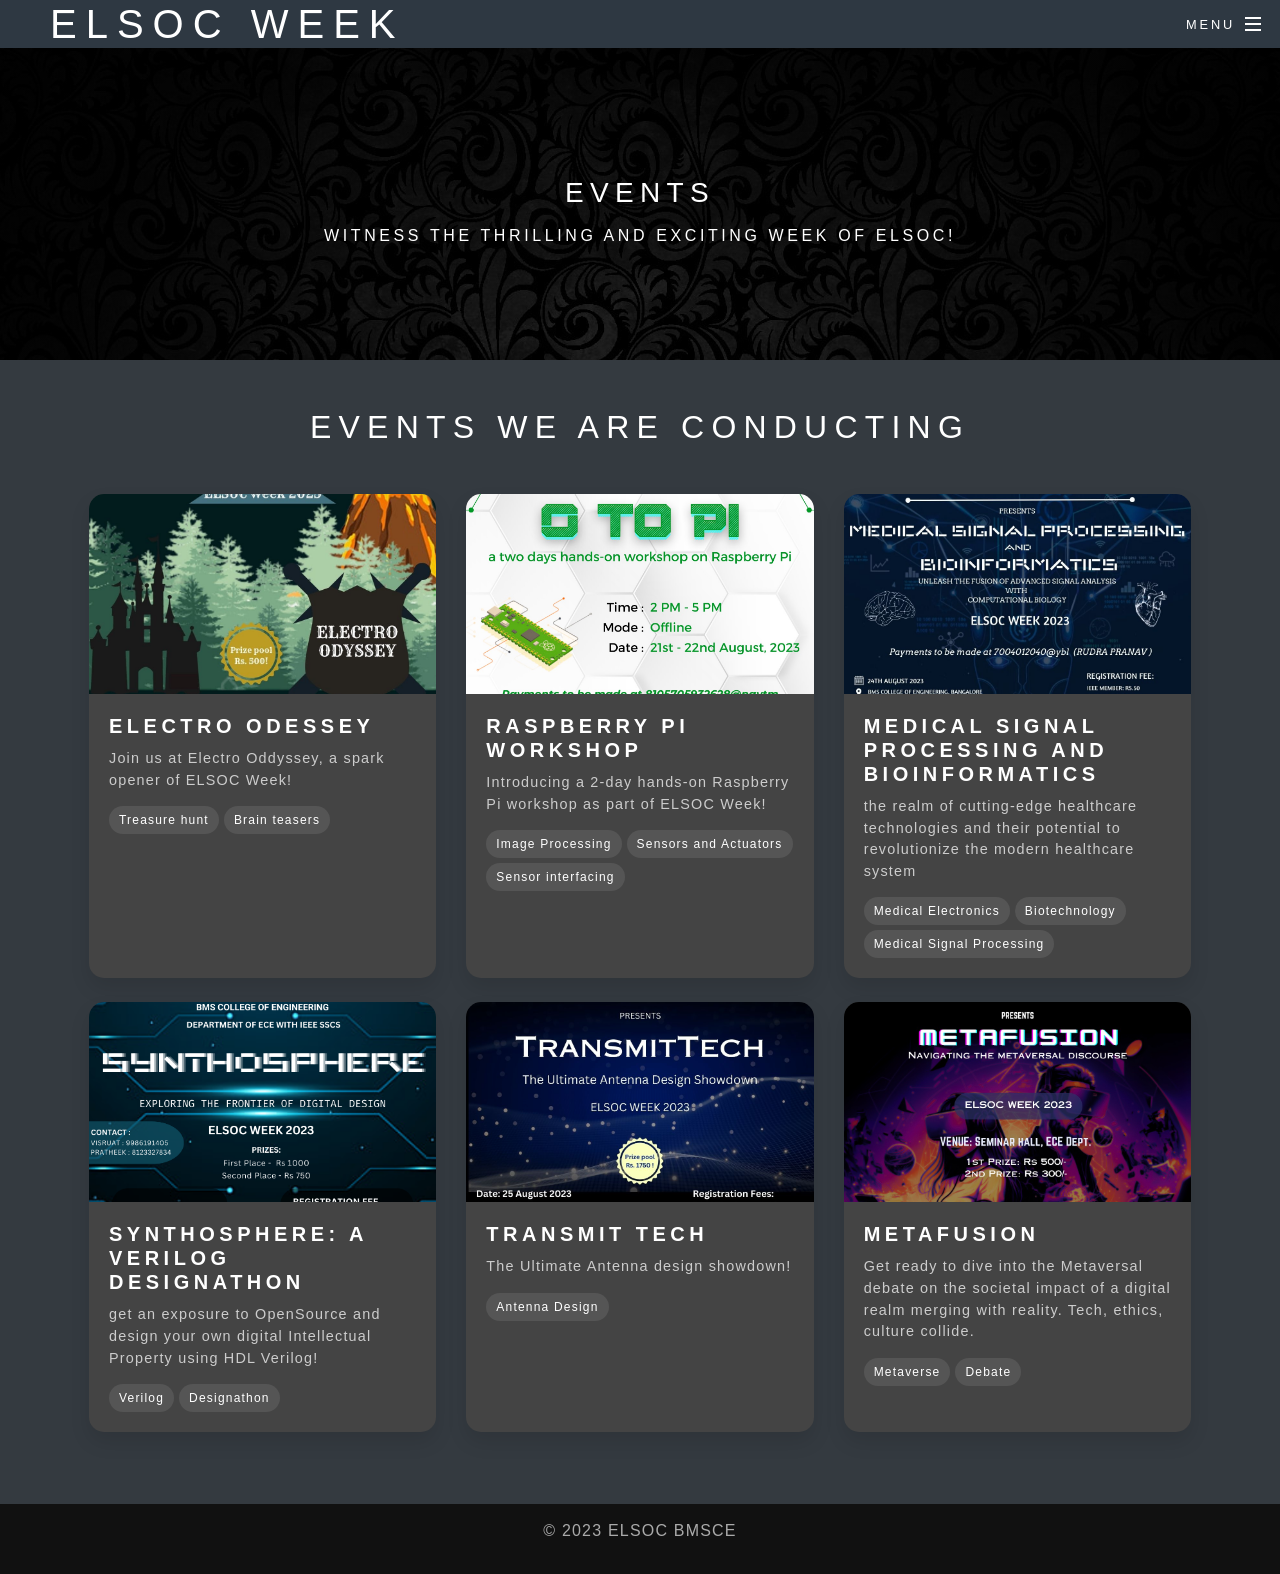
<file: Events.html>
<!DOCTYPE html>
<!--
	Spectral by HTML5 UP
	html5up.net | @ajlkn
	Free for personal and commercial use under the CCA 3.0 license (html5up.net/license)
-->
<html>
  <head>
    <title>ELSOC-BMSCE</title>
    <meta charset="utf-8" />
    <meta
      name="viewport"
      content="width=device-width, initial-scale=1, user-scalable=no"
    />
    <link rel="stylesheet" href="assets/css/main.css" />
    <link rel="shortcut icon" href="images/elsoc.png" type="image/x-icon" />
    <noscript
      ><link rel="stylesheet" href="assets/css/noscript.css"
    /></noscript>
    <link rel="stylesheet" href="https://stackpath.bootstrapcdn.com/bootstrap/4.5.2/css/bootstrap.min.css">
    <style>
        body {
            background-color: #222;
            color: #fff;
        }

        /* Navbar Styles */
        .navbar {
            background-color: rgba(0, 0, 0, 0.8);
        }


        /* Header Styles */
        #home {
        background-image: url('media/elsoc_logo.png');
        background-size: cover;
        background-position: center;
        height: 100vh;
        display: flex;
        flex-direction: column;
        justify-content: center;
        align-items: center;
        text-align: center;
        position: relative;
        overflow: hidden;
    }

    #home h1 {
        font-size: 3rem;
        margin-bottom: 90%; /* Adjust the margin-bottom to control the distance from the navbar */
        margin-top: 50%; /* Adjust the margin-top to control the distance from the navbar */
        font-weight: bold;
        text-shadow: 0 0 20px rgba(0, 0, 0, 0.5);
        animation: glowText 2s infinite;
    }

        #home p {
            font-size: 1.3rem;
            animation: fadeInUp 2s ease-out 1.5s forwards;
        }

        @keyframes glowText {
            0%, 100% {
                text-shadow: 0 0 20px rgba(0, 255, 0, 0.7);
            }
            50% {
                text-shadow: 0 0 30px rgba(255, 105, 180, 1);
            }
        }

        /* Event Card Styles */
        .event-card {
            background: #444;
            border-radius: 15px;
            box-shadow: 0 10px 20px rgba(0, 0, 0, 0.1);
            overflow: hidden;
            transition: transform 0.3s, box-shadow 0.3s;
        }

        .event-card:hover {
            transform: translateY(-5px);
            box-shadow: 0 15px 30px rgba(0, 0, 0, 0.2);
        }

        .event-card .event-img img {
            width: 100%;
            height: 200px;
            object-fit: cover;
            transition: transform 0.3s;
        }

        .event-card .event-img:hover img {
            transform: scale(1.05);
        }

        .event-card .event-info {
            padding: 20px;
        }

        .event-card .event-title {
            font-size: 1.25rem;
            font-weight: bold;
            margin-bottom: 10px;
        }

        .event-card .event-description {
            color: #ccc;
            font-size: 0.9rem;
            margin-bottom: 15px;
        }

        .event-card .register-button {
            background: linear-gradient(to right, #FFB6C1, #FF69B4);
            color: #fff;
            border: none;
            border-radius: 30px;
            padding: 8px 20px;
            font-weight: bold;
            transition: transform 0.2s, box-shadow 0.2s, background 0.2s;
            cursor: pointer;
            width: 100%;
        }

        .event-card .register-button:hover {
            transform: scale(1.05);
            box-shadow: 0 6px 20px rgba(255, 105, 180, 0.3);
            background: linear-gradient(to right, #FFA9D1, #FFB6C1);
        }

        .event-card .event-tags {
            display: flex;
            flex-wrap: wrap;
            gap: 5px;
            margin-top: 10px;
        }

        .event-card .event-tag {
            background: #555;
            color: #fff;
            font-size: 0.75rem;
            padding: 5px 10px;
            border-radius: 15px;
        }

        /* Floating Live Text Styles */
        .floating-text {
            position: absolute;
            top: 50%;
            left: 50%;
            margin-top: 40%;
            margin-bottom: 5%;
            transform: translate(-50%, -50%);
            font-size: 1.8rem;
            font-weight: 800;
            color: #7369ff;
            animation: floatText 3s infinite;
        }

        @keyframes floatText {
            0%, 100% {
                transform: translate(-50%, -50%) translateY(-10px);
            }
            50% {
                transform: translate(-50%, -50%);
            }
        }

        /* Footer Styles */
        footer {
            background-color: #111;
            color: #aaa;
            padding: 15px 0;
            text-align: center;
        }
    </style>
    <style>
        .call-button {
            display: inline-block;
            padding: 8px 16px;
            background: linear-gradient(135deg, #f9a7b0, #e89fa7);
            border: none;
            border-radius: 20px;
            color: white;
            font-weight: bold;
            text-decoration: none;
            box-shadow: 0px 2px 4px rgba(0, 0, 0, 0.2);
            cursor: pointer;
        }

        .call-button:hover {
            background: linear-gradient(135deg, #e89fa7, #d5969e);
        }
    </style>
  </head>
  <body class="is-preload">
    <!-- Page Wrapper -->
    <div id="page-wrapper">

      <!-- Header -->
					<header id="header">
						<h1><a href="index.html">ELSOC Week</a></h1>
						<nav id="nav">
							<ul>
								<li class="special">
									<a href="#menu" class="menuToggle"><span>Menu</span></a>
									<div id="menu">
										<ul>
											<li><a href="index.html">Home</a></li>
                                            <li><a href="Events.html">Events &nbsp<button type="button" style="background-color: #363534" "border:none" "color:white" ><span class="blink_text"><font face="Comic sans MS">New</font></span></button> </a></li>  
                            

											<li><a href="About.html">About Us</a></li>
<!--
											<li><a href="#">Sign Up</a></li>
											<li><a href="#">Log In</a></li>
-->
										</ul>
									</div>
								</li>
							</ul>
						</nav>
					</header>

      <!-- Main -->
      <article id="main">
        <header>
          <h2>Events</h2>
          <p>Witness the thrilling and exciting week of ELSOC! </p>
        </header>

         <section id="events" class="bg-dark py-5">
        <div class="container">
            <h2 class="text-center mb-5">Events we are conducting</h2>
            <div class="row">

                <!-- ... Event cards ... -->

                <div class="col-md-6 col-lg-4 mb-4">
                    <div class="card event-card h-100 border-0">
                        <div class="event-img">
                            <img src="media/electro_odessey.jpeg" alt="Event 1">
                        </div>
                        <div class="event-info">
                            <h5 class="event-title">Electro Odessey</h5>
                            <p class="event-description">Join us at Electro Oddyssey, a spark opener of ELSOC Week!</p>
                            <p class="expanded-description d-none">A super fun game wherein you'll be thrust into a realm of problem-solving, strategic thinking, and heart-racing challenges.<br>
                                ⚔️ Your mission?<br>
                                Nothing short of finding hidden treasures through an exhilarating, brain-teasing treasure hunt. 🗝️<br><br>
                                
                                So will you answer this call of adventure on
                                2 PM, 19th August 2023?<br><br>
                                
                                Register in teams of 2<br><br>
                                
                                Registration fees: Rs. 0 👀<br>
                                Prize Pool: Rs. 500 🤩 <br><br> For any queries, contact:
                                <br>
                                Vinayak: <a class="call-button" href="tel:+9187624 66705">Call</a>
                                <br>
                                Arvind: <a class="call-button" href="tel:+916361 275 231">Call</a>
			    </p>
                            <div class="event-tags">
                                <span class="event-tag">Treasure hunt</span>
                                <span class="event-tag">Brain teasers</span>
                            </div>
                            <button class="register-button d-none" onclick="openRegistrationForm('https://forms.gle/UQ2zuAKn5HSUa8zp6')">Register Now</button>
                        </div>
                    </div>
                </div>

                <div class="col-md-6 col-lg-4 mb-4">
                    <div class="card event-card h-100 border-0">
                        <div class="event-img">
                            <img src="media/raspberrypi.jpeg" alt="Event 1">
                        </div>
                        <div class="event-info">
                            <h5 class="event-title">Raspberry Pi Workshop</h5>
                            <p class="event-description">Introducing a 2-day hands-on Raspberry Pi workshop as part of ELSOC Week!</p>
                            <p class="expanded-description d-none">Explore RasPi basics, from OS booting to sensor &amp; actuator interfacing, also witness image processing in action with Pi Cam!<br>
                                Secure your spot for an immersive experience with physical boards. Limited seats available, so don't miss out! 🔌<br><br>
                                
                                <strong>Date:</strong> 21st &amp; 22nd August 2023<br>
                                <strong>Time:</strong> 2 PM - 5 PM<br>
                                <strong>Mode:</strong> Offline<br><br>
                                
                                Registration fees: Rs.50  <br><br>For any queries, contact:
                                <br>
                                Rahul - <a class="call-button" href="tel:+9181057 05932">Call</a>
                                <br>
                                Rudra - <a class="call-button" href="tel:+9170040 12040">Call</a>
			    </p>
                            <div class="event-tags">
                                <span class="event-tag">Image Processing</span>
                                <span class="event-tag">Sensors and Actuators</span>
                                <span class="event-tag">Sensor interfacing</span>
                            </div>
                            <button class="register-button d-none" onclick="openRegistrationForm('https://forms.gle/n2E2q1Xat4H16QqLA')">Register Now</button>
                        </div>
                    </div>
                </div>

                <div class="col-md-6 col-lg-4 mb-4">
                    <div class="card event-card h-100 border-0">
                        <div class="event-img">
                            <img src="media/medicalsignalprocessing.jpg" alt="Event 1">
                        </div>
                        <div class="event-info">
                            <h5 class="event-title">Medical Signal Processing and Bioinformatics</h5>
                            <p class="event-description">the realm of cutting-edge healthcare technologies and their potential to revolutionize the modern healthcare system</p>
                            <p class="expanded-description d-none">Are you ready to uncover the realm of cutting-edge healthcare technologies and their potential to revolutionize the modern healthcare system? 🏥<br><br>
    
                                IEEE Signal Processing Society in collaboration with ELSOC is organizing a workshop on the account of ELSOC WEEK. It is a unique opportunity to explore the world of Medical Signal Processing and Bioinformatics 🧫🩺<br><br>
                                
                                🚀 Immerse yourself in an exclusive workshop that offers hands-on practical exercises, designed to provide you with firsthand experience in the field of Medical Signal Processing.<br><br>
                                
                                <strong>Date:</strong> 24th August 2023<br>
                                <strong>Time:</strong> 10:00 AM<br><br>
                                
                                Registration Fee:<br>
                                IEEE Members: ₹50<br>
                                Non-IEEE Members: ₹80 <br>
                                As a participant, you will receive certificates, recognizing your contribution to this significant event. Join us and become a part of this incredible journey that fuses the worlds of healthcare and technology! 👩‍⚕️👨‍💻🧬 <br><br>For further information and inquiries, please don't hesitate to contact our coordinators:
                                <br>
                                Samrudh: <a class="call-button" href="tel:+918884840600">Call</a>
                                <br>
                                Shashank: <a class="call-button" href="tel:+919741143939">Call</a>
                                <br>
                                Sanjana: <a class="call-button" href="tel:+916361294257">Call</a>
			    </p>
                            <div class="event-tags">
                                <span class="event-tag">Medical Electronics</span>
                                <span class="event-tag">Biotechnology</span>
                                <span class="event-tag">Medical Signal Processing</span>
                            </div>
                            <button class="register-button d-none" onclick="openRegistrationForm('https://forms.gle/Hyk2uZoeAToYnktu6')">Register Now</button>
                        </div>
                    </div>
                </div>


                <div class="col-md-6 col-lg-4 mb-4">
                    <div class="card event-card h-100 border-0">
                        <div class="event-img">
                            <img src="media/SYNTHOSPHERE.png" alt="Event 1">
                        </div>
                        <div class="event-info">
                            <h5 class="event-title">SynthoSphere: A Verilog Designathon</h5>
                            <p class="event-description">get an exposure to OpenSource and design your own digital Intellectual Property using HDL Verilog!</p>
                            <p class="expanded-description d-none">
                                BMSCE IEEE SSCS in collaboration with Dept. Of ECE, BMSCE as a part of ELSOC Week, brings to you SynthoSphere: A Verilog Designathon, get an exposure to OpenSource and design your own digital Intellectual Property using HDL Verilog!<br><br>
    
    The challenge is of two stages:🤖<br>
    1. Craft a complex and innovative digital design.<br>
    2. Ensure that the simulation results remain consistent before and after synthesis.<br><br>
    
    <strong>Note:</strong> Tools and Tutorials will be provided online. Internship opportunities for participants based on performance.<br><br>
    
    <strong>Prizes:</strong><br>
    1st Place - Rs 1000<br>
    2nd Place - Rs 750<br><br>
    
    <strong>Date:</strong> 24th &amp; 25th August, 2023.<br>
    <strong>Mode:</strong> Online<br><br>
    
    Registration Fees:<br>
    IEEE Members - Rs 30<br>
    Non IEEE Members - Rs 50 <br> <br>For more details:<br>
    Visruat - <a class="call-button" href="tel:+919986191405">Call</a> <br>
    Pratheek - <a class="call-button" href="tel:+9181233 27834">Call</a>
                            </p>
                            <div class="event-tags">
                                <span class="event-tag">Verilog</span>
                                <span class="event-tag">Designathon</span>
                            </div>
                            <button class="register-button d-none" onclick="openRegistrationForm('https://forms.gle/dQv8xJNC174MprbU7')">Register Now</button>
                        </div>
                    </div>
                </div>

                <div class="col-md-6 col-lg-4 mb-4">
                  <div class="card event-card h-100 border-0">
                      <div class="event-img">
                          <img src="media/transmit_tech.jpg" alt="Event 1">
                      </div>
                      <div class="event-info">
                          <h5 class="event-title">Transmit Tech</h5>
                          <p class="event-description">The Ultimate Antenna design showdown!</p>
                          <p class="expanded-description d-none">
                                
                                BMSCE IEEE APS in collaboration with Dept. Of ECE, BMSCE as a part of ELSOC Week, presents to you <strong>TransmitTech</strong>, a unique Antenna designing competition with a strong emphasis on real-world usability.


<br><br>
  Participants will be challenged with creating antenna designs that serve specific purposes and will later be reviewed by a panel of five accomplished judges with expertise in the field. Unleash your creativity, push the boundaries of technology, and craft purpose-driven antenna designs that could revolutionize the way we connect.
<br><br>


  <strong>Prizes:</strong><br>
  1st Place - Rs 1000<br>
  2nd Place - Rs 750
<br>

<br><br>
  <strong>Date:</strong> 25th August, 2023.<br>
  <strong>Mode:</strong> Hybrid<br>
  <strong>Registration Fees:</strong><br>
  IEEE Members - Rs. 35<br>
  Non IEEE Members - Rs. 50
<br><br>
			<br>For more details, please contact:<br>
Prajeet: <a class="call-button" href="tel:+918792063841">Call</a><br>
Shriya: <a class="call-button" href="tel:+919731434277">Call</a>
                          
                            </p>
                          <div class="event-tags">
                              <span class="event-tag">Antenna Design</span>

                          </div>
                          <button class="register-button d-none" onclick="openRegistrationForm('https://forms.gle/sPMjofQud3pFeZQc7')">Register Now</button>
                      </div>
                  </div>
              </div>



<div class="col-md-6 col-lg-4 mb-4">
    <div class="card event-card h-100 border-0">
        <div class="event-img">
            <img src="media/metafusion.jpg" alt="Event 1">
        </div>
        <div class="event-info">
            <h5 class="event-title">Metafusion</h5>
            <p class="event-description">Get ready to dive into the Metaversal debate on the societal impact of a digital realm merging with reality. Tech, ethics, culture collide.</p>
            <p class="expanded-description d-none">
                
                    BMSCE, IEEE COMSOC in collaboration with ELSOC brings you<br>
                    MetaFusion— Navigating The Metaversal Discourse<br>
                    as a part of ELSOC Week!<br><br>
                
    
                    "You don't win a debate by suppressing discussion; you win it with a better argument." 🗣️<br><br>

                Get ready to dive into the Metaversal debate on the societal impact of a digital realm merging with reality. Tech, ethics, culture collide.
                Don't miss out on this amazing opportunity to engage in thought-provoking discussions and win awesome prizes. 🎙️
                <br><br>
                🏆 First Prize: Rs 500<br>
                🥈 Second Prize: Rs 300
                <br><br>
                <strong>Date:</strong> 23/08/23<br>
                <strong>Time:</strong> 2PM<br>
                <strong>Venue:</strong> ECE Seminar Hall
                <br>
                <strong>Registration Fees:</strong><br>
                IEEE Members: Rs 35<br>
                Non IEEE Members: Rs 50
                <br>
                <strong>For any queries contact:</strong><br>
                Spoorthi Bhat - <a class="call-button" href="tel:+9199645 42325">Call</a><br>
                Ujjwal Rakesh - <a class="call-button" href="tel:+917070181312">Call</a>
            </p>
            <div class="event-tags">
                <span class="event-tag">Metaverse</span>
                <span class="event-tag">Debate</span>
            </div>
            <button class="register-button d-none" onclick="openRegistrationForm('https://forms.gle/obUFa2j8HZg7Wp9UA')">Register Now</button>
        </div>
    </div>
</div>

		    



                <!-- Repeat for other events -->

            </div>
        </div>
    </section>
  
      <!-- More sections: Gallery, About Us, Contact -->
  
      <footer>
          <div class="container">
              <p>&copy; 2023 ELSOC BMSCE</p>
          </div>
      </footer>
  
      <script src="https://code.jquery.com/jquery-3.5.1.slim.min.js"></script>
      <script src="https://cdn.jsdelivr.net/npm/@popperjs/core@2.9.1/dist/umd/popper.min.js"></script>
      <script src="https://stackpath.bootstrapcdn.com/bootstrap/4.5.2/js/bootstrap.min.js"></script>
      <script>
          function openRegistrationForm(url) {
              window.open(url, '_blank');
          }
      </script>
      <script>
          // JavaScript to toggle description and registration button visibility
          document.addEventListener("DOMContentLoaded", function() {
              const eventCards = document.querySelectorAll(".event-card");
      
              eventCards.forEach(function(card) {
                  const description = card.querySelector(".event-description");
                  const expandedDescription = card.querySelector(".expanded-description");
                  const registerButton = card.querySelector(".register-button");
      
                  card.addEventListener("click", function() {
                      description.classList.toggle("d-none");
                      expandedDescription.classList.toggle("d-none");
                      registerButton.classList.toggle("d-none");
                  });
              });
          });
      
          function openRegistrationForm(url) {
              window.open(url, '_blank');
          }
      </script>

    <!-- Scripts -->
    <script src="assets/js/jquery.min.js"></script>
    <script src="assets/js/jquery.scrollex.min.js"></script>
    <script src="assets/js/jquery.scrolly.min.js"></script>
    <script src="assets/js/browser.min.js"></script>
    <script src="assets/js/breakpoints.min.js"></script>
    <script src="assets/js/util.js"></script>
    <script src="assets/js/main.js"></script>
  </body>
</html>
</file>
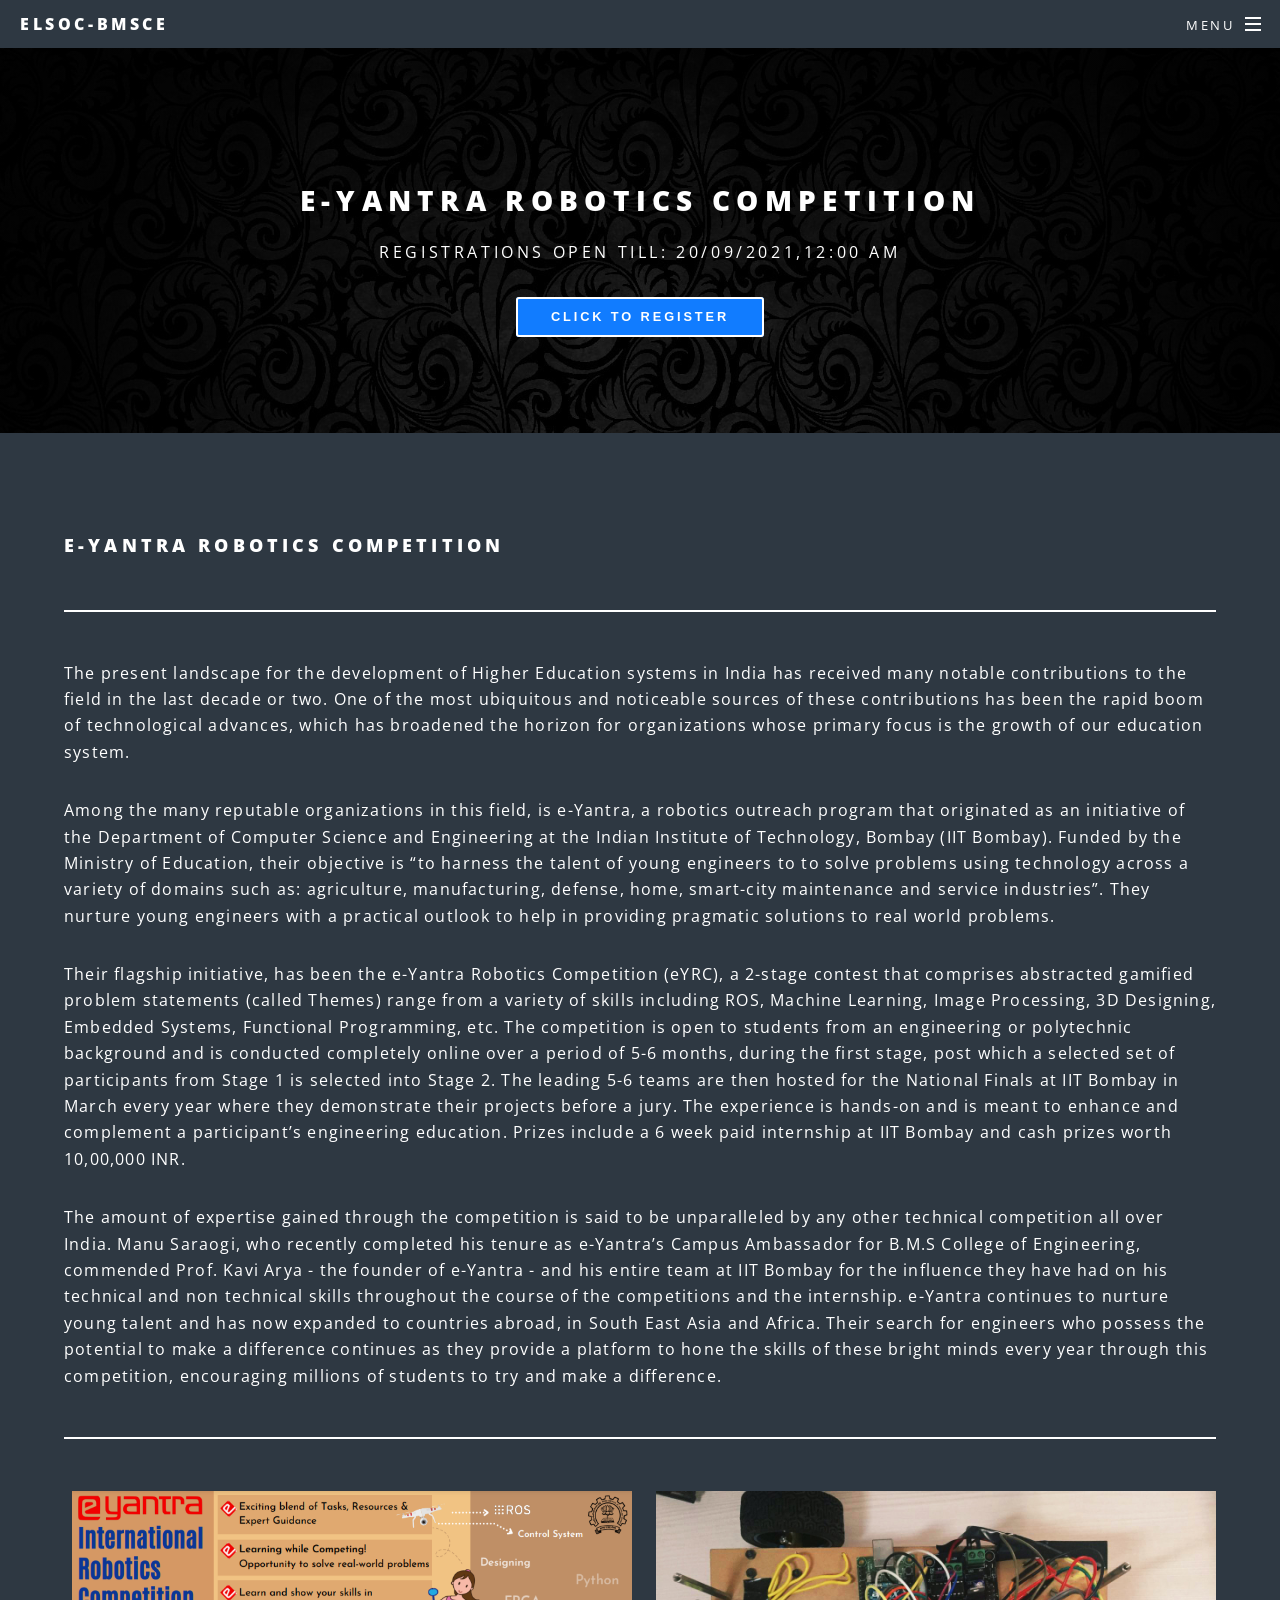
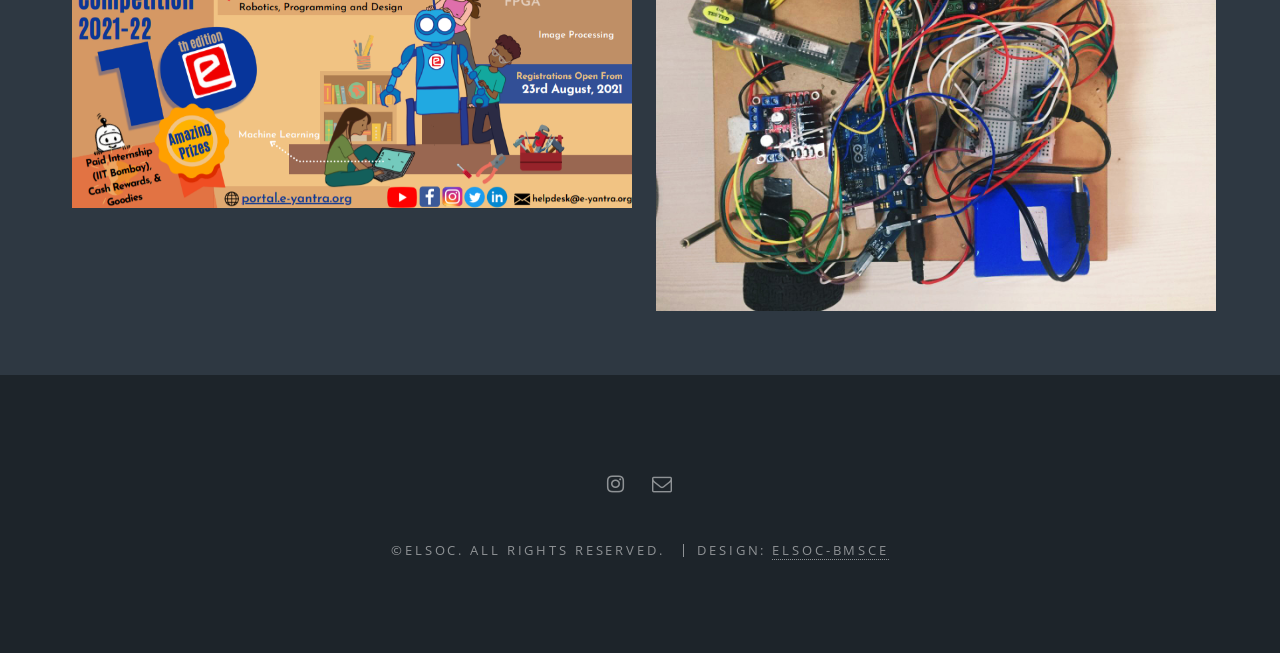
<file: eyantra.html>
<!DOCTYPE html>
<!--
	Spectral by HTML5 UP
	html5up.net | @ajlkn
	Free for personal and commercial use under the CCA 3.0 license (html5up.net/license)
-->
<html>
  <head>
    <title>ELSOC-BMSCE</title>
    <meta charset="utf-8" />
    <meta
      name="viewport"
      content="width=device-width, initial-scale=1, user-scalable=no"
    />
    <link rel="stylesheet" href="assets/css/main.css" />
    <link rel="shortcut icon" href="images/elsoc.png" type="image/x-icon" />
    <noscript
      ><link rel="stylesheet" href="assets/css/noscript.css"
    /></noscript>
  </head>
  <body class="is-preload">
    <!-- Page Wrapper -->
    <div id="page-wrapper">
      <!-- Header -->
      <header id="header">
        <h1><a href="index.html">ELSOC-BMSCE</a></h1>
        <nav id="nav">
          <ul>
            <li class="special">
              <a href="#menu" class="menuToggle"><span>Menu</span></a>
              <div id="menu">
                <ul>
                  <!-- &nbsp<button type="button" style="background-color: #363534" "border:none" "color:white" ><span class="blink_text"><font face="Comic sans MS">New</font></span></button> -->
                  <li><a href="index.html">Home</a></li>
                  <li><a href="Events.html">Events &nbsp<button type="button" style="background-color: #363534" "border:none" "color:white" ><span class="blink_text"><font face="Comic sans MS">New</font></span></button> </a></li>
                  <li><a href="workshops.html">Workshops</a></li>

                  <li><a href="About.html">About Us</a></li>
                  <!--
											<li><a href="#">Sign Up</a></li>
											<li><a href="#">Log In</a></li>
-->
                </ul>
              </div>
            </li>
          </ul>
        </nav>
      </header>

      <!-- Main -->
      <article id="main">
        <header>
          <h2>e-Yantra Robotics Competition</h2>
          <p>Registrations open till: 20/09/2021,12:00 AM</p>
          
          <a href="https://portal.e-yantra.org/"
            ><button
              type="button"
              style="
                background-color: #117cff;
                border: none;
                color: white;
                text-align: center;
              "
              value="Click to Register"
            >
              Click To Register
            </button></a
          >
        </header>
        <section class="wrapper style6">
          <div class="inner">
            <h3>e-Yantra Robotics Competition</h3>

            <hr />
            <p>
              The present landscape for the development of Higher Education
              systems in India has received many notable contributions to the
              field in the last decade or two. One of the most ubiquitous and
              noticeable sources of these contributions has been the rapid boom
              of technological advances, which has broadened the horizon for
              organizations whose primary focus is the growth of our education
              system.
            </p>
            <p>
              Among the many reputable organizations in this field, is e-Yantra,
              a robotics outreach program that originated as an initiative of
              the Department of Computer Science and Engineering at the Indian
              Institute of Technology, Bombay (IIT Bombay). Funded by the
              Ministry of Education, their objective is “to harness the talent
              of young engineers to to solve problems using technology across a
              variety of domains such as: agriculture, manufacturing, defense,
              home, smart-city maintenance and service industries”. They nurture
              young engineers with a practical outlook to help in providing
              pragmatic solutions to real world problems.
            </p>
            <p>
              Their flagship initiative, has been the e-Yantra Robotics
              Competition (eYRC), a 2-stage contest that comprises abstracted
              gamified problem statements (called Themes) range from a variety
              of skills including ROS, Machine Learning, Image Processing, 3D
              Designing, Embedded Systems, Functional Programming, etc. The
              competition is open to students from an engineering or polytechnic
              background and is conducted completely online over a period of 5-6
              months, during the first stage, post which a selected set of
              participants from Stage 1 is selected into Stage 2. The leading
              5-6 teams are then hosted for the National Finals at IIT Bombay in
              March every year where they demonstrate their projects before a
              jury. The experience is hands-on and is meant to enhance and
              complement a participant’s engineering education. Prizes include a
              6 week paid internship at IIT Bombay and cash prizes worth
              10,00,000 INR.
            </p>
            <p>
              The amount of expertise gained through the competition is said to
              be unparalleled by any other technical competition all over India.
              Manu Saraogi, who recently completed his tenure as e-Yantra’s
              Campus Ambassador for B.M.S College of Engineering, commended
              Prof. Kavi Arya - the founder of e-Yantra - and his entire team at
              IIT Bombay for the influence they have had on his technical and
              non technical skills throughout the course of the competitions and
              the internship. e-Yantra continues to nurture young talent and has
              now expanded to countries abroad, in South East Asia and Africa.
              Their search for engineers who possess the potential to make a
              difference continues as they provide a platform to hone the skills
              of these bright minds every year through this competition,
              encouraging millions of students to try and make a difference.
            </p>
            <hr />
            <div class="row w-75 d-flex justify-content-center">
              <div class="column">
                <img src="images/eyantra3.png" style="width: 100%" />
              </div>
              <div class="column">
                <img src="images/eyantra4.jpg" style="width: 100%" />
              </div>
            </div>
          </div>
        </section>
      </article>

      <!-- Footer -->
      <footer id="footer">
        <ul class="icons">
          <li>
            <a
              href="https://www.instagram.com/elsocbmsce/"
              class="icon fa-instagram"
              ><span class="label">Instagram</span></a
            >
          </li>
          <!--							<li><a href="#" class="icon fa-dribbble"><span class="label">Dribbble</span></a></li>-->
          <li>
            <a
              href="mailto: elsoc.bmsce.ec@gmail.com"
              class="icon fa-envelope-o"
              ><span class="label">Email</span></a
            >
          </li>
        </ul>
        <ul class="copyright">
          <li>&copy;ELSOC. All rights reserved.</li>
          <li>
            Design: <a href="https://github.com/ElsocBmsce">ELSOC-BMSCE</a>
          </li>
        </ul>
      </footer>
    </div>

    <!-- Scripts -->
    <script src="assets/js/jquery.min.js"></script>
    <script src="assets/js/jquery.scrollex.min.js"></script>
    <script src="assets/js/jquery.scrolly.min.js"></script>
    <script src="assets/js/browser.min.js"></script>
    <script src="assets/js/breakpoints.min.js"></script>
    <script src="assets/js/util.js"></script>
    <script src="assets/js/main.js"></script>
  </body>
</html>
</file>
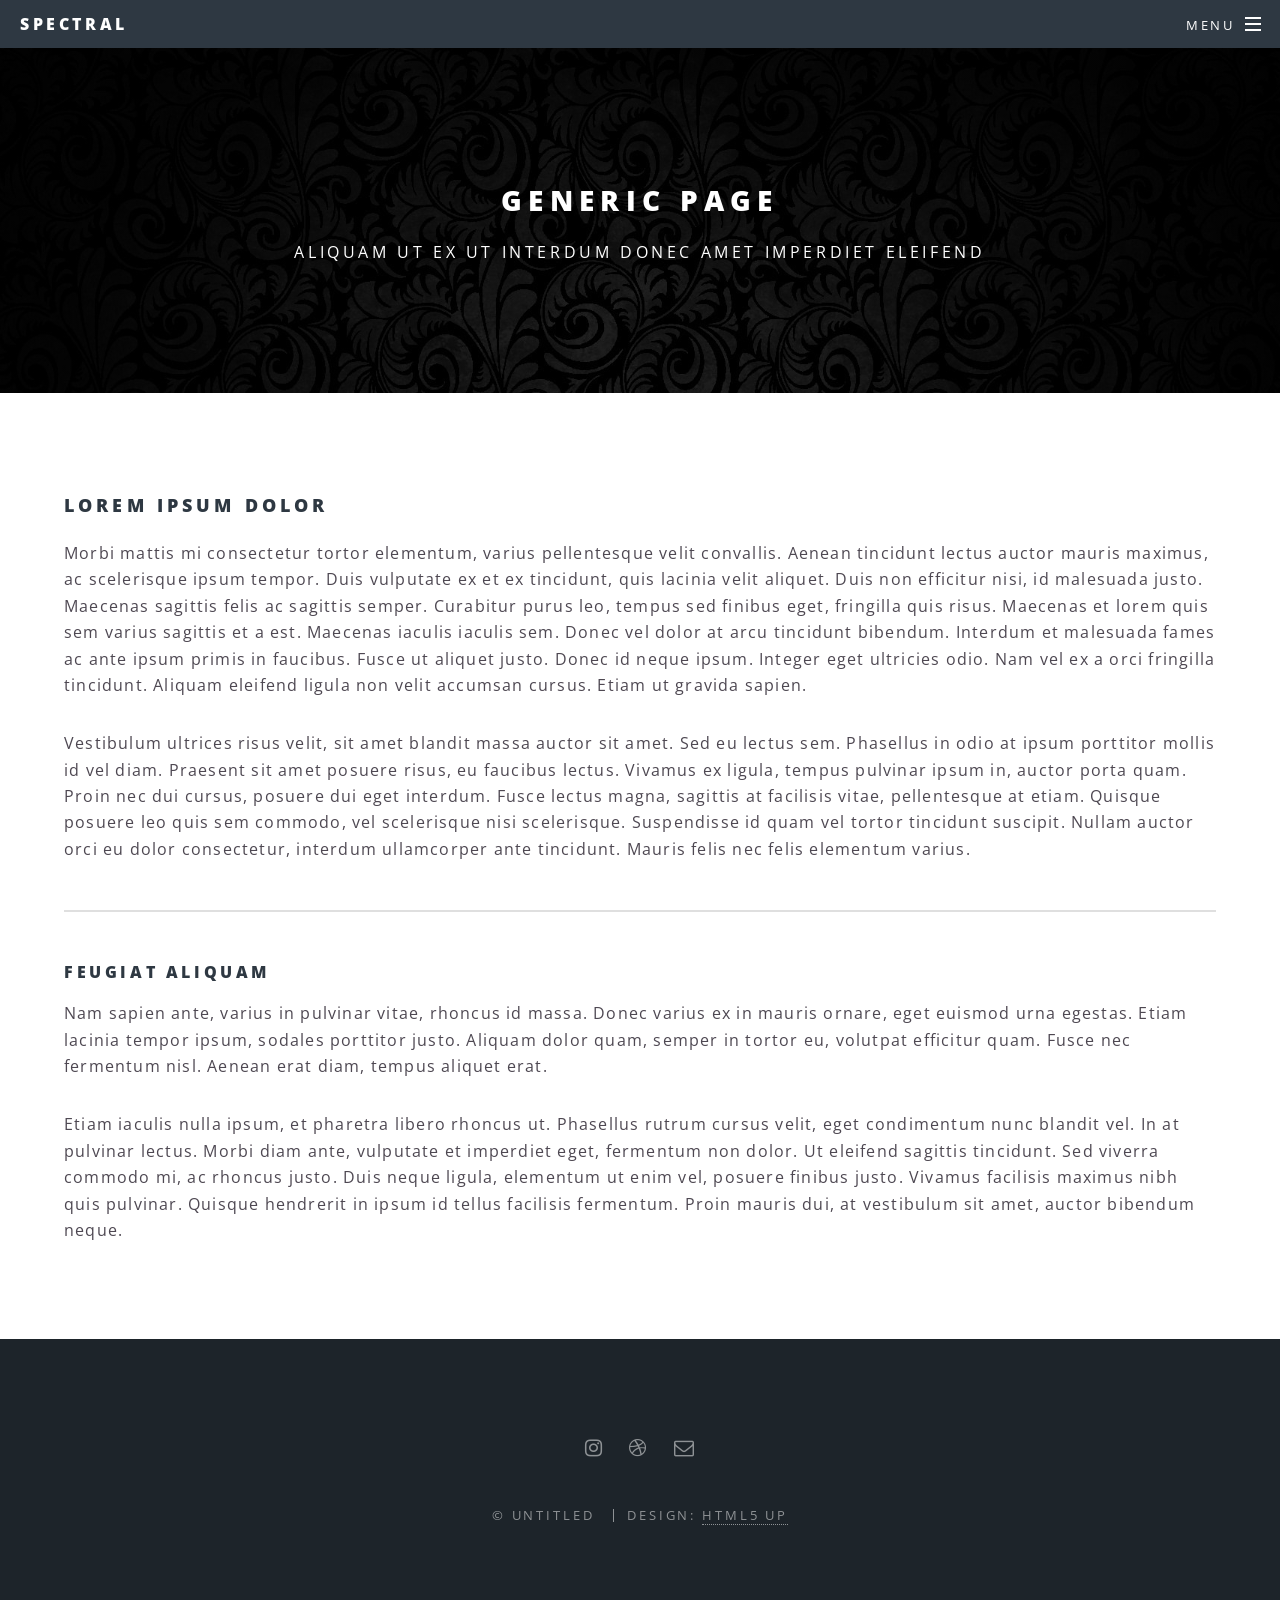
<file: generic.html>
<!DOCTYPE html>
<!--
	Spectral by HTML5 UP
	html5up.net | @ajlkn
	Free for personal and commercial use under the CCA 3.0 license (html5up.net/license)
-->
<html>
  <head>
    <title>Generic - Spectral by HTML5 UP</title>
    <meta charset="utf-8" />
    <meta
      name="viewport"
      content="width=device-width, initial-scale=1, user-scalable=no"
    />
    <link rel="stylesheet" href="assets/css/main.css" />
    <link rel="shortcut icon" href="images/elsoc.png" type="image/x-icon" />
    <noscript
      ><link rel="stylesheet" href="assets/css/noscript.css"
    /></noscript>
  </head>
  <body class="is-preload">
    <!-- Page Wrapper -->
    <div id="page-wrapper">
      <!-- Header -->
      <header id="header">
        <h1><a href="index.html">Spectral</a></h1>
        <nav id="nav">
          <ul>
            <li class="special">
              <a href="#menu" class="menuToggle"><span>Menu</span></a>
              <div id="menu">
                <ul>
                  <li><a href="index.html">Home</a></li>
                  <li><a href="generic.html">Generic</a></li>
                  <li><a href="elements.html">Elements</a></li>
                  <li><a href="#">Sign Up</a></li>
                  <li><a href="#">Log In</a></li>
                </ul>
              </div>
            </li>
          </ul>
        </nav>
      </header>

      <!-- Main -->
      <article id="main">
        <header>
          <h2>Generic Page</h2>
          <p>Aliquam ut ex ut interdum donec amet imperdiet eleifend</p>
        </header>
        <section class="wrapper style5">
          <div class="inner">
            <h3>Lorem ipsum dolor</h3>
            <p>
              Morbi mattis mi consectetur tortor elementum, varius pellentesque
              velit convallis. Aenean tincidunt lectus auctor mauris maximus, ac
              scelerisque ipsum tempor. Duis vulputate ex et ex tincidunt, quis
              lacinia velit aliquet. Duis non efficitur nisi, id malesuada
              justo. Maecenas sagittis felis ac sagittis semper. Curabitur purus
              leo, tempus sed finibus eget, fringilla quis risus. Maecenas et
              lorem quis sem varius sagittis et a est. Maecenas iaculis iaculis
              sem. Donec vel dolor at arcu tincidunt bibendum. Interdum et
              malesuada fames ac ante ipsum primis in faucibus. Fusce ut aliquet
              justo. Donec id neque ipsum. Integer eget ultricies odio. Nam vel
              ex a orci fringilla tincidunt. Aliquam eleifend ligula non velit
              accumsan cursus. Etiam ut gravida sapien.
            </p>

            <p>
              Vestibulum ultrices risus velit, sit amet blandit massa auctor sit
              amet. Sed eu lectus sem. Phasellus in odio at ipsum porttitor
              mollis id vel diam. Praesent sit amet posuere risus, eu faucibus
              lectus. Vivamus ex ligula, tempus pulvinar ipsum in, auctor porta
              quam. Proin nec dui cursus, posuere dui eget interdum. Fusce
              lectus magna, sagittis at facilisis vitae, pellentesque at etiam.
              Quisque posuere leo quis sem commodo, vel scelerisque nisi
              scelerisque. Suspendisse id quam vel tortor tincidunt suscipit.
              Nullam auctor orci eu dolor consectetur, interdum ullamcorper ante
              tincidunt. Mauris felis nec felis elementum varius.
            </p>

            <hr />

            <h4>Feugiat aliquam</h4>
            <p>
              Nam sapien ante, varius in pulvinar vitae, rhoncus id massa. Donec
              varius ex in mauris ornare, eget euismod urna egestas. Etiam
              lacinia tempor ipsum, sodales porttitor justo. Aliquam dolor quam,
              semper in tortor eu, volutpat efficitur quam. Fusce nec fermentum
              nisl. Aenean erat diam, tempus aliquet erat.
            </p>

            <p>
              Etiam iaculis nulla ipsum, et pharetra libero rhoncus ut.
              Phasellus rutrum cursus velit, eget condimentum nunc blandit vel.
              In at pulvinar lectus. Morbi diam ante, vulputate et imperdiet
              eget, fermentum non dolor. Ut eleifend sagittis tincidunt. Sed
              viverra commodo mi, ac rhoncus justo. Duis neque ligula, elementum
              ut enim vel, posuere finibus justo. Vivamus facilisis maximus nibh
              quis pulvinar. Quisque hendrerit in ipsum id tellus facilisis
              fermentum. Proin mauris dui, at vestibulum sit amet, auctor
              bibendum neque.
            </p>
          </div>
        </section>
      </article>

      <!-- Footer -->
      <footer id="footer">
        <ul class="icons">
          <li>
            <a href="#" class="icon fa-instagram"
              ><span class="label">Instagram</span></a
            >
          </li>
          <li>
            <a href="#" class="icon fa-dribbble"
              ><span class="label">Dribbble</span></a
            >
          </li>
          <li>
            <a href="#" class="icon fa-envelope-o"
              ><span class="label">Email</span></a
            >
          </li>
        </ul>
        <ul class="copyright">
          <li>&copy; Untitled</li>
          <li>Design: <a href="http://html5up.net">HTML5 UP</a></li>
        </ul>
      </footer>
    </div>

    <!-- Scripts -->
    <script src="assets/js/jquery.min.js"></script>
    <script src="assets/js/jquery.scrollex.min.js"></script>
    <script src="assets/js/jquery.scrolly.min.js"></script>
    <script src="assets/js/browser.min.js"></script>
    <script src="assets/js/breakpoints.min.js"></script>
    <script src="assets/js/util.js"></script>
    <script src="assets/js/main.js"></script>
  </body>
</html>
</file>
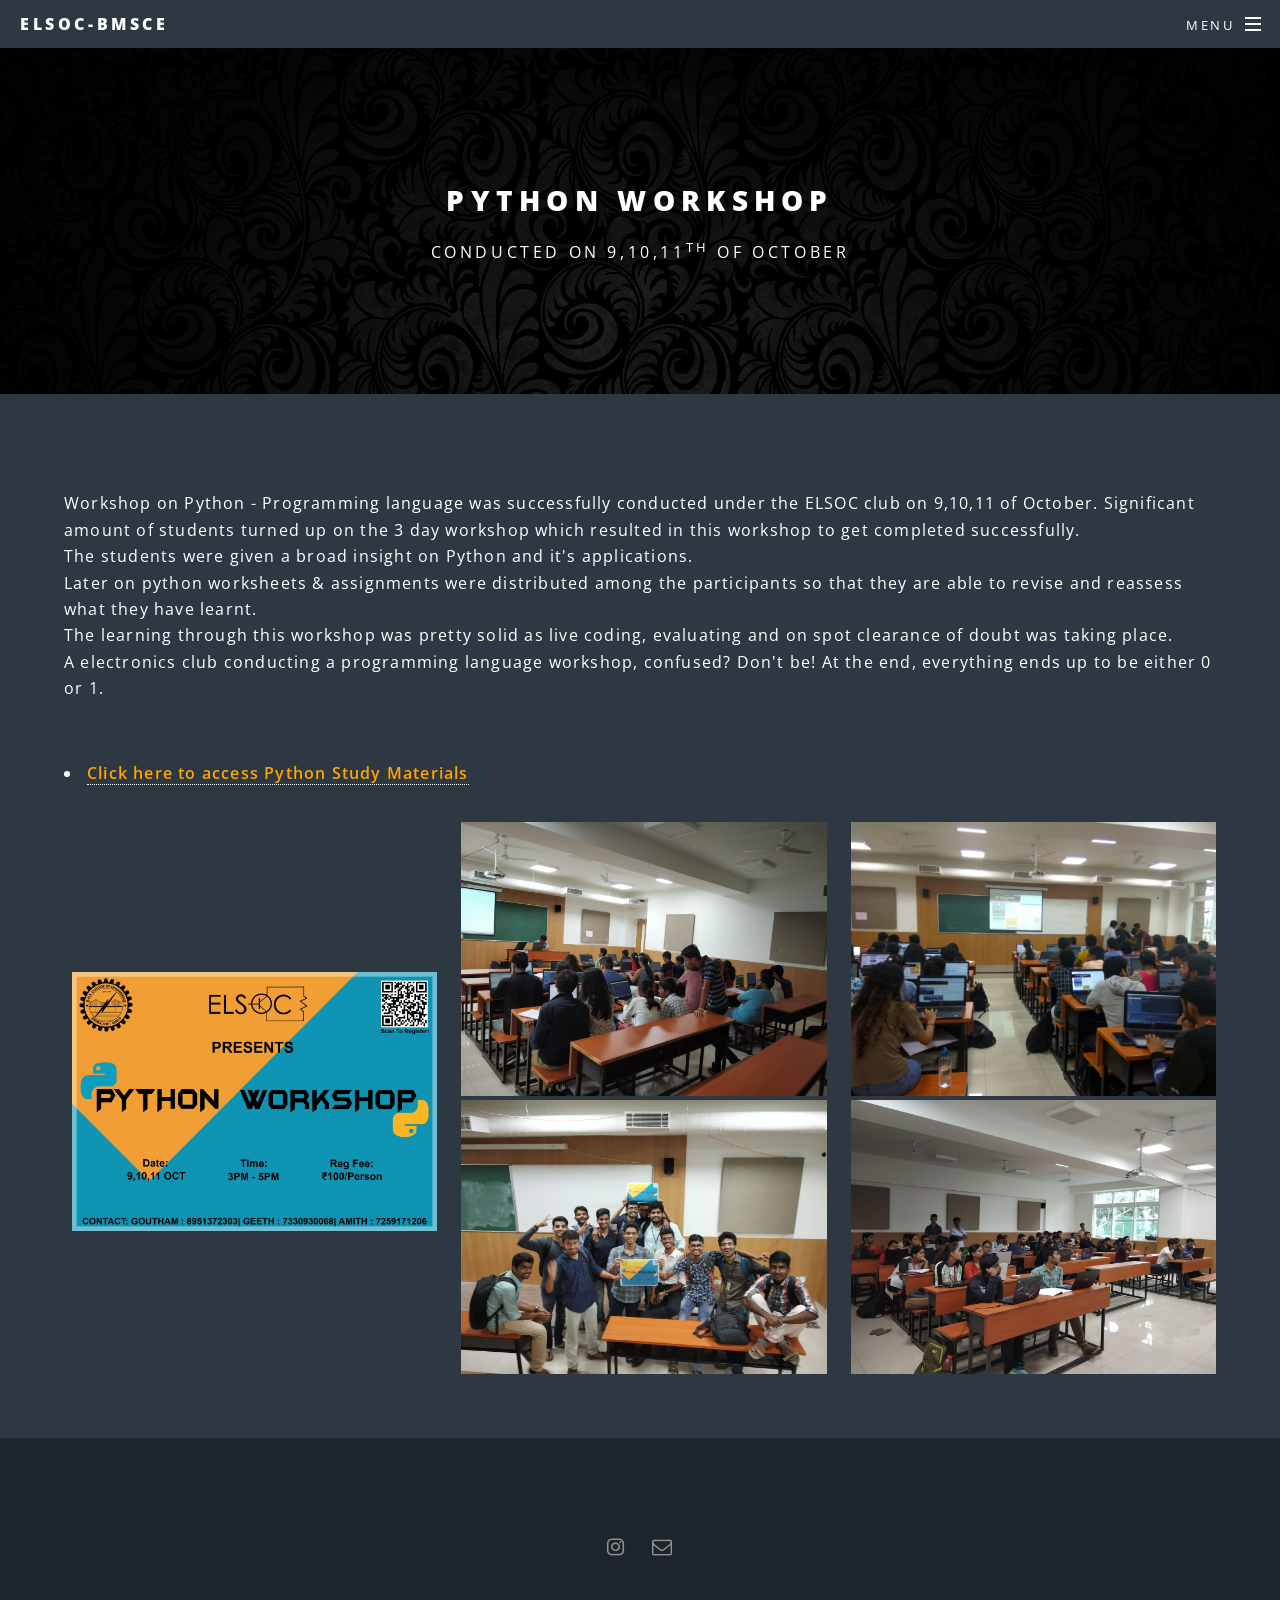
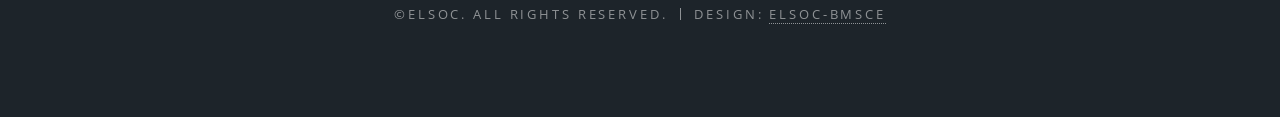
<file: python.html>
<!DOCTYPE HTML>
<!--
	Spectral by HTML5 UP
	html5up.net | @ajlkn
	Free for personal and commercial use under the CCA 3.0 license (html5up.net/license)
-->
<html>
	<head>
		<title>ELSOC-BMSCE</title>
		<meta charset="utf-8" />
		<meta name="viewport" content="width=device-width, initial-scale=1, user-scalable=no" />
		<link rel="stylesheet" href="assets/css/main.css" /> <link rel="shortcut icon" href="images/elsoc.png" type="image/x-icon" />
		<noscript><link rel="stylesheet" href="assets/css/noscript.css" /></noscript>
	</head>
	<body class="is-preload">

		<!-- Page Wrapper -->
			<div id="page-wrapper">

				<!-- Header -->
					<header id="header">
						<h1><a href="index.html">ELSOC-BMSCE</a></h1>
						<nav id="nav">
							<ul>
								<li class="special">
									<a href="#menu" class="menuToggle"><span>Menu</span></a>
									<div id="menu">
										<ul>
											<li><a href="index.html">Home</a></li>
                                            <li><a href="Events.html">Events &nbsp<button type="button" style="background-color: #363534" "border:none" "color:white" ><span class="blink_text"><font face="Comic sans MS">New</font></span></button> </a></li>  
                                            <li><a href="workshops.html">Workshops</a></li>
											<li><a href="About.html">About</a></li>
										</ul>
									</div>
								</li>
							</ul>
						</nav>
					</header>

				<!-- Main -->
					<article id="main">
						<header>
							<h2>Python Workshop</h2>
							<p>Conducted on 9,10,11<sup>th</sup> of October</p>
						</header>
						<section class="wrapper style6">
							<div class="inner">
								<p>Workshop on Python - Programming language was successfully conducted under the ELSOC club on 9,10,11 of October.
                                    Significant amount of students turned up on the 3 day workshop which resulted in this workshop to get completed successfully.<br>
                                    The students were given a broad insight on Python and it's applications.<br>
                                    Later on python worksheets & assignments were distributed among the participants so that they are able to revise and reassess what they have learnt.<br>
                                    The learning through this workshop was pretty solid as live coding, evaluating and on spot clearance of doubt was taking place.<br>
                                    A electronics club conducting a programming language workshop, confused? Don't be! 
                                    At the end, everything ends up to be either 0 or 1.<br>
                                    <p></p><br>
                                    <li><a href="https://goo.gl/fKBoCu" ><b style="color: orange">Click here to access Python Study Materials</b></a></li>
                                    
                                    
                                    
                                    
                                </p>

								<div class="row"> 
                                  <div class="column" style="margin-top: 150px">
                                        <img src="images/web.jpg" style="width: 100%">
                                      
                                   
                                  </div>
                                  <div class = "column">
                                      <img src="images/py3.jpg" style="width: 100%">
                                    <img src="images/py4.jpg" style="width: 100%">
                                    </div>
                                    <div class = "column">
                                    <img src="images/py1.jpg" style="width: 100%">
                                      <img src="images/py2.jpg" style="width: 100%">
                                    </div>
                                    
                                
                                      


							</div>
						</section>
					</article>

				<!-- Footer -->
					<footer id="footer">
						<ul class="icons">
							 
							<li><a href="https://www.instagram.com/elsocbmsce/" class="icon fa-instagram"><span class="label">Instagram</span></a></li>
<!--							<li><a href="#" class="icon fa-dribbble"><span class="label">Dribbble</span></a></li>-->
							<li><a href="mailto: elsoc.bmsce.ec@gmail.com" class="icon fa-envelope-o"><span class="label">Email</span></a></li>
						</ul>
						<ul class="copyright">
                            <li>&copy;ELSOC. All rights reserved.</li><li>Design: <a href="https://github.com/ElsocBmsce">ELSOC-BMSCE</a></li>
                        </ul>
					</footer>

			</div>

		<!-- Scripts -->
			<script src="assets/js/jquery.min.js"></script>
			<script src="assets/js/jquery.scrollex.min.js"></script>
			<script src="assets/js/jquery.scrolly.min.js"></script>
			<script src="assets/js/browser.min.js"></script>
			<script src="assets/js/breakpoints.min.js"></script>
			<script src="assets/js/util.js"></script>
			<script src="assets/js/main.js"></script>

	</body>
</html>
</file>
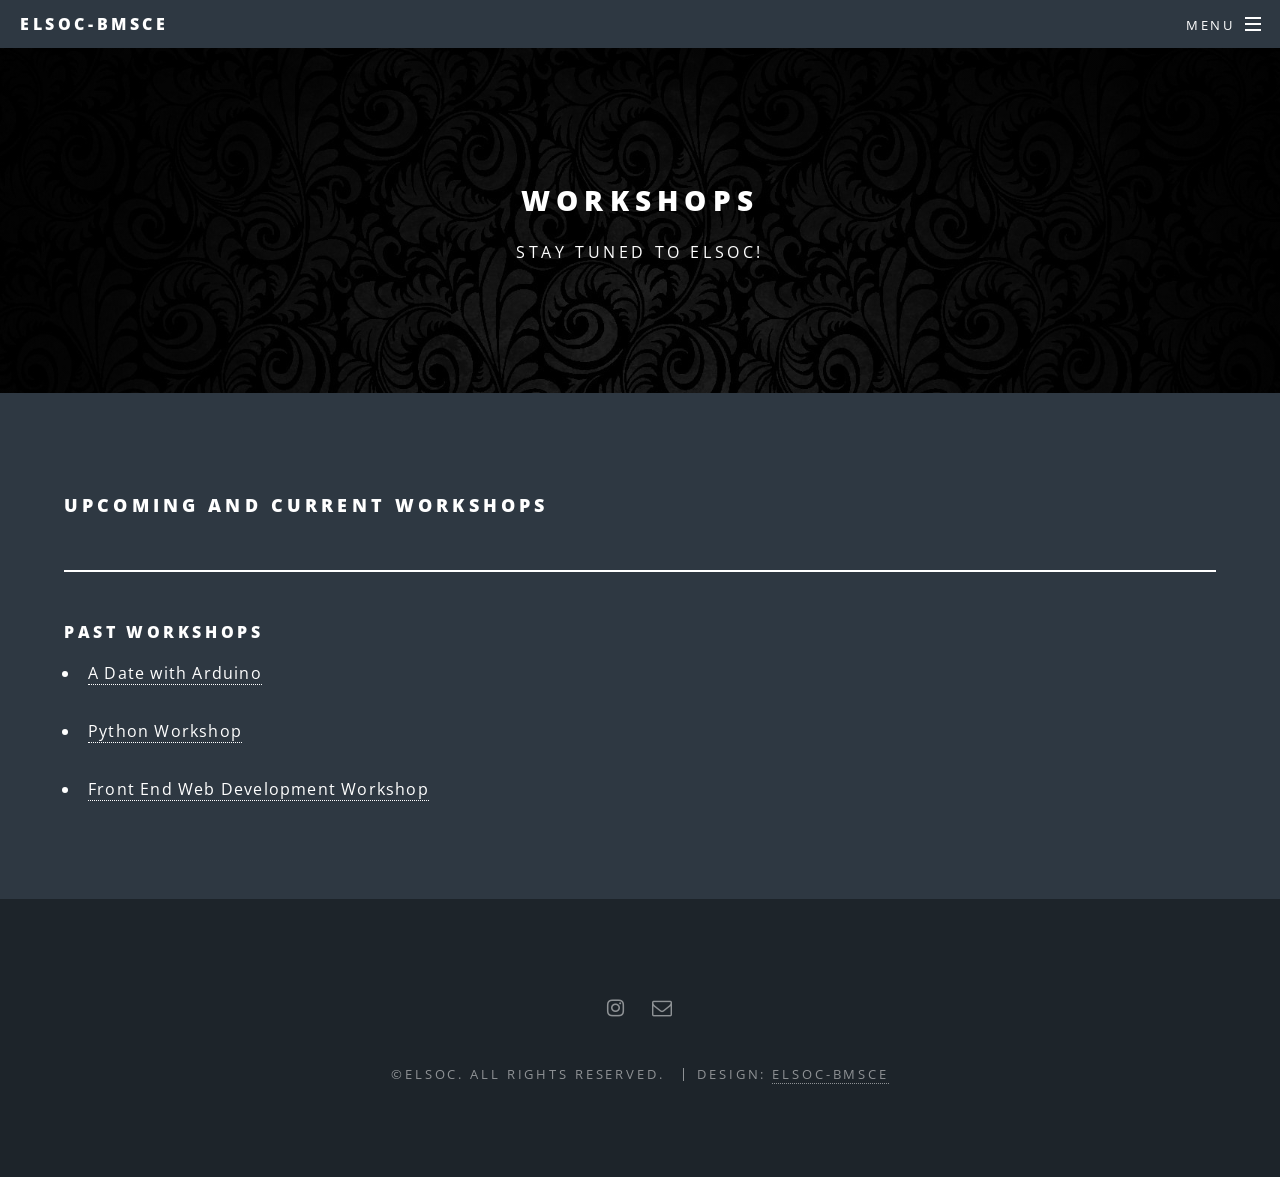
<file: workshops.html>
<!DOCTYPE html>
<!--
	Spectral by HTML5 UP
	html5up.net | @ajlkn
	Free for personal and commercial use under the CCA 3.0 license (html5up.net/license)
-->
<html>
  <head>
    <title>ELSOC-BMSCE</title>
    <meta charset="utf-8" />
    <meta
      name="viewport"
      content="width=device-width, initial-scale=1, user-scalable=no"
    />
    <link rel="stylesheet" href="assets/css/main.css" />
    <link rel="shortcut icon" href="images/elsoc.png" type="image/x-icon" />
    <noscript
      ><link rel="stylesheet" href="assets/css/noscript.css"
    /></noscript>
  </head>
  <body class="is-preload">
    <!-- Page Wrapper -->
    <div id="page-wrapper">
      <!-- Header -->
      <header id="header">
        <h1><a href="index.html">ELSOC-BMSCE</a></h1>
        <nav id="nav">
          <ul>
            <li class="special">
              <a href="#menu" class="menuToggle"><span>Menu</span></a>
              <div id="menu">
                <ul>
                  <li><a href="index.html">Home</a></li>
                  <li><a href="Events.html">Events &nbsp<button type="button" style="background-color: #363534" "border:none" "color:white" ><span class="blink_text"><font face="Comic sans MS">New</font></span></button> </a></li>
                  <li><a href="workshops.html">Workshops</a></li>
                  <li><a href="About.html">About Us</a></li>
                  <!--
											<li><a href="#">Sign Up</a></li>
											<li><a href="#">Log In</a></li>
-->
                </ul>
              </div>
            </li>
          </ul>
        </nav>
      </header>

      <!-- Main -->
      <article id="main">
        <header>
          <h2>Workshops</h2>
          <p>Stay tuned to ELSOC!</p>
        </header>
        <section class="wrapper style6">
          <div class="inner">
            <h3>Upcoming and Current Workshops</h3>
            <ul>
              <p></p>
            </ul>

            <hr />

            <h4>Past Workshops</h4>
            <ul>
              <li>
                <p>
                  <a href="A_date_with_Arduino.html">A Date with Arduino</a>
                </p>
              </li>
              <li>
                <p><a href="python.html">Python Workshop</a></p>
              </li>
              <li>
                <p><a href="#">Front End Web Development Workshop</a></p>
              </li>
            </ul>
            <p></p>
          </div>
        </section>
      </article>

      <!-- Footer -->
      <footer id="footer">
        <ul class="icons">
          <li>
            <a
              href="https://www.instagram.com/elsocbmsce/"
              class="icon fa-instagram"
              ><span class="label">Instagram</span></a
            >
          </li>
          <!--							<li><a href="#" class="icon fa-dribbble"><span class="label">Dribbble</span></a></li>-->
          <li>
            <a
              href="mailto: elsoc.bmsce.ec@gmail.com"
              class="icon fa-envelope-o"
              ><span class="label">Email</span></a
            >
          </li>
        </ul>
        <ul class="copyright">
          <li>&copy;ELSOC. All rights reserved.</li>
          <li>
            Design: <a href="https://github.com/ElsocBmsce">ELSOC-BMSCE</a>
          </li>
        </ul>
      </footer>
    </div>

    <!-- Scripts -->
    <script src="assets/js/jquery.min.js"></script>
    <script src="assets/js/jquery.scrollex.min.js"></script>
    <script src="assets/js/jquery.scrolly.min.js"></script>
    <script src="assets/js/browser.min.js"></script>
    <script src="assets/js/breakpoints.min.js"></script>
    <script src="assets/js/util.js"></script>
    <script src="assets/js/main.js"></script>
  </body>
</html>
</file>
<file: assets/css/noscript.css>
/*
	Spectral by HTML5 UP
	html5up.net | @ajlkn
	Free for personal and commercial use under the CCA 3.0 license (html5up.net/license)
*/

/* Banner */

	body.is-preload #banner h2 {
		-moz-transform: none;
		-webkit-transform: none;
		-ms-transform: none;
		transform: none;
		opacity: 1;
	}

		body.is-preload #banner h2:before, body.is-preload #banner h2:after {
			width: 100%;
		}

	body.is-preload #banner .more {
		-moz-transform: none;
		-webkit-transform: none;
		-ms-transform: none;
		transform: none;
		opacity: 1;
	}

	body.is-preload #banner:after {
		opacity: 0;
	}
</file>
<file: assets/css/main.css>
@import url(font-awesome.min.css);
@import url("https://fonts.googleapis.com/css?family=Open+Sans:400,400italic,600,600italic,800,800italic");

/*
	Spectral by HTML5 UP
	html5up.net | @ajlkn
	Free for personal and commercial use under the CCA 3.0 license (html5up.net/license)
*/

html, body, div, span, applet, object,
iframe, h1, h2, h3, h4, h5, h6, p, blockquote,
pre, a, abbr, acronym, address, big, cite,
code, del, dfn, em, img, ins, kbd, q, s, samp,
small, strike, strong, sub, sup, tt, var, b,
u, i, center, dl, dt, dd, ol, ul, li, fieldset,
form, label, legend, table, caption, tbody,
tfoot, thead, tr, th, td, article, aside,
canvas, details, embed, figure, figcaption,
footer, header, hgroup, menu, nav, output, ruby,
section, summary, time, mark, audio, video {
	margin: 0;
	padding: 0;
	border: 0;
	font-size: 100%;
	font: inherit;
	vertical-align: baseline;}

article, aside, details, figcaption, figure,
footer, header, hgroup, menu, nav, section {
	display: block;}


.blink_text {

    animation:1s blinker linear infinite;
    -webkit-animation:1s blinker linear infinite;
    -moz-animation:1s blinker linear infinite;

     color: gold;
    }

    @-moz-keyframes blinker {  
     0% { opacity: 1.0; }
     50% { opacity: 0.0; }
     100% { opacity: 1.0; }
     }

    @-webkit-keyframes blinker {  
     0% { opacity: 1.0; }
     50% { opacity: 0.0; }
     100% { opacity: 1.0; }
     }

    @keyframes blinker {  
     0% { opacity: 1.0; }
     50% { opacity: 0.0; }
     100% { opacity: 1.0; }
     }
.row {
  display: flex;
  flex-wrap: wrap;
  padding: 0 4px;
}

/* Create four equal columns that sits next to each other */
.column {
  flex: 25%;
  max-width: 50%;
  padding: 0 4px;
}

.column img {
  margin-top: 4px;
    margin-left: 4px;
  vertical-align: middle;
}

/* Responsive layout - makes a two column-layout instead of four columns */
@media screen and (max-width: 800px) {
  .column {
    flex: 50%;
    max-width: 50%;
  }
}

/* Responsive layout - makes the two columns stack on top of each other instead of next to each other */
@media screen and (max-width: 600px) {
  .column {
    flex: 100%;
    max-width: 100%;
  }
}

body {
	line-height: 1;
}

ol, ul {
	list-style: none;
}

blockquote, q {
	quotes: none;
}

	blockquote:before, blockquote:after, q:before, q:after {
		content: '';
		content: none;
	}

table {
	border-collapse: collapse;
	border-spacing: 0;
}

body {
	-webkit-text-size-adjust: none;
}

mark {
	background-color: transparent;
	color: inherit;
}

input::-moz-focus-inner {
	border: 0;
	padding: 0;
}

input, select, textarea {
	-moz-appearance: none;
	-webkit-appearance: none;
	-ms-appearance: none;
	appearance: none;
}

/* Basic */

	@-ms-viewport {
		width: device-width;
	}

	html {
		box-sizing: border-box;
	}

	*, *:before, *:after {
		box-sizing: inherit;
	}

	body {
		background: #2e3842;
	}

		body.is-preload *, body.is-preload *:before, body.is-preload *:after {
			-moz-animation: none !important;
			-webkit-animation: none !important;
			-ms-animation: none !important;
			animation: none !important;
			-moz-transition: none !important;
			-webkit-transition: none !important;
			-ms-transition: none !important;
			transition: none !important;
		}

	body, input, select, textarea {
		color: #fff;
		font-family: "Open Sans", Helvetica, sans-serif;
		font-size: 15pt;
		font-weight: 400;
		letter-spacing: 0.075em;
		line-height: 1.65em;
	}

		@media screen and (max-width: 1680px) {

			body, input, select, textarea {
				font-size: 13pt;
			}

		}

		@media screen and (max-width: 1280px) {

			body, input, select, textarea {
				font-size: 12pt;
			}

		}

		@media screen and (max-width: 736px) {

			body, input, select, textarea {
				font-size: 11pt;
				letter-spacing: 0.0375em;
			}

		}

	a {
		-moz-transition: color 0.2s ease, border-bottom-color 0.2s ease;
		-webkit-transition: color 0.2s ease, border-bottom-color 0.2s ease;
		-ms-transition: color 0.2s ease, border-bottom-color 0.2s ease;
		transition: color 0.2s ease, border-bottom-color 0.2s ease;
		border-bottom: dotted 1px;
		color: inherit;
		text-decoration: none;
	}

		a:hover {
			border-bottom-color: transparent;
		}

	strong, b {
		color: #fff;
		font-weight: 600;
	}

	em, i {
		font-style: italic;
	}

	p {
		margin: 0 0 2em 0;
	}

	h1, h2, h3, h4, h5, h6 {
		color: #fff;
		font-weight: 800;
		letter-spacing: 0.225em;
		line-height: 1em;
		margin: 0 0 1em 0;
		text-transform: uppercase;
	}

		h1 a, h2 a, h3 a, h4 a, h5 a, h6 a {
			color: inherit;
			text-decoration: none;
		}

	h2 {
		font-size: 1.35em;
		line-height: 1.75em;
	}

		@media screen and (max-width: 736px) {

			h2 {
				font-size: 1.1em;
				line-height: 1.65em;
			}

		}

	h3 {
		font-size: 1.15em;
		line-height: 1.75em;
	}

		@media screen and (max-width: 736px) {

			h3 {
				font-size: 1em;
				line-height: 1.65em;
			}

		}

	h4 {
		font-size: 1em;
		line-height: 1.5em;
	}

	h5 {
		font-size: 0.8em;
		line-height: 1.5em;
	}

	h6 {
		font-size: 0.7em;
		line-height: 1.5em;
	}

	sub {
		font-size: 0.8em;
		position: relative;
		top: 0.5em;
	}

	sup {
		font-size: 0.8em;
		position: relative;
		top: -0.5em;
	}

	hr {
		border: 0;
		border-bottom: solid 2px #fff;
		margin: 3em 0;
	}

		hr.major {
			margin: 4.5em 0;
		}

	blockquote {
		border-left: solid 4px #fff;
		font-style: italic;
		margin: 0 0 2em 0;
		padding: 0.5em 0 0.5em 2em;
	}

	code {
		background: rgba(144, 144, 144, 0.25);
		border-radius: 3px;
		font-family: "Courier New", monospace;
		font-size: 0.9em;
		letter-spacing: 0;
		margin: 0 0.25em;
		padding: 0.25em 0.65em;
	}

	pre {
		-webkit-overflow-scrolling: touch;
		font-family: "Courier New", monospace;
		font-size: 0.9em;
		margin: 0 0 2em 0;
	}

		pre code {
			display: block;
			line-height: 1.75em;
			padding: 1em 1.5em;
			overflow-x: auto;
		}

	.align-left {
		text-align: left;
	}

	.align-center {
		text-align: center;
	}

	.align-right {
		text-align: right;
	}

/* Row */

	.row {
		display: flex;
		flex-wrap: wrap;
		box-sizing: border-box;
		align-items: stretch;
	}

		.row > * {
			box-sizing: border-box;
		}

		.row.gtr-uniform > * > :last-child {
			margin-bottom: 0;
		}

		.row.aln-left {
			justify-content: flex-start;
		}

		.row.aln-center {
			justify-content: center;
		}

		.row.aln-right {
			justify-content: flex-end;
		}

		.row.aln-top {
			align-items: flex-start;
		}

		.row.aln-middle {
			align-items: center;
		}

		.row.aln-bottom {
			align-items: flex-end;
		}

		.row > .imp {
			order: -1;
		}

		.row > .col-1 {
			width: 8.3333333333%;
		}

		.row > .off-1 {
			margin-left: 8.3333333333%;
		}

		.row > .col-2 {
			width: 16.6666666667%;
		}

		.row > .off-2 {
			margin-left: 16.6666666667%;
		}

		.row > .col-3 {
			width: 25%;
		}

		.row > .off-3 {
			margin-left: 25%;
		}

		.row > .col-4 {
			width: 33.3333333333%;
		}

		.row > .off-4 {
			margin-left: 33.3333333333%;
		}

		.row > .col-5 {
			width: 41.6666666667%;
		}

		.row > .off-5 {
			margin-left: 41.6666666667%;
		}

		.row > .col-6 {
			width: 50%;
		}

		.row > .off-6 {
			margin-left: 50%;
		}

		.row > .col-7 {
			width: 58.3333333333%;
		}

		.row > .off-7 {
			margin-left: 58.3333333333%;
		}

		.row > .col-8 {
			width: 66.6666666667%;
		}

		.row > .off-8 {
			margin-left: 66.6666666667%;
		}

		.row > .col-9 {
			width: 75%;
		}

		.row > .off-9 {
			margin-left: 75%;
		}

		.row > .col-10 {
			width: 83.3333333333%;
		}

		.row > .off-10 {
			margin-left: 83.3333333333%;
		}

		.row > .col-11 {
			width: 91.6666666667%;
		}

		.row > .off-11 {
			margin-left: 91.6666666667%;
		}

		.row > .col-12 {
			width: 100%;
		}

		.row > .off-12 {
			margin-left: 100%;
		}

		.row.gtr-0 {
			margin-top: 0;
			margin-left: 0em;
		}

			.row.gtr-0 > * {
				padding: 0 0 0 0em;
			}

			.row.gtr-0.gtr-uniform {
				margin-top: 0em;
			}

				.row.gtr-0.gtr-uniform > * {
					padding-top: 0em;
				}

		.row.gtr-25 {
			margin-top: 0;
			margin-left: -0.375em;
		}

			.row.gtr-25 > * {
				padding: 0 0 0 0.375em;
			}

			.row.gtr-25.gtr-uniform {
				margin-top: -0.375em;
			}

				.row.gtr-25.gtr-uniform > * {
					padding-top: 0.375em;
				}

		.row.gtr-50 {
			margin-top: 0;
			margin-left: -0.75em;
		}

			.row.gtr-50 > * {
				padding: 0 0 0 0.75em;
			}

			.row.gtr-50.gtr-uniform {
				margin-top: -0.75em;
			}

				.row.gtr-50.gtr-uniform > * {
					padding-top: 0.75em;
				}

		.row {
			margin-top: 0;
			margin-left: -1.5em;
		}

			.row > * {
				padding: 0 0 0 1.5em;
			}

			.row.gtr-uniform {
				margin-top: -1.5em;
			}

				.row.gtr-uniform > * {
					padding-top: 1.5em;
				}

		.row.gtr-150 {
			margin-top: 0;
			margin-left: -2.25em;
		}

			.row.gtr-150 > * {
				padding: 0 0 0 2.25em;
			}

			.row.gtr-150.gtr-uniform {
				margin-top: -2.25em;
			}

				.row.gtr-150.gtr-uniform > * {
					padding-top: 2.25em;
				}

		.row.gtr-200 {
			margin-top: 0;
			margin-left: -3em;
		}

			.row.gtr-200 > * {
				padding: 0 0 0 3em;
			}

			.row.gtr-200.gtr-uniform {
				margin-top: -3em;
			}

				.row.gtr-200.gtr-uniform > * {
					padding-top: 3em;
				}

		@media screen and (max-width: 1680px) {

			.row {
				display: flex;
				flex-wrap: wrap;
				box-sizing: border-box;
				align-items: stretch;
			}

				.row > * {
					box-sizing: border-box;
				}

				.row.gtr-uniform > * > :last-child {
					margin-bottom: 0;
				}

				.row.aln-left {
					justify-content: flex-start;
				}

				.row.aln-center {
					justify-content: center;
				}

				.row.aln-right {
					justify-content: flex-end;
				}

				.row.aln-top {
					align-items: flex-start;
				}

				.row.aln-middle {
					align-items: center;
				}

				.row.aln-bottom {
					align-items: flex-end;
				}

				.row > .imp-xlarge {
					order: -1;
				}

				.row > .col-1-xlarge {
					width: 8.3333333333%;
				}

				.row > .off-1-xlarge {
					margin-left: 8.3333333333%;
				}

				.row > .col-2-xlarge {
					width: 16.6666666667%;
				}

				.row > .off-2-xlarge {
					margin-left: 16.6666666667%;
				}

				.row > .col-3-xlarge {
					width: 25%;
				}

				.row > .off-3-xlarge {
					margin-left: 25%;
				}

				.row > .col-4-xlarge {
					width: 33.3333333333%;
				}

				.row > .off-4-xlarge {
					margin-left: 33.3333333333%;
				}

				.row > .col-5-xlarge {
					width: 41.6666666667%;
				}

				.row > .off-5-xlarge {
					margin-left: 41.6666666667%;
				}

				.row > .col-6-xlarge {
					width: 50%;
				}

				.row > .off-6-xlarge {
					margin-left: 50%;
				}

				.row > .col-7-xlarge {
					width: 58.3333333333%;
				}

				.row > .off-7-xlarge {
					margin-left: 58.3333333333%;
				}

				.row > .col-8-xlarge {
					width: 66.6666666667%;
				}

				.row > .off-8-xlarge {
					margin-left: 66.6666666667%;
				}

				.row > .col-9-xlarge {
					width: 75%;
				}

				.row > .off-9-xlarge {
					margin-left: 75%;
				}

				.row > .col-10-xlarge {
					width: 83.3333333333%;
				}

				.row > .off-10-xlarge {
					margin-left: 83.3333333333%;
				}

				.row > .col-11-xlarge {
					width: 91.6666666667%;
				}

				.row > .off-11-xlarge {
					margin-left: 91.6666666667%;
				}

				.row > .col-12-xlarge {
					width: 100%;
				}

				.row > .off-12-xlarge {
					margin-left: 100%;
				}

				.row.gtr-0 {
					margin-top: 0;
					margin-left: 0em;
				}

					.row.gtr-0 > * {
						padding: 0 0 0 0em;
					}

					.row.gtr-0.gtr-uniform {
						margin-top: 0em;
					}

						.row.gtr-0.gtr-uniform > * {
							padding-top: 0em;
						}

				.row.gtr-25 {
					margin-top: 0;
					margin-left: -0.375em;
				}

					.row.gtr-25 > * {
						padding: 0 0 0 0.375em;
					}

					.row.gtr-25.gtr-uniform {
						margin-top: -0.375em;
					}

						.row.gtr-25.gtr-uniform > * {
							padding-top: 0.375em;
						}

				.row.gtr-50 {
					margin-top: 0;
					margin-left: -0.75em;
				}

					.row.gtr-50 > * {
						padding: 0 0 0 0.75em;
					}

					.row.gtr-50.gtr-uniform {
						margin-top: -0.75em;
					}

						.row.gtr-50.gtr-uniform > * {
							padding-top: 0.75em;
						}

				.row {
					margin-top: 0;
					margin-left: -1.5em;
				}

					.row > * {
						padding: 0 0 0 1.5em;
					}

					.row.gtr-uniform {
						margin-top: -1.5em;
					}

						.row.gtr-uniform > * {
							padding-top: 1.5em;
						}

				.row.gtr-150 {
					margin-top: 0;
					margin-left: -2.25em;
				}

					.row.gtr-150 > * {
						padding: 0 0 0 2.25em;
					}

					.row.gtr-150.gtr-uniform {
						margin-top: -2.25em;
					}

						.row.gtr-150.gtr-uniform > * {
							padding-top: 2.25em;
						}

				.row.gtr-200 {
					margin-top: 0;
					margin-left: -3em;
				}

					.row.gtr-200 > * {
						padding: 0 0 0 3em;
					}

					.row.gtr-200.gtr-uniform {
						margin-top: -3em;
					}

						.row.gtr-200.gtr-uniform > * {
							padding-top: 3em;
						}

		}

		@media screen and (max-width: 1280px) {

			.row {
				display: flex;
				flex-wrap: wrap;
				box-sizing: border-box;
				align-items: stretch;
			}

				.row > * {
					box-sizing: border-box;
				}

				.row.gtr-uniform > * > :last-child {
					margin-bottom: 0;
				}

				.row.aln-left {
					justify-content: flex-start;
				}

				.row.aln-center {
					justify-content: center;
				}

				.row.aln-right {
					justify-content: flex-end;
				}

				.row.aln-top {
					align-items: flex-start;
				}

				.row.aln-middle {
					align-items: center;
				}

				.row.aln-bottom {
					align-items: flex-end;
				}

				.row > .imp-large {
					order: -1;
				}

				.row > .col-1-large {
					width: 8.3333333333%;
				}

				.row > .off-1-large {
					margin-left: 8.3333333333%;
				}

				.row > .col-2-large {
					width: 16.6666666667%;
				}

				.row > .off-2-large {
					margin-left: 16.6666666667%;
				}

				.row > .col-3-large {
					width: 25%;
				}

				.row > .off-3-large {
					margin-left: 25%;
				}

				.row > .col-4-large {
					width: 33.3333333333%;
				}

				.row > .off-4-large {
					margin-left: 33.3333333333%;
				}

				.row > .col-5-large {
					width: 41.6666666667%;
				}

				.row > .off-5-large {
					margin-left: 41.6666666667%;
				}

				.row > .col-6-large {
					width: 50%;
				}

				.row > .off-6-large {
					margin-left: 50%;
				}

				.row > .col-7-large {
					width: 58.3333333333%;
				}

				.row > .off-7-large {
					margin-left: 58.3333333333%;
				}

				.row > .col-8-large {
					width: 66.6666666667%;
				}

				.row > .off-8-large {
					margin-left: 66.6666666667%;
				}

				.row > .col-9-large {
					width: 75%;
				}

				.row > .off-9-large {
					margin-left: 75%;
				}

				.row > .col-10-large {
					width: 83.3333333333%;
				}

				.row > .off-10-large {
					margin-left: 83.3333333333%;
				}

				.row > .col-11-large {
					width: 91.6666666667%;
				}

				.row > .off-11-large {
					margin-left: 91.6666666667%;
				}

				.row > .col-12-large {
					width: 100%;
				}

				.row > .off-12-large {
					margin-left: 100%;
				}

				.row.gtr-0 {
					margin-top: 0;
					margin-left: 0em;
				}

					.row.gtr-0 > * {
						padding: 0 0 0 0em;
					}

					.row.gtr-0.gtr-uniform {
						margin-top: 0em;
					}

						.row.gtr-0.gtr-uniform > * {
							padding-top: 0em;
						}

				.row.gtr-25 {
					margin-top: 0;
					margin-left: -0.375em;
				}

					.row.gtr-25 > * {
						padding: 0 0 0 0.375em;
					}

					.row.gtr-25.gtr-uniform {
						margin-top: -0.375em;
					}

						.row.gtr-25.gtr-uniform > * {
							padding-top: 0.375em;
						}

				.row.gtr-50 {
					margin-top: 0;
					margin-left: -0.75em;
				}

					.row.gtr-50 > * {
						padding: 0 0 0 0.75em;
					}

					.row.gtr-50.gtr-uniform {
						margin-top: -0.75em;
					}

						.row.gtr-50.gtr-uniform > * {
							padding-top: 0.75em;
						}

				.row {
					margin-top: 0;
					margin-left: -1.5em;
				}

					.row > * {
						padding: 0 0 0 1.5em;
					}

					.row.gtr-uniform {
						margin-top: -1.5em;
					}

						.row.gtr-uniform > * {
							padding-top: 1.5em;
						}

				.row.gtr-150 {
					margin-top: 0;
					margin-left: -2.25em;
				}

					.row.gtr-150 > * {
						padding: 0 0 0 2.25em;
					}

					.row.gtr-150.gtr-uniform {
						margin-top: -2.25em;
					}

						.row.gtr-150.gtr-uniform > * {
							padding-top: 2.25em;
						}

				.row.gtr-200 {
					margin-top: 0;
					margin-left: -3em;
				}

					.row.gtr-200 > * {
						padding: 0 0 0 3em;
					}

					.row.gtr-200.gtr-uniform {
						margin-top: -3em;
					}

						.row.gtr-200.gtr-uniform > * {
							padding-top: 3em;
						}

		}

		@media screen and (max-width: 980px) {

			.row {
				display: flex;
				flex-wrap: wrap;
				box-sizing: border-box;
				align-items: stretch;
			}

				.row > * {
					box-sizing: border-box;
				}

				.row.gtr-uniform > * > :last-child {
					margin-bottom: 0;
				}

				.row.aln-left {
					justify-content: flex-start;
				}

				.row.aln-center {
					justify-content: center;
				}

				.row.aln-right {
					justify-content: flex-end;
				}

				.row.aln-top {
					align-items: flex-start;
				}

				.row.aln-middle {
					align-items: center;
				}

				.row.aln-bottom {
					align-items: flex-end;
				}

				.row > .imp-medium {
					order: -1;
				}

				.row > .col-1-medium {
					width: 8.3333333333%;
				}

				.row > .off-1-medium {
					margin-left: 8.3333333333%;
				}

				.row > .col-2-medium {
					width: 16.6666666667%;
				}

				.row > .off-2-medium {
					margin-left: 16.6666666667%;
				}

				.row > .col-3-medium {
					width: 25%;
				}

				.row > .off-3-medium {
					margin-left: 25%;
				}

				.row > .col-4-medium {
					width: 33.3333333333%;
				}

				.row > .off-4-medium {
					margin-left: 33.3333333333%;
				}

				.row > .col-5-medium {
					width: 41.6666666667%;
				}

				.row > .off-5-medium {
					margin-left: 41.6666666667%;
				}

				.row > .col-6-medium {
					width: 50%;
				}

				.row > .off-6-medium {
					margin-left: 50%;
				}

				.row > .col-7-medium {
					width: 58.3333333333%;
				}

				.row > .off-7-medium {
					margin-left: 58.3333333333%;
				}

				.row > .col-8-medium {
					width: 66.6666666667%;
				}

				.row > .off-8-medium {
					margin-left: 66.6666666667%;
				}

				.row > .col-9-medium {
					width: 75%;
				}

				.row > .off-9-medium {
					margin-left: 75%;
				}

				.row > .col-10-medium {
					width: 83.3333333333%;
				}

				.row > .off-10-medium {
					margin-left: 83.3333333333%;
				}

				.row > .col-11-medium {
					width: 91.6666666667%;
				}

				.row > .off-11-medium {
					margin-left: 91.6666666667%;
				}

				.row > .col-12-medium {
					width: 100%;
				}

				.row > .off-12-medium {
					margin-left: 100%;
				}

				.row.gtr-0 {
					margin-top: 0;
					margin-left: 0em;
				}

					.row.gtr-0 > * {
						padding: 0 0 0 0em;
					}

					.row.gtr-0.gtr-uniform {
						margin-top: 0em;
					}

						.row.gtr-0.gtr-uniform > * {
							padding-top: 0em;
						}

				.row.gtr-25 {
					margin-top: 0;
					margin-left: -0.375em;
				}

					.row.gtr-25 > * {
						padding: 0 0 0 0.375em;
					}

					.row.gtr-25.gtr-uniform {
						margin-top: -0.375em;
					}

						.row.gtr-25.gtr-uniform > * {
							padding-top: 0.375em;
						}

				.row.gtr-50 {
					margin-top: 0;
					margin-left: -0.75em;
				}

					.row.gtr-50 > * {
						padding: 0 0 0 0.75em;
					}

					.row.gtr-50.gtr-uniform {
						margin-top: -0.75em;
					}

						.row.gtr-50.gtr-uniform > * {
							padding-top: 0.75em;
						}

				.row {
					margin-top: 0;
					margin-left: -1.5em;
				}

					.row > * {
						padding: 0 0 0 1.5em;
					}

					.row.gtr-uniform {
						margin-top: -1.5em;
					}

						.row.gtr-uniform > * {
							padding-top: 1.5em;
						}

				.row.gtr-150 {
					margin-top: 0;
					margin-left: -2.25em;
				}

					.row.gtr-150 > * {
						padding: 0 0 0 2.25em;
					}

					.row.gtr-150.gtr-uniform {
						margin-top: -2.25em;
					}

						.row.gtr-150.gtr-uniform > * {
							padding-top: 2.25em;
						}

				.row.gtr-200 {
					margin-top: 0;
					margin-left: -3em;
				}

					.row.gtr-200 > * {
						padding: 0 0 0 3em;
					}

					.row.gtr-200.gtr-uniform {
						margin-top: -3em;
					}

						.row.gtr-200.gtr-uniform > * {
							padding-top: 3em;
						}

		}

		@media screen and (max-width: 736px) {

			.row {
				display: flex;
				flex-wrap: wrap;
				box-sizing: border-box;
				align-items: stretch;
			}

				.row > * {
					box-sizing: border-box;
				}

				.row.gtr-uniform > * > :last-child {
					margin-bottom: 0;
				}

				.row.aln-left {
					justify-content: flex-start;
				}

				.row.aln-center {
					justify-content: center;
				}

				.row.aln-right {
					justify-content: flex-end;
				}

				.row.aln-top {
					align-items: flex-start;
				}

				.row.aln-middle {
					align-items: center;
				}

				.row.aln-bottom {
					align-items: flex-end;
				}

				.row > .imp-small {
					order: -1;
				}

				.row > .col-1-small {
					width: 8.3333333333%;
				}

				.row > .off-1-small {
					margin-left: 8.3333333333%;
				}

				.row > .col-2-small {
					width: 16.6666666667%;
				}

				.row > .off-2-small {
					margin-left: 16.6666666667%;
				}

				.row > .col-3-small {
					width: 25%;
				}

				.row > .off-3-small {
					margin-left: 25%;
				}

				.row > .col-4-small {
					width: 33.3333333333%;
				}

				.row > .off-4-small {
					margin-left: 33.3333333333%;
				}

				.row > .col-5-small {
					width: 41.6666666667%;
				}

				.row > .off-5-small {
					margin-left: 41.6666666667%;
				}

				.row > .col-6-small {
					width: 50%;
				}

				.row > .off-6-small {
					margin-left: 50%;
				}

				.row > .col-7-small {
					width: 58.3333333333%;
				}

				.row > .off-7-small {
					margin-left: 58.3333333333%;
				}

				.row > .col-8-small {
					width: 66.6666666667%;
				}

				.row > .off-8-small {
					margin-left: 66.6666666667%;
				}

				.row > .col-9-small {
					width: 75%;
				}

				.row > .off-9-small {
					margin-left: 75%;
				}

				.row > .col-10-small {
					width: 83.3333333333%;
				}

				.row > .off-10-small {
					margin-left: 83.3333333333%;
				}

				.row > .col-11-small {
					width: 91.6666666667%;
				}

				.row > .off-11-small {
					margin-left: 91.6666666667%;
				}

				.row > .col-12-small {
					width: 100%;
				}

				.row > .off-12-small {
					margin-left: 100%;
				}

				.row.gtr-0 {
					margin-top: 0;
					margin-left: 0em;
				}

					.row.gtr-0 > * {
						padding: 0 0 0 0em;
					}

					.row.gtr-0.gtr-uniform {
						margin-top: 0em;
					}

						.row.gtr-0.gtr-uniform > * {
							padding-top: 0em;
						}

				.row.gtr-25 {
					margin-top: 0;
					margin-left: -0.375em;
				}

					.row.gtr-25 > * {
						padding: 0 0 0 0.375em;
					}

					.row.gtr-25.gtr-uniform {
						margin-top: -0.375em;
					}

						.row.gtr-25.gtr-uniform > * {
							padding-top: 0.375em;
						}

				.row.gtr-50 {
					margin-top: 0;
					margin-left: -0.75em;
				}

					.row.gtr-50 > * {
						padding: 0 0 0 0.75em;
					}

					.row.gtr-50.gtr-uniform {
						margin-top: -0.75em;
					}

						.row.gtr-50.gtr-uniform > * {
							padding-top: 0.75em;
						}

				.row {
					margin-top: 0;
					margin-left: -1.5em;
				}

					.row > * {
						padding: 0 0 0 1.5em;
					}

					.row.gtr-uniform {
						margin-top: -1.5em;
					}

						.row.gtr-uniform > * {
							padding-top: 1.5em;
						}

				.row.gtr-150 {
					margin-top: 0;
					margin-left: -2.25em;
				}

					.row.gtr-150 > * {
						padding: 0 0 0 2.25em;
					}

					.row.gtr-150.gtr-uniform {
						margin-top: -2.25em;
					}

						.row.gtr-150.gtr-uniform > * {
							padding-top: 2.25em;
						}

				.row.gtr-200 {
					margin-top: 0;
					margin-left: -3em;
				}

					.row.gtr-200 > * {
						padding: 0 0 0 3em;
					}

					.row.gtr-200.gtr-uniform {
						margin-top: -3em;
					}

						.row.gtr-200.gtr-uniform > * {
							padding-top: 3em;
						}

		}

		@media screen and (max-width: 480px) {

			.row {
				display: flex;
				flex-wrap: wrap;
				box-sizing: border-box;
				align-items: stretch;
			}

				.row > * {
					box-sizing: border-box;
				}

				.row.gtr-uniform > * > :last-child {
					margin-bottom: 0;
				}

				.row.aln-left {
					justify-content: flex-start;
				}

				.row.aln-center {
					justify-content: center;
				}

				.row.aln-right {
					justify-content: flex-end;
				}

				.row.aln-top {
					align-items: flex-start;
				}

				.row.aln-middle {
					align-items: center;
				}

				.row.aln-bottom {
					align-items: flex-end;
				}

				.row > .imp-xsmall {
					order: -1;
				}

				.row > .col-1-xsmall {
					width: 8.3333333333%;
				}

				.row > .off-1-xsmall {
					margin-left: 8.3333333333%;
				}

				.row > .col-2-xsmall {
					width: 16.6666666667%;
				}

				.row > .off-2-xsmall {
					margin-left: 16.6666666667%;
				}

				.row > .col-3-xsmall {
					width: 25%;
				}

				.row > .off-3-xsmall {
					margin-left: 25%;
				}

				.row > .col-4-xsmall {
					width: 33.3333333333%;
				}

				.row > .off-4-xsmall {
					margin-left: 33.3333333333%;
				}

				.row > .col-5-xsmall {
					width: 41.6666666667%;
				}

				.row > .off-5-xsmall {
					margin-left: 41.6666666667%;
				}

				.row > .col-6-xsmall {
					width: 50%;
				}

				.row > .off-6-xsmall {
					margin-left: 50%;
				}

				.row > .col-7-xsmall {
					width: 58.3333333333%;
				}

				.row > .off-7-xsmall {
					margin-left: 58.3333333333%;
				}

				.row > .col-8-xsmall {
					width: 66.6666666667%;
				}

				.row > .off-8-xsmall {
					margin-left: 66.6666666667%;
				}

				.row > .col-9-xsmall {
					width: 75%;
				}

				.row > .off-9-xsmall {
					margin-left: 75%;
				}

				.row > .col-10-xsmall {
					width: 83.3333333333%;
				}

				.row > .off-10-xsmall {
					margin-left: 83.3333333333%;
				}

				.row > .col-11-xsmall {
					width: 91.6666666667%;
				}

				.row > .off-11-xsmall {
					margin-left: 91.6666666667%;
				}

				.row > .col-12-xsmall {
					width: 100%;
				}

				.row > .off-12-xsmall {
					margin-left: 100%;
				}

				.row.gtr-0 {
					margin-top: 0;
					margin-left: 0em;
				}

					.row.gtr-0 > * {
						padding: 0 0 0 0em;
					}

					.row.gtr-0.gtr-uniform {
						margin-top: 0em;
					}

						.row.gtr-0.gtr-uniform > * {
							padding-top: 0em;
						}

				.row.gtr-25 {
					margin-top: 0;
					margin-left: -0.375em;
				}

					.row.gtr-25 > * {
						padding: 0 0 0 0.375em;
					}

					.row.gtr-25.gtr-uniform {
						margin-top: -0.375em;
					}

						.row.gtr-25.gtr-uniform > * {
							padding-top: 0.375em;
						}

				.row.gtr-50 {
					margin-top: 0;
					margin-left: -0.75em;
				}

					.row.gtr-50 > * {
						padding: 0 0 0 0.75em;
					}

					.row.gtr-50.gtr-uniform {
						margin-top: -0.75em;
					}

						.row.gtr-50.gtr-uniform > * {
							padding-top: 0.75em;
						}

				.row {
					margin-top: 0;
					margin-left: -1.5em;
				}

					.row > * {
						padding: 0 0 0 1.5em;
					}

					.row.gtr-uniform {
						margin-top: -1.5em;
					}

						.row.gtr-uniform > * {
							padding-top: 1.5em;
						}

				.row.gtr-150 {
					margin-top: 0;
					margin-left: -2.25em;
				}

					.row.gtr-150 > * {
						padding: 0 0 0 2.25em;
					}

					.row.gtr-150.gtr-uniform {
						margin-top: -2.25em;
					}

						.row.gtr-150.gtr-uniform > * {
							padding-top: 2.25em;
						}

				.row.gtr-200 {
					margin-top: 0;
					margin-left: -3em;
				}

					.row.gtr-200 > * {
						padding: 0 0 0 3em;
					}

					.row.gtr-200.gtr-uniform {
						margin-top: -3em;
					}

						.row.gtr-200.gtr-uniform > * {
							padding-top: 3em;
						}

		}

/* Section/Article */

	section.special, article.special {
		text-align: center;
	}

	header p {
		color: rgba(255, 255, 255, 0.5);
		position: relative;
		top: -0.25em;
	}

	header h3 + p {
		font-size: 1.1em;
	}

	header h4 + p,
	header h5 + p,
	header h6 + p {
		font-size: 0.9em;
	}

	header.major {
		margin: 0 0 3.5em 0;
	}

		header.major h2, header.major h3, header.major h4, header.major h5, header.major h6 {
			border-bottom: solid 2px #fff;
			display: inline-block;
			padding-bottom: 1em;
			position: relative;
		}

			header.major h2:after, header.major h3:after, header.major h4:after, header.major h5:after, header.major h6:after {
				content: '';
				display: block;
				height: 1px;
			}

		header.major p {
			color: #fff;
			top: 0;
		}

		@media screen and (max-width: 736px) {

			header.major {
				margin: 0 0 2em 0;
			}

		}

	@media screen and (max-width: 980px) {

		header br {
			display: none;
		}

	}

/* Form */

	form {
		margin: 0 0 2em 0;
	}

	label {
		color: #fff;
		display: block;
		font-size: 0.9em;
		font-weight: 600;
		margin: 0 0 1em 0;
	}

	input[type="text"],
	input[type="password"],
	input[type="email"],
	select,
	textarea {
		-moz-appearance: none;
		-webkit-appearance: none;
		-ms-appearance: none;
		appearance: none;
		background-color: rgba(144, 144, 144, 0.25);
		border-radius: 3px;
		border: none;
		color: inherit;
		display: block;
		outline: 0;
		padding: 0 1em;
		text-decoration: none;
		width: 100%;
	}

		input[type="text"]:invalid,
		input[type="password"]:invalid,
		input[type="email"]:invalid,
		select:invalid,
		textarea:invalid {
			box-shadow: none;
		}

		input[type="text"]:focus,
		input[type="password"]:focus,
		input[type="email"]:focus,
		select:focus,
		textarea:focus {
			box-shadow: 0 0 0 2px #21b2a6;
		}

	select {
		background-size: 1.25em;
		background-repeat: no-repeat;
		background-position: calc(100% - 1em) center;
		height: 2.75em;
		padding-right: 2.75em;
		text-overflow: ellipsis;
	}

		select:focus::-ms-value {
			background-color: transparent;
		}

		select::-ms-expand {
			display: none;
		}

	input[type="text"],
	input[type="password"],
	input[type="email"],
	select {
		height: 2.75em;
	}

	textarea {
		padding: 0.75em 1em;
	}

	input[type="checkbox"],
	input[type="radio"] {
		-moz-appearance: none;
		-webkit-appearance: none;
		-ms-appearance: none;
		appearance: none;
		display: block;
		float: left;
		margin-right: -2em;
		opacity: 0;
		width: 1em;
		z-index: -1;
	}

		input[type="checkbox"] + label,
		input[type="radio"] + label {
			text-decoration: none;
			color: #fff;
			cursor: pointer;
			display: inline-block;
			font-size: 1em;
			font-weight: 400;
			padding-left: 2.4em;
			padding-right: 0.75em;
			position: relative;
		}

			input[type="checkbox"] + label:before,
			input[type="radio"] + label:before {
				-moz-osx-font-smoothing: grayscale;
				-webkit-font-smoothing: antialiased;
				font-family: FontAwesome;
				font-style: normal;
				font-weight: normal;
				text-transform: none !important;
			}

			input[type="checkbox"] + label:before,
			input[type="radio"] + label:before {
				background: rgba(144, 144, 144, 0.25);
				border-radius: 3px;
				content: '';
				display: inline-block;
				height: 1.65em;
				left: 0;
				line-height: 1.58125em;
				position: absolute;
				text-align: center;
				top: 0;
				width: 1.65em;
			}

		input[type="checkbox"]:checked + label:before,
		input[type="radio"]:checked + label:before {
			background: #2e3842;
			color: #fff;
			content: '\f00c';
		}

		input[type="checkbox"]:focus + label:before,
		input[type="radio"]:focus + label:before {
			box-shadow: 0 0 0 2px #21b2a6;
		}

	input[type="checkbox"] + label:before {
		border-radius: 3px;
	}

	input[type="radio"] + label:before {
		border-radius: 100%;
	}

	::-webkit-input-placeholder {
		color: rgba(255, 255, 255, 0.5) !important;
		opacity: 1.0;
	}

	:-moz-placeholder {
		color: rgba(255, 255, 255, 0.5) !important;
		opacity: 1.0;
	}

	::-moz-placeholder {
		color: rgba(255, 255, 255, 0.5) !important;
		opacity: 1.0;
	}

	:-ms-input-placeholder {
		color: rgba(255, 255, 255, 0.5) !important;
		opacity: 1.0;
	}

/* Box */

	.box {
		border-radius: 3px;
		border: solid 2px #fff;
		margin-bottom: 2em;
		padding: 1.5em;
	}

		.box > :last-child,
		.box > :last-child > :last-child,
		.box > :last-child > :last-child > :last-child {
			margin-bottom: 0;
		}

		.box.alt {
			border: 0;
			border-radius: 0;
			padding: 0;
		}

/* Icon */

	.icon {
		text-decoration: none;
		border-bottom: none;
		position: relative;
	}

		.icon:before {
			-moz-osx-font-smoothing: grayscale;
			-webkit-font-smoothing: antialiased;
			font-family: FontAwesome;
			font-style: normal;
			font-weight: normal;
			text-transform: none !important;
		}

		.icon > .label {
			display: none;
		}

		.icon.major {
			-moz-transform: rotate(-45deg);
			-webkit-transform: rotate(-45deg);
			-ms-transform: rotate(-45deg);
			transform: rotate(-45deg);
			border-radius: 3px;
			border: solid 2px #fff;
			display: inline-block;
			font-size: 1.35em;
			height: calc(3em + 2px);
			line-height: 3em;
			text-align: center;
			width: calc(3em + 2px);
		}

			.icon.major:before {
				-moz-transform: rotate(45deg);
				-webkit-transform: rotate(45deg);
				-ms-transform: rotate(45deg);
				transform: rotate(45deg);
				display: inline-block;
				font-size: 1.5em;
			}

			@media screen and (max-width: 736px) {

				.icon.major {
					font-size: 1em;
				}

			}

		.icon.style1 {
			color: #00ffcc;
		}

		.icon.style2 {
			color: #00f0ff;
		}

		.icon.style3 {
			color: #76ddff;
		}

/* Image */

	.image {
		border-radius: 3px;
		border: 0;
		display: inline-block;
		position: relative;
	}

		.image img {
			border-radius: 3px;
			display: block;
		}

		.image.left {
			float: left;
			margin: 0 2em 2em 0;
			top: 0.25em;
		}

		.image.right {
			float: right;
			margin: 0 0 2em 2em;
			top: 0.25em;
		}

		.image.left, .image.right {
			max-width: 40%;
		}

			.image.left img, .image.right img {
				width: 100%;
			}

		.image.fit {
			display: block;
			margin: 0 0 2em 0;
			width: 100%;
		}

			.image.fit img {
				width: 100%;
			}

/* List */

	ol {
		list-style: decimal;
		margin: 0 0 2em 0;
		padding-left: 1.25em;
	}

		ol li {
			padding-left: 0.25em;
		}

	ul {
		list-style: disc;
		margin: 0 0 2em 0;
		padding-left: 1em;
	}

		ul li {
			padding-left: 0.5em;
		}

		ul.alt {
			list-style: none;
			padding-left: 0;
		}

			ul.alt li {
				border-top: solid 1px #fff;
				padding: 0.5em 0;
			}

				ul.alt li:first-child {
					border-top: 0;
					padding-top: 0;
				}

	dl {
		margin: 0 0 2em 0;
	}

/* Actions */

	ul.actions {
		display: -moz-flex;
		display: -webkit-flex;
		display: -ms-flex;
		display: flex;
		cursor: default;
		list-style: none;
		margin-left: -1em;
		padding-left: 0;
	}

		ul.actions li {
			padding: 0 0 0 1em;
			vertical-align: middle;
		}

		ul.actions.special {
			-moz-justify-content: center;
			-webkit-justify-content: center;
			-ms-justify-content: center;
			justify-content: center;
			width: 100%;
			margin-left: 0;
		}

			ul.actions.special li:first-child {
				padding-left: 0;
			}

		ul.actions.stacked {
			-moz-flex-direction: column;
			-webkit-flex-direction: column;
			-ms-flex-direction: column;
			flex-direction: column;
			margin-left: 0;
		}

			ul.actions.stacked li {
				padding: 1em 0 0 0;
			}

				ul.actions.stacked li:first-child {
					padding-top: 0;
				}

		ul.actions.fit {
			width: calc(100% + 1em);
		}

			ul.actions.fit li {
				-moz-flex-grow: 1;
				-webkit-flex-grow: 1;
				-ms-flex-grow: 1;
				flex-grow: 1;
				-moz-flex-shrink: 1;
				-webkit-flex-shrink: 1;
				-ms-flex-shrink: 1;
				flex-shrink: 1;
				width: 100%;
			}

				ul.actions.fit li > * {
					width: 100%;
				}

			ul.actions.fit.stacked {
				width: 100%;
			}

		@media screen and (max-width: 480px) {

			ul.actions:not(.fixed) {
				-moz-flex-direction: column;
				-webkit-flex-direction: column;
				-ms-flex-direction: column;
				flex-direction: column;
				margin-left: 0;
				width: 100% !important;
			}

				ul.actions:not(.fixed) li {
					-moz-flex-grow: 1;
					-webkit-flex-grow: 1;
					-ms-flex-grow: 1;
					flex-grow: 1;
					-moz-flex-shrink: 1;
					-webkit-flex-shrink: 1;
					-ms-flex-shrink: 1;
					flex-shrink: 1;
					padding: 1em 0 0 0;
					text-align: center;
					width: 100%;
				}

					ul.actions:not(.fixed) li > * {
						width: 100%;
					}

					ul.actions:not(.fixed) li:first-child {
						padding-top: 0;
					}

					ul.actions:not(.fixed) li input[type="submit"],
					ul.actions:not(.fixed) li input[type="reset"],
					ul.actions:not(.fixed) li input[type="button"],
					ul.actions:not(.fixed) li button,
					ul.actions:not(.fixed) li .button {
						width: 100%;
					}

						ul.actions:not(.fixed) li input[type="submit"].icon:before,
						ul.actions:not(.fixed) li input[type="reset"].icon:before,
						ul.actions:not(.fixed) li input[type="button"].icon:before,
						ul.actions:not(.fixed) li button.icon:before,
						ul.actions:not(.fixed) li .button.icon:before {
							margin-left: -0.5em;
						}

		}

/* Icons */

	ul.icons {
		cursor: default;
		list-style: none;
		padding-left: 0;
	}

		ul.icons li {
			display: inline-block;
			padding: 0 1em 0 0;
		}

			ul.icons li:last-child {
				padding-right: 0 !important;
			}

		ul.icons.major {
			padding: 1em 0;
		}

			ul.icons.major li {
				padding-right: 3.5em;
			}

				@media screen and (max-width: 736px) {

					ul.icons.major li {
						padding: 0 1em !important;
					}

				}

/* Table */

	.table-wrapper {
		-webkit-overflow-scrolling: touch;
		overflow-x: auto;
	}

	table {
		margin: 0 0 2em 0;
		width: 100%;
	}

		table tbody tr {
			border: solid 1px #fff;
			border-left: 0;
			border-right: 0;
		}

			table tbody tr:nth-child(2n + 1) {
				background-color: rgba(144, 144, 144, 0.25);
			}

		table td {
			padding: 0.75em 0.75em;
		}

		table th {
			color: #fff;
			font-size: 0.9em;
			font-weight: 600;
			padding: 0 0.75em 0.75em 0.75em;
			text-align: left;
		}

		table thead {
			border-bottom: solid 2px #fff;
		}

		table tfoot {
			border-top: solid 2px #fff;
		}

		table.alt {
			border-collapse: separate;
		}

			table.alt tbody tr td {
				border: solid 1px #fff;
				border-left-width: 0;
				border-top-width: 0;
			}

				table.alt tbody tr td:first-child {
					border-left-width: 1px;
				}

			table.alt tbody tr:first-child td {
				border-top-width: 1px;
			}

			table.alt thead {
				border-bottom: 0;
			}

			table.alt tfoot {
				border-top: 0;
			}

/* Button */

	input[type="submit"],
	input[type="reset"],
	input[type="button"],
	button,
	.button {
		-moz-appearance: none;
		-webkit-appearance: none;
		-ms-appearance: none;
		appearance: none;
		-moz-transition: background-color 0.2s ease-in-out, color 0.2s ease-in-out;
		-webkit-transition: background-color 0.2s ease-in-out, color 0.2s ease-in-out;
		-ms-transition: background-color 0.2s ease-in-out, color 0.2s ease-in-out;
		transition: background-color 0.2s ease-in-out, color 0.2s ease-in-out;
		background-color: transparent;
		border-radius: 3px;
		border: 0;
		box-shadow: inset 0 0 0 2px #fff;
		color: #fff;
		cursor: pointer;
		display: inline-block;
		font-size: 0.8em;
		font-weight: 600;
		height: 3.125em;
		letter-spacing: 0.225em;
		line-height: 3.125em;
		max-width: 30em;
		padding: 0 2.75em;
		text-align: center;
		text-decoration: none;
		text-transform: uppercase;
		white-space: nowrap;
		overflow: hidden;
		text-overflow: ellipsis;
	}

		input[type="submit"]:hover,
		input[type="reset"]:hover,
		input[type="button"]:hover,
		button:hover,
		.button:hover {
			background-color: rgba(144, 144, 144, 0.25);
		}

		input[type="submit"]:active,
		input[type="reset"]:active,
		input[type="button"]:active,
		button:active,
		.button:active {
			background-color: rgba(144, 144, 144, 0.5);
		}

		input[type="submit"].icon:before,
		input[type="reset"].icon:before,
		input[type="button"].icon:before,
		button.icon:before,
		.button.icon:before {
			margin-right: 0.5em;
		}

		input[type="submit"].fit,
		input[type="reset"].fit,
		input[type="button"].fit,
		button.fit,
		.button.fit {
			width: 100%;
		}

		input[type="submit"].small,
		input[type="reset"].small,
		input[type="button"].small,
		button.small,
		.button.small {
			font-size: 0.8em;
		}

		input[type="submit"].large,
		input[type="reset"].large,
		input[type="button"].large,
		button.large,
		.button.large {
			font-size: 1.35em;
		}

		input[type="submit"].primary,
		input[type="reset"].primary,
		input[type="button"].primary,
		button.primary,
		.button.primary {
			background-color: #ed4933;
			box-shadow: none !important;
			color: #ffffff !important;
		}

			input[type="submit"].primary:hover,
			input[type="reset"].primary:hover,
			input[type="button"].primary:hover,
			button.primary:hover,
			.button.primary:hover {
				background-color: #ef5e4a !important;
			}

			input[type="submit"].primary:active,
			input[type="reset"].primary:active,
			input[type="button"].primary:active,
			button.primary:active,
			.button.primary:active {
				background-color: #eb341c !important;
			}

		input[type="submit"].disabled, input[type="submit"]:disabled,
		input[type="reset"].disabled,
		input[type="reset"]:disabled,
		input[type="button"].disabled,
		input[type="button"]:disabled,
		button.disabled,
		button:disabled,
		.button.disabled,
		.button:disabled {
			pointer-events: none;
			opacity: 0.25;
		}

		@media screen and (max-width: 736px) {

			input[type="submit"],
			input[type="reset"],
			input[type="button"],
			button,
			.button {
				height: 3.75em;
				line-height: 3.75em;
			}

		}

/* Features */

	.features {
		display: -moz-flex;
		display: -webkit-flex;
		display: -ms-flex;
		display: flex;
		-moz-flex-wrap: wrap;
		-webkit-flex-wrap: wrap;
		-ms-flex-wrap: wrap;
		flex-wrap: wrap;
		-moz-justify-content: center;
		-webkit-justify-content: center;
		-ms-justify-content: center;
		justify-content: center;
		list-style: none;
		padding: 0;
		width: 100%;
	}

		.features li {
			padding: 4em 4em 2em 6em ;
			display: block;
			position: relative;
			text-align: left;
			width: 50%;
		}

			.features li:nth-child(1) {
				background-color: rgba(0, 0, 0, 0.035);
			}

			.features li:nth-child(2) {
				background-color: rgba(0, 0, 0, 0.07);
			}

			.features li:nth-child(3) {
				background-color: rgba(0, 0, 0, 0.105);
			}

			.features li:nth-child(4) {
				background-color: rgba(0, 0, 0, 0.14);
			}

			.features li:nth-child(5) {
				background-color: rgba(0, 0, 0, 0.175);
			}

			.features li:nth-child(6) {
				background-color: rgba(0, 0, 0, 0.21);
			}

			.features li:nth-child(7) {
				background-color: rgba(0, 0, 0, 0.245);
			}

			.features li:nth-child(8) {
				background-color: rgba(0, 0, 0, 0.28);
			}

			.features li:nth-child(9) {
				background-color: rgba(0, 0, 0, 0.315);
			}

			.features li:nth-child(10) {
				background-color: rgba(0, 0, 0, 0.35);
			}

			.features li:before {
				display: block;
				color: #00ffcc;
				position: absolute;
				left: 1.75em;
				top: 2.75em;
				font-size: 1.5em;
			}

			.features li:nth-child(1) {
				border-top-left-radius: 3px;
			}

			.features li:nth-child(2) {
				border-top-right-radius: 3px;
			}

			.features li:nth-last-child(1) {
				border-bottom-right-radius: 3px;
			}

			.features li:nth-last-child(2) {
				border-bottom-left-radius: 3px;
			}

			@media screen and (max-width: 980px) {

				.features li {
					padding: 3em 2em 1em 2em ;
					text-align: center;
				}

					.features li:before {
						left: 0;
						margin: 0 0 1em 0;
						position: relative;
						top: 0;
					}

			}

			@media screen and (max-width: 736px) {

				.features li {
					padding: 3em 0 1em 0 ;
					background-color: transparent !important;
					border-top: solid 2px #fff;
					width: 100%;
				}

					.features li:first-child {
						border-top: 0;
                }
			}

/* Spotlight */

	.spotlight {
		-moz-align-items: center;
		-webkit-align-items: center;
		-ms-align-items: center;
		align-items: center;
		display: -moz-flex;
		display: -webkit-flex;
		display: -ms-flex;
		display: flex;
	}

		.spotlight .image {
			-moz-order: 1;
			-webkit-order: 1;
			-ms-order: 1;
			order: 1;
			border-radius: 0;
			width: 40%;
		}

			.spotlight .image img {
				border-radius: 0;
				width: 100%;
			}

		.spotlight .content {
			padding: 2em 4em 0.1em 4em ;
			-moz-order: 2;
			-webkit-order: 2;
			-ms-order: 2;
			order: 2;
			max-width: 48em;
			width: 60%;
		}

		.spotlight:nth-child(2n) {
			-moz-flex-direction: row-reverse;
			-webkit-flex-direction: row-reverse;
			-ms-flex-direction: row-reverse;
			flex-direction: row-reverse;
		}

		.spotlight:nth-child(1) {
			background-color: rgba(0, 0, 0, 0.075);
		}

		.spotlight:nth-child(2) {
			background-color: rgba(0, 0, 0, 0.15);
		}

		.spotlight:nth-child(3) {
			background-color: rgba(0, 0, 0, 0.225);
		}

		.spotlight:nth-child(4) {
			background-color: rgba(0, 0, 0, 0.3);
		}

		.spotlight:nth-child(5) {
			background-color: rgba(0, 0, 0, 0.375);
		}

		.spotlight:nth-child(6) {
			background-color: rgba(0, 0, 0, 0.45);
		}

		.spotlight:nth-child(7) {
			background-color: rgba(0, 0, 0, 0.525);
		}

		.spotlight:nth-child(8) {
			background-color: rgba(0, 0, 0, 0.6);
		}

		.spotlight:nth-child(9) {
			background-color: rgba(0, 0, 0, 0.675);
		}

		.spotlight:nth-child(10) {
			background-color: rgba(0, 0, 0, 0.75);
		}

		@media screen and (max-width: 1280px) {

			.spotlight .image {
				width: 45%;
			}

			.spotlight .content {
				width: 55%;
			}

		}

		@media screen and (max-width: 980px) {

			.spotlight {
				display: block;
			}

				.spotlight br {
					display: none;
				}

				.spotlight .image {
					width: 100%;
				}

				.spotlight .content {
					padding: 4em 3em 2em 3em ;
					max-width: none;
					text-align: center;
					width: 100%;
				}

		}

		@media screen and (max-width: 736px) {

			.spotlight .content {
				padding: 3em 2em 1em 2em ;
			}

		}

/* Wrapper */

	.wrapper {
		padding: 6em 0 4em 0 ;
	}

		.wrapper > .inner {
			width: 60em;
			margin: 0 auto;
		}

			@media screen and (max-width: 1280px) {

				.wrapper > .inner {
					width: 90%;
				}

			}

			@media screen and (max-width: 980px) {

				.wrapper > .inner {
					width: 100%;
				}

			}

		.wrapper.alt {
			padding: 0;
		}

		.wrapper.style1 {
			background-color: #21b2a6;
			color: #c8ece9;
		}

			.wrapper.style1 strong, .wrapper.style1 b {
				color: #ffffff;
			}

			.wrapper.style1 h2, .wrapper.style1 h3, .wrapper.style1 h4, .wrapper.style1 h5, .wrapper.style1 h6 {
				color: #ffffff;
			}

			.wrapper.style1 hr {
				border-color: rgba(0, 0, 0, 0.125);
			}

			.wrapper.style1 blockquote {
				border-color: rgba(0, 0, 0, 0.125);
			}

			.wrapper.style1 code {
				background: rgba(255, 255, 255, 0.075);
			}

			.wrapper.style1 header p {
				color: #a6e0db;
			}

			.wrapper.style1 header.major h2, .wrapper.style1 header.major h3, .wrapper.style1 header.major h4, .wrapper.style1 header.major h5, .wrapper.style1 header.major h6 {
				border-color: rgba(0, 0, 0, 0.125);
			}

			.wrapper.style1 header.major p {
				color: #c8ece9;
			}

			.wrapper.style1 label {
				color: #ffffff;
			}

			.wrapper.style1 input[type="text"],
			.wrapper.style1 input[type="password"],
			.wrapper.style1 input[type="email"],
			.wrapper.style1 select,
			.wrapper.style1 textarea {
				background-color: rgba(255, 255, 255, 0.075);
			}

			.wrapper.style1 select {
				background-image: url("data:image/svg+xml;charset=utf8,%3Csvg xmlns='http://www.w3.org/2000/svg' width='40' height='40' preserveAspectRatio='none' viewBox='0 0 40 40'%3E%3Cpath d='M9.4,12.3l10.4,10.4l10.4-10.4c0.2-0.2,0.5-0.4,0.9-0.4c0.3,0,0.6,0.1,0.9,0.4l3.3,3.3c0.2,0.2,0.4,0.5,0.4,0.9 c0,0.4-0.1,0.6-0.4,0.9L20.7,31.9c-0.2,0.2-0.5,0.4-0.9,0.4c-0.3,0-0.6-0.1-0.9-0.4L4.3,17.3c-0.2-0.2-0.4-0.5-0.4-0.9 c0-0.4,0.1-0.6,0.4-0.9l3.3-3.3c0.2-0.2,0.5-0.4,0.9-0.4S9.1,12.1,9.4,12.3z' fill='rgba(0, 0, 0, 0.125)' /%3E%3C/svg%3E");
			}

				.wrapper.style1 select option {
					color: #ffffff;
					background: #21b2a6;
				}

			.wrapper.style1 input[type="checkbox"] + label,
			.wrapper.style1 input[type="radio"] + label {
				color: #c8ece9;
			}

				.wrapper.style1 input[type="checkbox"] + label:before,
				.wrapper.style1 input[type="radio"] + label:before {
					background: rgba(255, 255, 255, 0.075);
				}

			.wrapper.style1 input[type="checkbox"]:checked + label:before,
			.wrapper.style1 input[type="radio"]:checked + label:before {
				background: #ffffff;
				color: #21b2a6;
			}

			.wrapper.style1 ::-webkit-input-placeholder {
				color: #a6e0db !important;
			}

			.wrapper.style1 :-moz-placeholder {
				color: #a6e0db !important;
			}

			.wrapper.style1 ::-moz-placeholder {
				color: #a6e0db !important;
			}

			.wrapper.style1 :-ms-input-placeholder {
				color: #a6e0db !important;
			}

			.wrapper.style1 .formerize-placeholder {
				color: #a6e0db !important;
			}

			.wrapper.style1 .icon.major {
				border-color: rgba(0, 0, 0, 0.125);
			}

			.wrapper.style1 ul.alt li {
				border-color: rgba(0, 0, 0, 0.125);
			}

			.wrapper.style1 table tbody tr {
				border-color: rgba(0, 0, 0, 0.125);
			}

				.wrapper.style1 table tbody tr:nth-child(2n + 1) {
					background-color: rgba(255, 255, 255, 0.075);
				}

			.wrapper.style1 table th {
				color: #ffffff;
			}

			.wrapper.style1 table thead {
				border-color: rgba(0, 0, 0, 0.125);
			}

			.wrapper.style1 table tfoot {
				border-color: rgba(0, 0, 0, 0.125);
			}

			.wrapper.style1 table.alt tbody tr td {
				border-color: rgba(0, 0, 0, 0.125);
			}

			.wrapper.style1 input[type="submit"],
			.wrapper.style1 input[type="reset"],
			.wrapper.style1 input[type="button"],
			.wrapper.style1 button,
			.wrapper.style1 .button {
				box-shadow: inset 0 0 0 2px rgba(0, 0, 0, 0.125);
				color: #ffffff;
			}

				.wrapper.style1 input[type="submit"]:hover,
				.wrapper.style1 input[type="reset"]:hover,
				.wrapper.style1 input[type="button"]:hover,
				.wrapper.style1 button:hover,
				.wrapper.style1 .button:hover {
					background-color: rgba(255, 255, 255, 0.075);
				}

				.wrapper.style1 input[type="submit"]:active,
				.wrapper.style1 input[type="reset"]:active,
				.wrapper.style1 input[type="button"]:active,
				.wrapper.style1 button:active,
				.wrapper.style1 .button:active {
					background-color: rgba(255, 255, 255, 0.2);
				}

			@media screen and (max-width: 736px) {

				.wrapper.style1 .features li {
					border-top-color: rgba(0, 0, 0, 0.125);
				}

			}

		.wrapper.style2 {
			background-color: #2e3842;
		}

		.wrapper.style3 {
			background-color: #505393;
			color: #d3d4e4;
		}

			.wrapper.style3 strong, .wrapper.style3 b {
				color: #ffffff;
			}

			.wrapper.style3 h2, .wrapper.style3 h3, .wrapper.style3 h4, .wrapper.style3 h5, .wrapper.style3 h6 {
				color: #ffffff;
			}

			.wrapper.style3 hr {
				border-color: rgba(0, 0, 0, 0.125);
			}

			.wrapper.style3 blockquote {
				border-color: rgba(0, 0, 0, 0.125);
			}

			.wrapper.style3 code {
				background: rgba(255, 255, 255, 0.075);
			}

			.wrapper.style3 header p {
				color: #b9bad4;
			}

			.wrapper.style3 header.major h2, .wrapper.style3 header.major h3, .wrapper.style3 header.major h4, .wrapper.style3 header.major h5, .wrapper.style3 header.major h6 {
				border-color: rgba(0, 0, 0, 0.125);
			}

			.wrapper.style3 header.major p {
				color: #d3d4e4;
			}

			.wrapper.style3 label {
				color: #ffffff;
			}

			.wrapper.style3 input[type="text"],
			.wrapper.style3 input[type="password"],
			.wrapper.style3 input[type="email"],
			.wrapper.style3 select,
			.wrapper.style3 textarea {
				background-color: rgba(255, 255, 255, 0.075);
			}

			.wrapper.style3 select {
				background-image: url("data:image/svg+xml;charset=utf8,%3Csvg xmlns='http://www.w3.org/2000/svg' width='40' height='40' preserveAspectRatio='none' viewBox='0 0 40 40'%3E%3Cpath d='M9.4,12.3l10.4,10.4l10.4-10.4c0.2-0.2,0.5-0.4,0.9-0.4c0.3,0,0.6,0.1,0.9,0.4l3.3,3.3c0.2,0.2,0.4,0.5,0.4,0.9 c0,0.4-0.1,0.6-0.4,0.9L20.7,31.9c-0.2,0.2-0.5,0.4-0.9,0.4c-0.3,0-0.6-0.1-0.9-0.4L4.3,17.3c-0.2-0.2-0.4-0.5-0.4-0.9 c0-0.4,0.1-0.6,0.4-0.9l3.3-3.3c0.2-0.2,0.5-0.4,0.9-0.4S9.1,12.1,9.4,12.3z' fill='rgba(0, 0, 0, 0.125)' /%3E%3C/svg%3E");
			}

				.wrapper.style3 select option {
					color: #ffffff;
					background: #505393;
				}

			.wrapper.style3 input[type="checkbox"] + label,
			.wrapper.style3 input[type="radio"] + label {
				color: #d3d4e4;
			}

				.wrapper.style3 input[type="checkbox"] + label:before,
				.wrapper.style3 input[type="radio"] + label:before {
					background: rgba(255, 255, 255, 0.075);
				}

			.wrapper.style3 input[type="checkbox"]:checked + label:before,
			.wrapper.style3 input[type="radio"]:checked + label:before {
				background: #ffffff;
				color: #505393;
			}

			.wrapper.style3 ::-webkit-input-placeholder {
				color: #b9bad4 !important;
			}

			.wrapper.style3 :-moz-placeholder {
				color: #b9bad4 !important;
			}

			.wrapper.style3 ::-moz-placeholder {
				color: #b9bad4 !important;
			}

			.wrapper.style3 :-ms-input-placeholder {
				color: #b9bad4 !important;
			}

			.wrapper.style3 .formerize-placeholder {
				color: #b9bad4 !important;
			}

			.wrapper.style3 .icon.major {
				border-color: rgba(0, 0, 0, 0.125);
			}

			.wrapper.style3 ul.alt li {
				border-color: rgba(0, 0, 0, 0.125);
			}

			.wrapper.style3 table tbody tr {
				border-color: rgba(0, 0, 0, 0.125);
			}

				.wrapper.style3 table tbody tr:nth-child(2n + 1) {
					background-color: rgba(255, 255, 255, 0.075);
				}

			.wrapper.style3 table th {
				color: #ffffff;
			}

			.wrapper.style3 table thead {
				border-color: rgba(0, 0, 0, 0.125);
			}

			.wrapper.style3 table tfoot {
				border-color: rgba(0, 0, 0, 0.125);
			}

			.wrapper.style3 table.alt tbody tr td {
				border-color: rgba(0, 0, 0, 0.125);
			}

			.wrapper.style3 input[type="submit"],
			.wrapper.style3 input[type="reset"],
			.wrapper.style3 input[type="button"],
			.wrapper.style3 button,
			.wrapper.style3 .button {
				box-shadow: inset 0 0 0 2px rgba(0, 0, 0, 0.125);
				color: #ffffff;
			}

				.wrapper.style3 input[type="submit"]:hover,
				.wrapper.style3 input[type="reset"]:hover,
				.wrapper.style3 input[type="button"]:hover,
				.wrapper.style3 button:hover,
				.wrapper.style3 .button:hover {
					background-color: rgba(255, 255, 255, 0.075);
				}

				.wrapper.style3 input[type="submit"]:active,
				.wrapper.style3 input[type="reset"]:active,
				.wrapper.style3 input[type="button"]:active,
				.wrapper.style3 button:active,
				.wrapper.style3 .button:active {
					background-color: rgba(255, 255, 255, 0.2);
				}

			@media screen and (max-width: 736px) {

				.wrapper.style3 .features li {
					border-top-color: rgba(0, 0, 0, 0.125);
				}

			}

		.wrapper.style4 {
			background-color: transparent;
		}

		.wrapper.style5 {
			background-color: #ffffff;
			color: #4E4852;
		}

			.wrapper.style5 strong, .wrapper.style5 b {
				color: #2E3842;
			}

			.wrapper.style5 h2, .wrapper.style5 h3, .wrapper.style5 h4, .wrapper.style5 h5, .wrapper.style5 h6 {
				color: #2E3842;
			}

			.wrapper.style5 hr {
				border-color: #dfdfdf;
			}

			.wrapper.style5 blockquote {
				border-color: #dfdfdf;
			}

			.wrapper.style5 code {
				background: rgba(0, 0, 0, 0.0375);
			}

			.wrapper.style5 header p {
				color: #8E8892;
			}

			.wrapper.style5 header.major h2, .wrapper.style5 header.major h3, .wrapper.style5 header.major h4, .wrapper.style5 header.major h5, .wrapper.style5 header.major h6 {
				border-color: #dfdfdf;
			}

			.wrapper.style5 header.major p {
				color: #4E4852;
			}

			.wrapper.style5 label {
				color: #2E3842;
			}

			.wrapper.style5 input[type="text"],
			.wrapper.style5 input[type="password"],
			.wrapper.style5 input[type="email"],
			.wrapper.style5 select,
			.wrapper.style5 textarea {
				background-color: rgba(0, 0, 0, 0.0375);
			}

			.wrapper.style5 select {
				background-image: url("data:image/svg+xml;charset=utf8,%3Csvg xmlns='http://www.w3.org/2000/svg' width='40' height='40' preserveAspectRatio='none' viewBox='0 0 40 40'%3E%3Cpath d='M9.4,12.3l10.4,10.4l10.4-10.4c0.2-0.2,0.5-0.4,0.9-0.4c0.3,0,0.6,0.1,0.9,0.4l3.3,3.3c0.2,0.2,0.4,0.5,0.4,0.9 c0,0.4-0.1,0.6-0.4,0.9L20.7,31.9c-0.2,0.2-0.5,0.4-0.9,0.4c-0.3,0-0.6-0.1-0.9-0.4L4.3,17.3c-0.2-0.2-0.4-0.5-0.4-0.9 c0-0.4,0.1-0.6,0.4-0.9l3.3-3.3c0.2-0.2,0.5-0.4,0.9-0.4S9.1,12.1,9.4,12.3z' fill='%23dfdfdf' /%3E%3C/svg%3E");
			}

				.wrapper.style5 select option {
					color: #2E3842;
					background: #ffffff;
				}

			.wrapper.style5 input[type="checkbox"] + label,
			.wrapper.style5 input[type="radio"] + label {
				color: #4E4852;
			}

				.wrapper.style5 input[type="checkbox"] + label:before,
				.wrapper.style5 input[type="radio"] + label:before {
					background: rgba(0, 0, 0, 0.0375);
				}

			.wrapper.style5 input[type="checkbox"]:checked + label:before,
			.wrapper.style5 input[type="radio"]:checked + label:before {
				background: #2E3842;
				color: #ffffff;
			}

			.wrapper.style5 ::-webkit-input-placeholder {
				color: #8E8892 !important;
			}

			.wrapper.style5 :-moz-placeholder {
				color: #8E8892 !important;
			}

			.wrapper.style5 ::-moz-placeholder {
				color: #8E8892 !important;
			}

			.wrapper.style5 :-ms-input-placeholder {
				color: #8E8892 !important;
			}

			.wrapper.style5 .formerize-placeholder {
				color: #8E8892 !important;
			}

			.wrapper.style5 .icon.major {
				border-color: #dfdfdf;
			}

			.wrapper.style5 ul.alt li {
				border-color: #dfdfdf;
			}

			.wrapper.style5 table tbody tr {
				border-color: #dfdfdf;
			}

				.wrapper.style5 table tbody tr:nth-child(2n + 1) {
					background-color: rgba(0, 0, 0, 0.0375);
				}

			.wrapper.style5 table th {
				color: #2E3842;
			}

			.wrapper.style5 table thead {
				border-color: #dfdfdf;
			}

			.wrapper.style5 table tfoot {
				border-color: #dfdfdf;
			}

			.wrapper.style5 table.alt tbody tr td {
				border-color: #dfdfdf;
			}

			.wrapper.style5 input[type="submit"],
			.wrapper.style5 input[type="reset"],
			.wrapper.style5 input[type="button"],
			.wrapper.style5 button,
			.wrapper.style5 .button {
				box-shadow: inset 0 0 0 2px #dfdfdf;
				color: #2E3842;
			}

				.wrapper.style5 input[type="submit"]:hover,
				.wrapper.style5 input[type="reset"]:hover,
				.wrapper.style5 input[type="button"]:hover,
				.wrapper.style5 button:hover,
				.wrapper.style5 .button:hover {
					background-color: rgba(0, 0, 0, 0.0375);
				}

				.wrapper.style5 input[type="submit"]:active,
				.wrapper.style5 input[type="reset"]:active,
				.wrapper.style5 input[type="button"]:active,
				.wrapper.style5 button:active,
				.wrapper.style5 .button:active {
					background-color: rgba(0, 0, 0, 0.1);
				}

			@media screen and (max-width: 736px) {

				.wrapper.style5 .features li {
					border-top-color: #dfdfdf;
				}

			}

		@media screen and (max-width: 980px) {

			.wrapper {
				padding: 4em 3em 2em 3em ;
			}

		}

		@media screen and (max-width: 736px) {

			.wrapper {
				padding: 3em 2em 1em 2em ;
			}

		}

/* Page Wrapper + Menu */

	#page-wrapper {
		-moz-transition: opacity 0.5s ease;
		-webkit-transition: opacity 0.5s ease;
		-ms-transition: opacity 0.5s ease;
		transition: opacity 0.5s ease;
		opacity: 1;
		padding-top: 3em;
	}

		#page-wrapper:before {
			background: rgba(0, 0, 0, 0);
			content: '';
			display: block;
			display: none;
			height: 100%;
			left: 0;
			position: fixed;
			top: 0;
			width: 100%;
			z-index: 10001;
		}

	#menu {
		-moz-transform: translateX(20em);
		-webkit-transform: translateX(20em);
		-ms-transform: translateX(20em);
		transform: translateX(20em);
		-moz-transition: -moz-transform 0.5s ease;
		-webkit-transition: -webkit-transform 0.5s ease;
		-ms-transition: -ms-transform 0.5s ease;
		transition: transform 0.5s ease;
		-webkit-overflow-scrolling: touch;
		background: #21b2a6;
		color: #ffffff;
		height: 100%;
		max-width: 80%;
		overflow-y: auto;
		padding: 3em 2em;
		position: fixed;
		right: 0;
		top: 0;
		width: 20em;
		z-index: 10002;
	}

		#menu ul {
			list-style: none;
			padding: 0;
		}

			#menu ul > li {
				border-top: solid 1px rgba(0, 0, 0, 0.125);
				margin: 0.5em 0 0 0;
				padding: 0.5em 0 0 0;
			}

				#menu ul > li:first-child {
					border-top: 0 !important;
					margin-top: 0 !important;
					padding-top: 0 !important;
				}

				#menu ul > li > a {
					border: 0;
					color: inherit;
					display: block;
					font-size: 0.8em;
					letter-spacing: 0.225em;
					outline: 0;
					text-decoration: none;
					text-transform: uppercase;
				}

					@media screen and (max-width: 736px) {

						#menu ul > li > a {
							line-height: 3em;
						}

					}

		#menu .close {
			background-image: url("images/close.svg");
			background-position: 4.85em 1em;
			background-repeat: no-repeat;
			border: 0;
			cursor: pointer;
			display: block;
			height: 3em;
			position: absolute;
			right: 0;
			top: 0;
			vertical-align: middle;
			width: 7em;
		}

		@media screen and (max-width: 736px) {

			#menu {
				padding: 3em 1.5em;
			}

		}

	body.is-menu-visible #page-wrapper {
		opacity: 0.35;
	}

		body.is-menu-visible #page-wrapper:before {
			display: block;
		}

	body.is-menu-visible #menu {
		-moz-transform: translateX(0);
		-webkit-transform: translateX(0);
		-ms-transform: translateX(0);
		transform: translateX(0);
	}

/* Header */

	#header {
		-moz-transition: background-color 0.2s ease;
		-webkit-transition: background-color 0.2s ease;
		-ms-transition: background-color 0.2s ease;
		transition: background-color 0.2s ease;
		background: #2e3842;
		height: 3em;
		left: 0;
		line-height: 3em;
		position: fixed;
		top: 0;
		width: 100%;
		z-index: 10000;
	}

		#header h1 {
			-moz-transition: opacity 0.2s ease;
			-webkit-transition: opacity 0.2s ease;
			-ms-transition: opacity 0.2s ease;
			transition: opacity 0.2s ease;
			height: inherit;
			left: 1.25em;
			line-height: inherit;
			position: absolute;
			top: 0;
		}

			#header h1 a {
				border: 0;
				display: block;
				height: inherit;
				line-height: inherit;
			}

				@media screen and (max-width: 736px) {

					#header h1 a {
						font-size: 0.8em;
					}

				}

		#header nav {
			height: inherit;
			line-height: inherit;
			position: absolute;
			right: 0;
			top: 0;
		}

			#header nav > ul {
				list-style: none;
				margin: 0;
				padding: 0;
				white-space: nowrap;
			}

				#header nav > ul > li {
					display: inline-block;
					padding: 0;
				}

					#header nav > ul > li > a {
						border: 0;
						color: #fff;
						display: block;
						font-size: 0.8em;
						letter-spacing: 0.225em;
						padding: 0 1.5em;
						text-transform: uppercase;
					}

						#header nav > ul > li > a.menuToggle {
							outline: 0;
							position: relative;
						}

							#header nav > ul > li > a.menuToggle:after {
								background-image: url("images/bars.svg");
								background-position: right center;
								background-repeat: no-repeat;
								content: '';
								display: inline-block;
								height: 3.75em;
								vertical-align: top;
								width: 2em;
							}

							@media screen and (max-width: 736px) {

								#header nav > ul > li > a.menuToggle {
									padding: 0 1.5em;
								}

									#header nav > ul > li > a.menuToggle span {
										display: none;
									}

							}

						@media screen and (max-width: 736px) {

							#header nav > ul > li > a {
								padding: 0 0 0 1.5em;
							}

						}

					#header nav > ul > li:first-child {
						margin-left: 0;
					}

		#header.alt {
			background: transparent;
		}

			#header.alt h1 {
				pointer-events: none;
				opacity: 0;
			}

/* Banner */

	#banner {
		display: -moz-flex;
		display: -webkit-flex;
		display: -ms-flex;
    
		display: flex;
		-moz-flex-direction: column;
		-webkit-flex-direction: column;
		-ms-flex-direction: column;
		flex-direction: column;
		-moz-justify-content: center;
		-webkit-justify-content: center;
		-ms-justify-content: center;
		justify-content: center;
		cursor: default;
		height: 100vh;
		min-height: 35em;
		overflow: hidden;
		position: relative;
		text-align: center;
	}

		#banner h2 {
			-moz-transform: scale(1);
			-webkit-transform: scale(1);
			-ms-transform: scale(1);
			transform: scale(1);
			-moz-transition: -moz-transform 0.5s ease, opacity 0.5s ease;
			-webkit-transition: -webkit-transform 0.5s ease, opacity 0.5s ease;
			-ms-transition: -ms-transform 0.5s ease, opacity 0.5s ease;
			transition: transform 0.5s ease, opacity 0.5s ease;
			display: inline-block;
			font-size: 1.75em;
			opacity: 1;
			padding: 0.35em 1em;
			position: relative;
			z-index: 1;
		}

			#banner h2:before, #banner h2:after {
				-moz-transition: width 0.85s ease;
				-webkit-transition: width 0.85s ease;
				-ms-transition: width 0.85s ease;
				transition: width 0.85s ease;
				-moz-transition-delay: 0.25s;
				-webkit-transition-delay: 0.25s;
				-ms-transition-delay: 0.25s;
				transition-delay: 0.25s;
				background: #fff;
				content: '';
				display: block;
				height: 2px;
				position: absolute;
				width: 100%;
			}

			#banner h2:before {
				top: 0;
				left: 0;
			}

			#banner h2:after {
				bottom: 0;
				right: 0;
			}

		#banner p {
			letter-spacing: 0.225em;
			text-transform: uppercase;
		}

			#banner p a {
				color: inherit;
			}

		#banner .more {
			-moz-transition: -moz-transform 0.75s ease, opacity 0.75s ease;
			-webkit-transition: -webkit-transform 0.75s ease, opacity 0.75s ease;
			-ms-transition: -ms-transform 0.75s ease, opacity 0.75s ease;
			transition: transform 0.75s ease, opacity 0.75s ease;
			-moz-transition-delay: 3.5s;
			-webkit-transition-delay: 3.5s;
			-ms-transition-delay: 3.5s;
			transition-delay: 3.5s;
			-moz-transform: translateY(0);
			-webkit-transform: translateY(0);
			-ms-transform: translateY(0);
			transform: translateY(0);
			border: none;
			bottom: 0;
			color: inherit;
			font-size: 0.8em;
			height: 8.5em;
			left: 50%;
			letter-spacing: 0.225em;
			margin-left: -8.5em;
			opacity: 1;
			outline: 0;
			padding-left: 0.225em;
			position: absolute;
			text-align: center;
			text-transform: uppercase;
			width: 16em;
			z-index: 1;
		}

			#banner .more:after {
				background-image: url("images/arrow.svg");
				background-position: center;
				background-repeat: no-repeat;
				background-size: contain;
				bottom: 4em;
				content: '';
				display: block;
				height: 1.5em;
				left: 50%;
				margin: 0 0 0 -0.75em;
				position: absolute;
				width: 1.5em;
			}

		#banner:after {
			pointer-events: none;
			-moz-transition: opacity 3s ease-in-out;
			-webkit-transition: opacity 3s ease-in-out;
			-ms-transition: opacity 3s ease-in-out;
			transition: opacity 3s ease-in-out;
			-moz-transition-delay: 1.25s;
			-webkit-transition-delay: 1.25s;
			-ms-transition-delay: 1.25s;
			transition-delay: 1.25s;
			content: '';
			background: #2e3842;
			display: block;
			width: 100%;
			height: 100%;
			position: absolute;
			left: 0;
			top: 0;
			opacity: 0;
		}

		@media screen and (max-width: 736px) {

			#banner {
				padding: 7em 3em 5em 3em ;
				height: auto;
				min-height: 0;
			}

				#banner h2 {
					font-size: 1.25em;
				}

				#banner br {
					display: none;
				}

				#banner .more {
					display: none;
				}

		}

	body.is-preload #banner h2 {
		-moz-transform: scale(0.95);
		-webkit-transform: scale(0.95);
		-ms-transform: scale(0.95);
		transform: scale(0.95);
		opacity: 0;
	}

		body.is-preload #banner h2:before, body.is-preload #banner h2:after {
			width: 0;
		}

	body.is-preload #banner .more {
		-moz-transform: translateY(8.5em);
		-webkit-transform: translateY(8.5em);
		-ms-transform: translateY(8.5em);
		transform: translateY(8.5em);
		opacity: 0;
	}

	body.is-preload #banner:after {
		opacity: 1;
	}

/* CTA */

	#cta .inner {
		display: -moz-flex;
		display: -webkit-flex;
		display: -ms-flex;
		display: flex;
		max-width: 45em;
	}

		#cta .inner header {
			-moz-order: 1;
			-webkit-order: 1;
			-ms-order: 1;
			order: 1;
			padding-right: 3em;
			width: 70%;
		}

			#cta .inner header p {
				color: inherit;
			}

		#cta .inner .actions {
			-moz-order: 2;
			-webkit-order: 2;
			-ms-order: 2;
			order: 2;
			width: 30%;
		}

		@media screen and (max-width: 980px) {

			#cta .inner {
				display: block;
				text-align: center;
			}

				#cta .inner header {
					padding-right: 0;
					width: 100%;
				}

				#cta .inner .actions {
					margin-left: auto;
					margin-right: auto;
					max-width: 20em;
					width: 100%;
				}

		}

		@media screen and (max-width: 736px) {

			#cta .inner .actions {
				max-width: none;
			}

		}

/* Main */

	#main > header {
		padding: 12em 0 10em 0 ;
		background-image: -moz-linear-gradient(top, rgba(0,0,0,0.5), rgba(0,0,0,0.5)), url("../../images/banner.jpg");
		background-image: -webkit-linear-gradient(top, rgba(0,0,0,0.5), rgba(0,0,0,0.5)), url("../../images/banner.jpg");
		background-image: -ms-linear-gradient(top, rgba(0,0,0,0.5), rgba(0,0,0,0.5)), url("../../images/banner.jpg");
		background-image: linear-gradient(top, rgba(0,0,0,0.5), rgba(0,0,0,0.5)), url("../../images/banner.jpg");
		background-attachment: fixed;
		background-position: center center;
		background-repeat: no-repeat;
		background-size: cover;
		text-align: center;
	}

		#main > header h2 {
			font-size: 1.75em;
			margin: 0 0 0.5em 0;
		}

		#main > header p {
			color: inherit;
			letter-spacing: 0.225em;
			text-transform: uppercase;
			top: 0;
		}

			#main > header p a {
				color: inherit;
			}

		@media screen and (max-width: 1680px) {

			#main > header {
				padding: 10em 0 8em 0 ;
			}

		}

		@media screen and (max-width: 1280px) {

			#main > header {
				padding: 8em 3em 6em 3em ;
			}

		}

		@media screen and (max-width: 980px) {

			#main > header {
				padding: 10em 3em 8em 3em ;
			}

		}

		@media screen and (max-width: 736px) {

			#main > header {
				padding: 5em 3em 3em 3em ;
			}

				#main > header h2 {
					font-size: 1.25em;
					margin: 0 0 1em 0;
				}

		}

	body.is-mobile #main > header {
		background-attachment: scroll;
	}

/* Footer */

	#footer {
		padding: 6em 0 4em 0 ;
		background-color: #1d242a;
		text-align: center;
	}

		#footer .icons {
			font-size: 1.25em;
		}

			#footer .icons a {
				color: rgba(255, 255, 255, 0.5);
			}

				#footer .icons a:hover {
					color: #fff;
				}

		#footer .copyright {
			color: rgba(255, 255, 255, 0.5);
			font-size: 0.8em;
			letter-spacing: 0.225em;
			list-style: none;
			padding: 0;
			text-transform: uppercase;
		}

			#footer .copyright li {
				border-left: solid 1px rgba(255, 255, 255, 0.5);
				display: inline-block;
				line-height: 1em;
				margin-left: 1em;
				padding-left: 1em;
			}

				#footer .copyright li:first-child {
					border-left: 0;
					margin-left: 0;
					padding-left: 0;
				}

				#footer .copyright li a {
					color: inherit;
				}

					#footer .copyright li a:hover {
						color: #fff;
					}

				@media screen and (max-width: 480px) {

					#footer .copyright li {
						border: 0;
						display: block;
						line-height: 1.65em;
						margin: 0;
						padding: 0.5em 0;
					}

				}

		@media screen and (max-width: 980px) {

			#footer {
				padding: 4em 3em 2em 3em ;
			}

		}

		@media screen and (max-width: 736px) {

			#footer {
				padding: 3em 2em 1em 2em ;
			}

		}

/* Landing */

	body.landing #page-wrapper {
		background-image: -moz-linear-gradient(top, rgba(0,0,0,0.5), rgba(0,0,0,0.5)), url("../../images/banner.jpg");
		background-image: -webkit-linear-gradient(top, rgba(0,0,0,0.5), rgba(0,0,0,0.5)), url("../../images/banner.jpg");
		background-image: -ms-linear-gradient(top, rgba(0,0,0,0.5), rgba(0,0,0,0.5)), url("../../images/banner.jpg");
		background-image: linear-gradient(top, rgba(0,0,0,0.5), rgba(0,0,0,0.5)), url("../../images/banner.jpg");
		background-attachment: fixed;
		background-position: center center;
		background-repeat: no-repeat;
		background-size: cover;
		padding-top: 0;
	}

	body.landing #footer {
		background-color: rgba(29, 36, 42, 0.9);
	}

	body.is-mobile.landing #page-wrapper {
		background: none;
	}

	body.is-mobile.landing #banner,
	body.is-mobile.landing .wrapper.style4 {
		background-image: -moz-linear-gradient(top, rgba(0,0,0,0.5), rgba(0,0,0,0.5)), url("../../images/banner.jpg");
		background-image: -webkit-linear-gradient(top, rgba(0,0,0,0.5), rgba(0,0,0,0.5)), url("../../images/banner.jpg");
		background-image: -ms-linear-gradient(top, rgba(0,0,0,0.5), rgba(0,0,0,0.5)), url("../../images/banner.jpg");
		background-image: linear-gradient(top, rgba(0,0,0,0.5), rgba(0,0,0,0.5)), url("../../images/banner.jpg");
		background-position: center center;
		background-repeat: no-repeat;
		background-size: cover;
	}

	body.is-mobile.landing #footer {
		background-color: #1d242a;
	}
</file>
